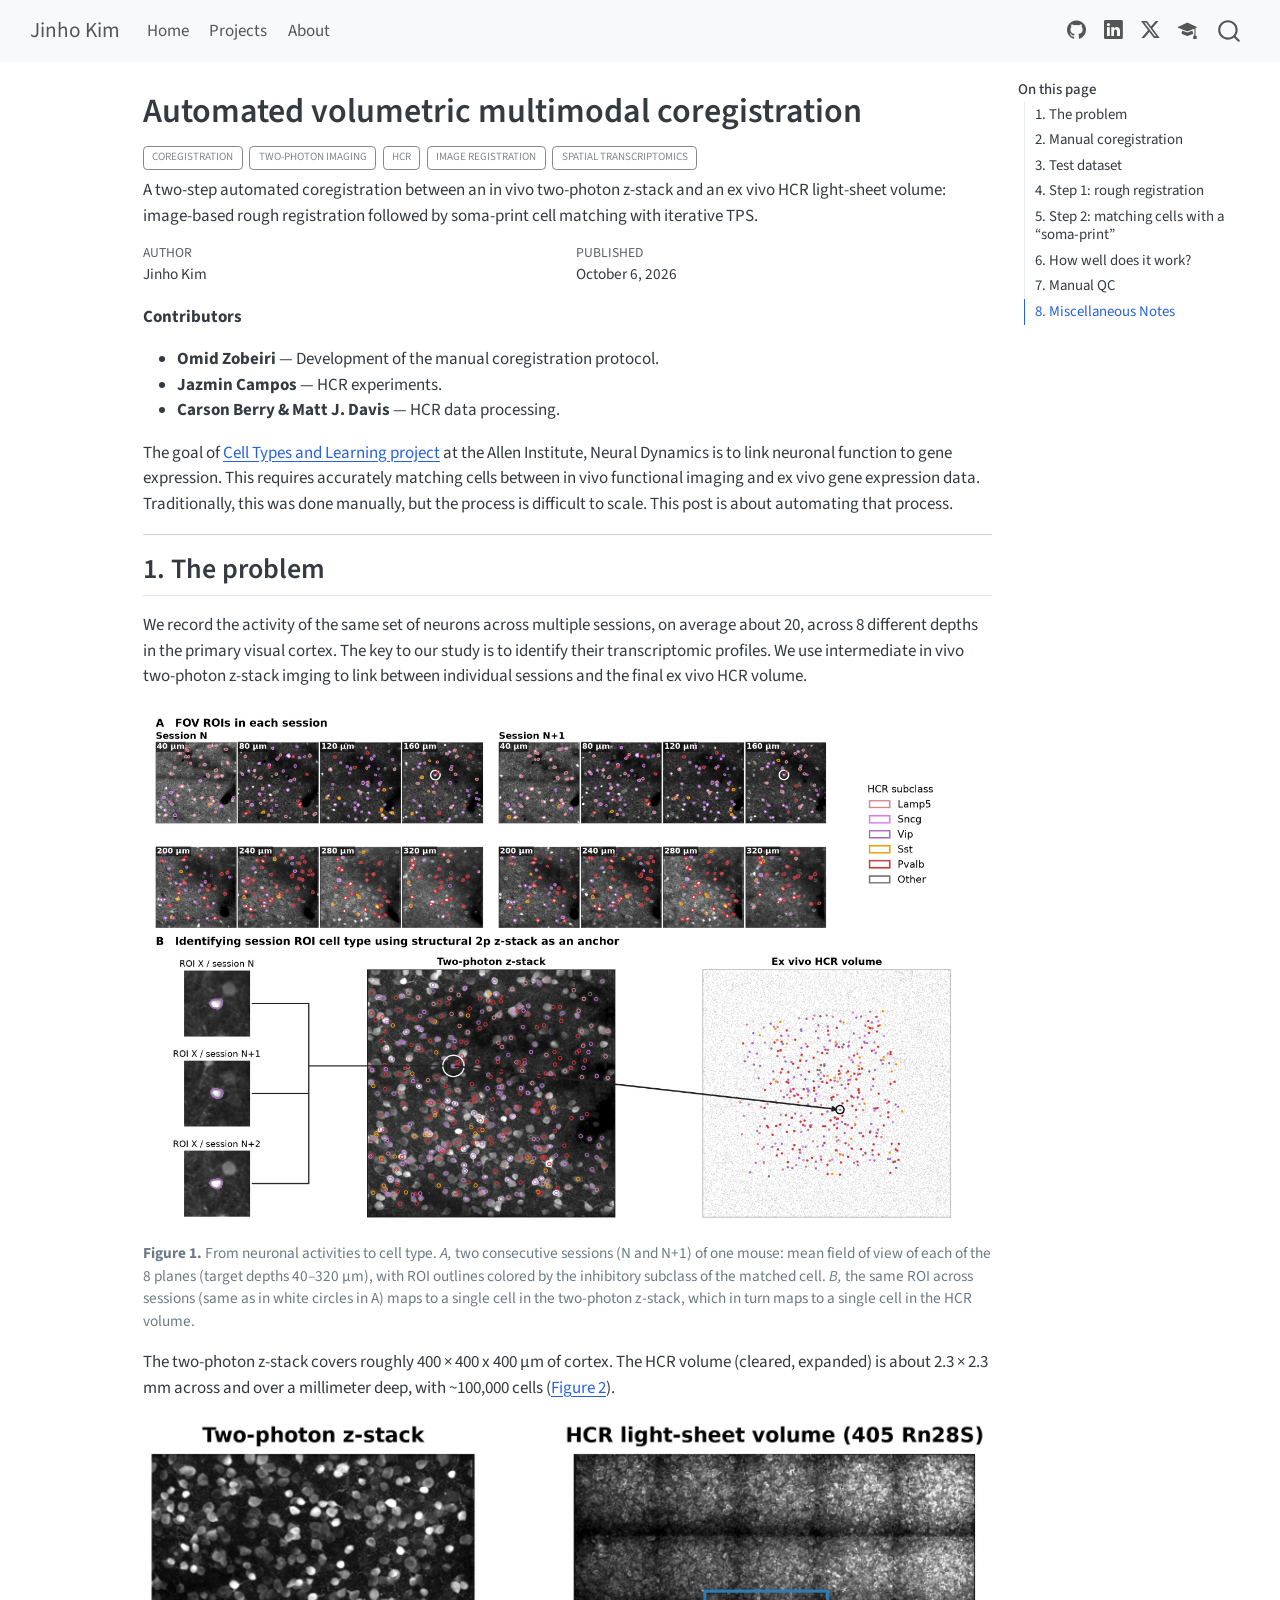
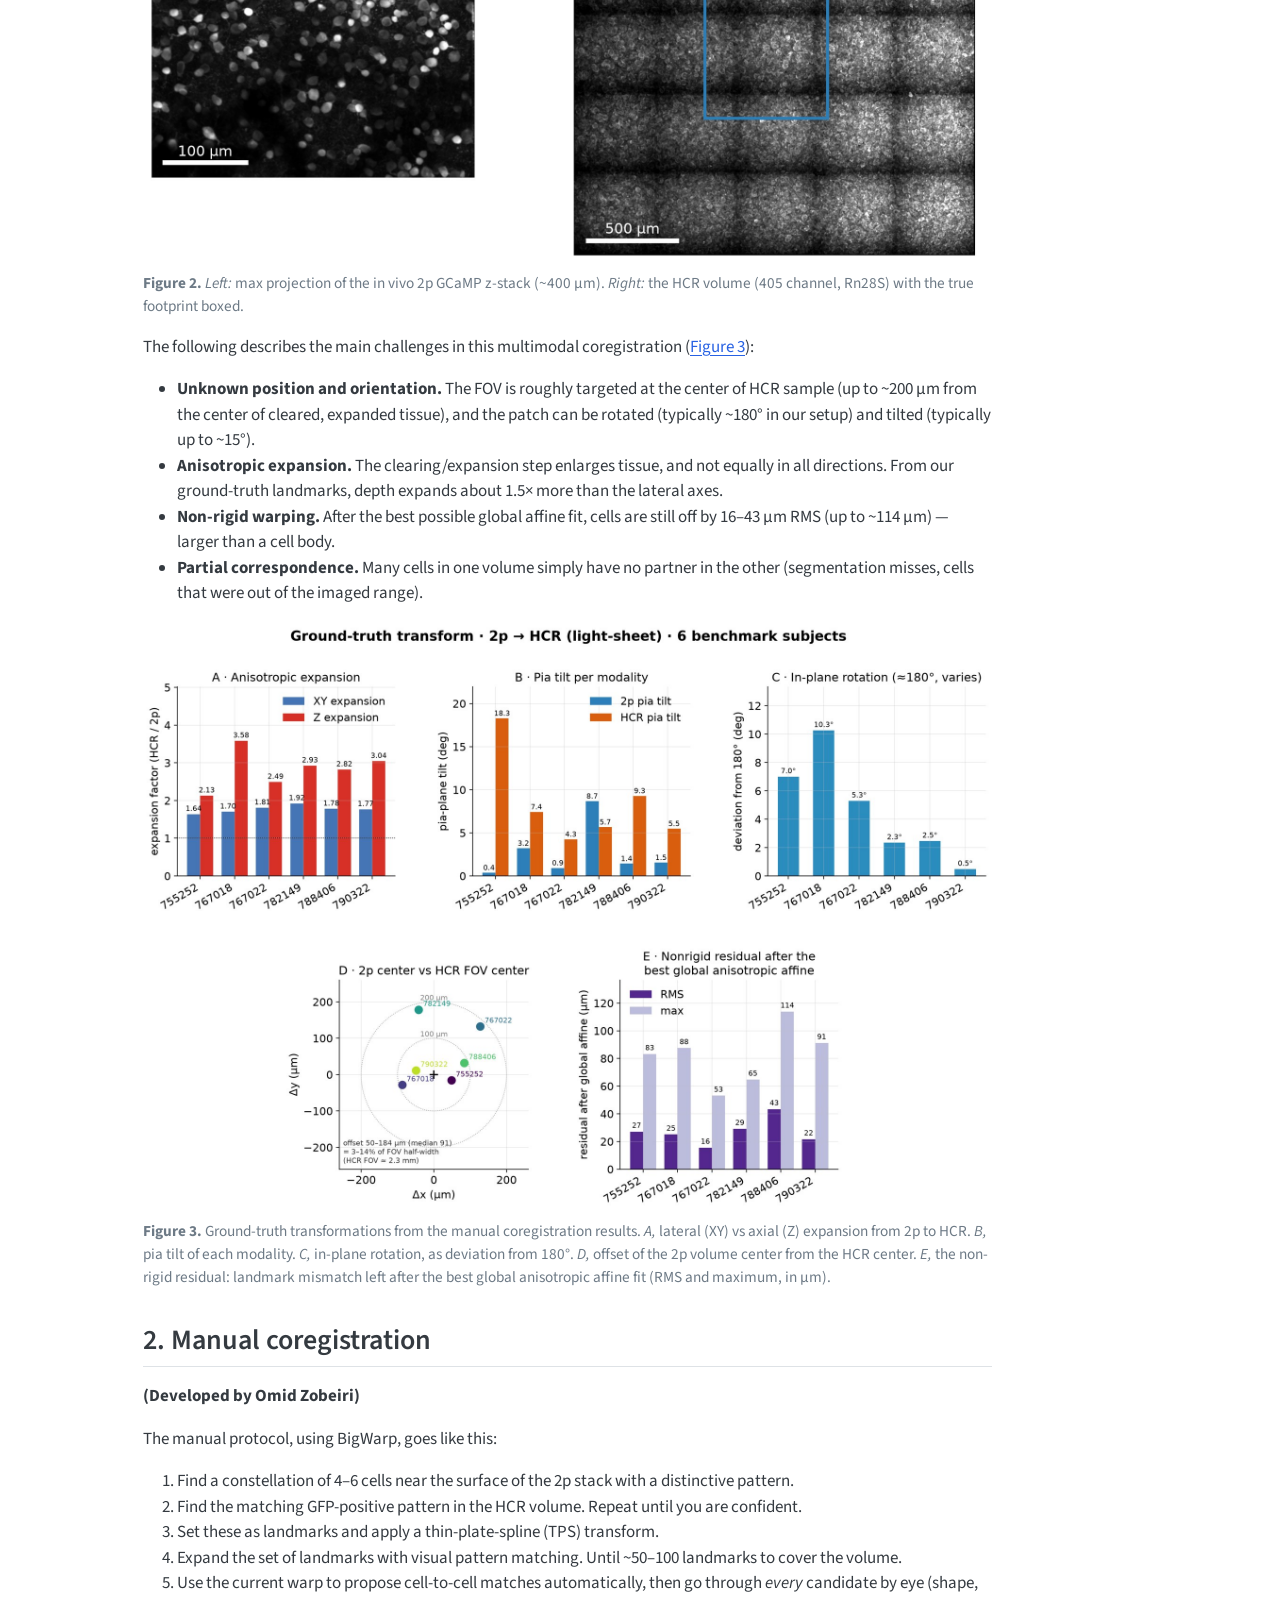
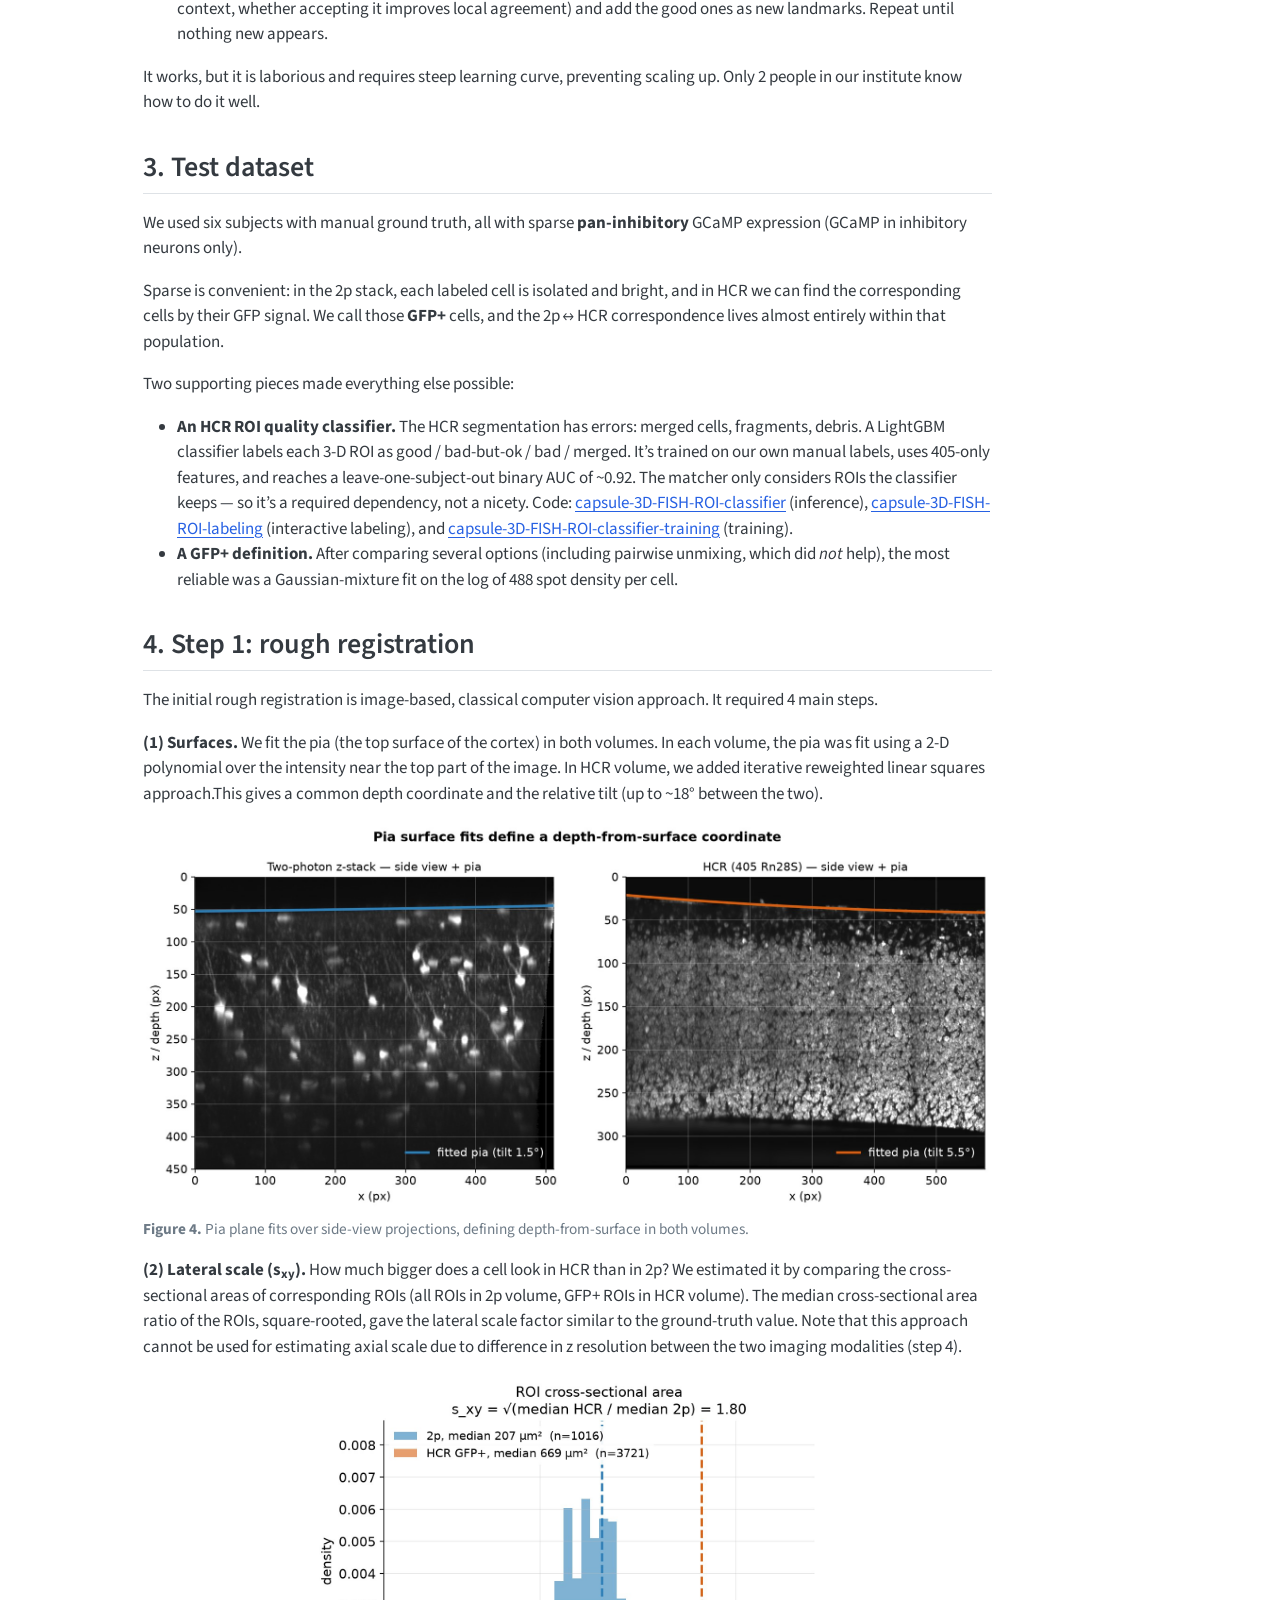
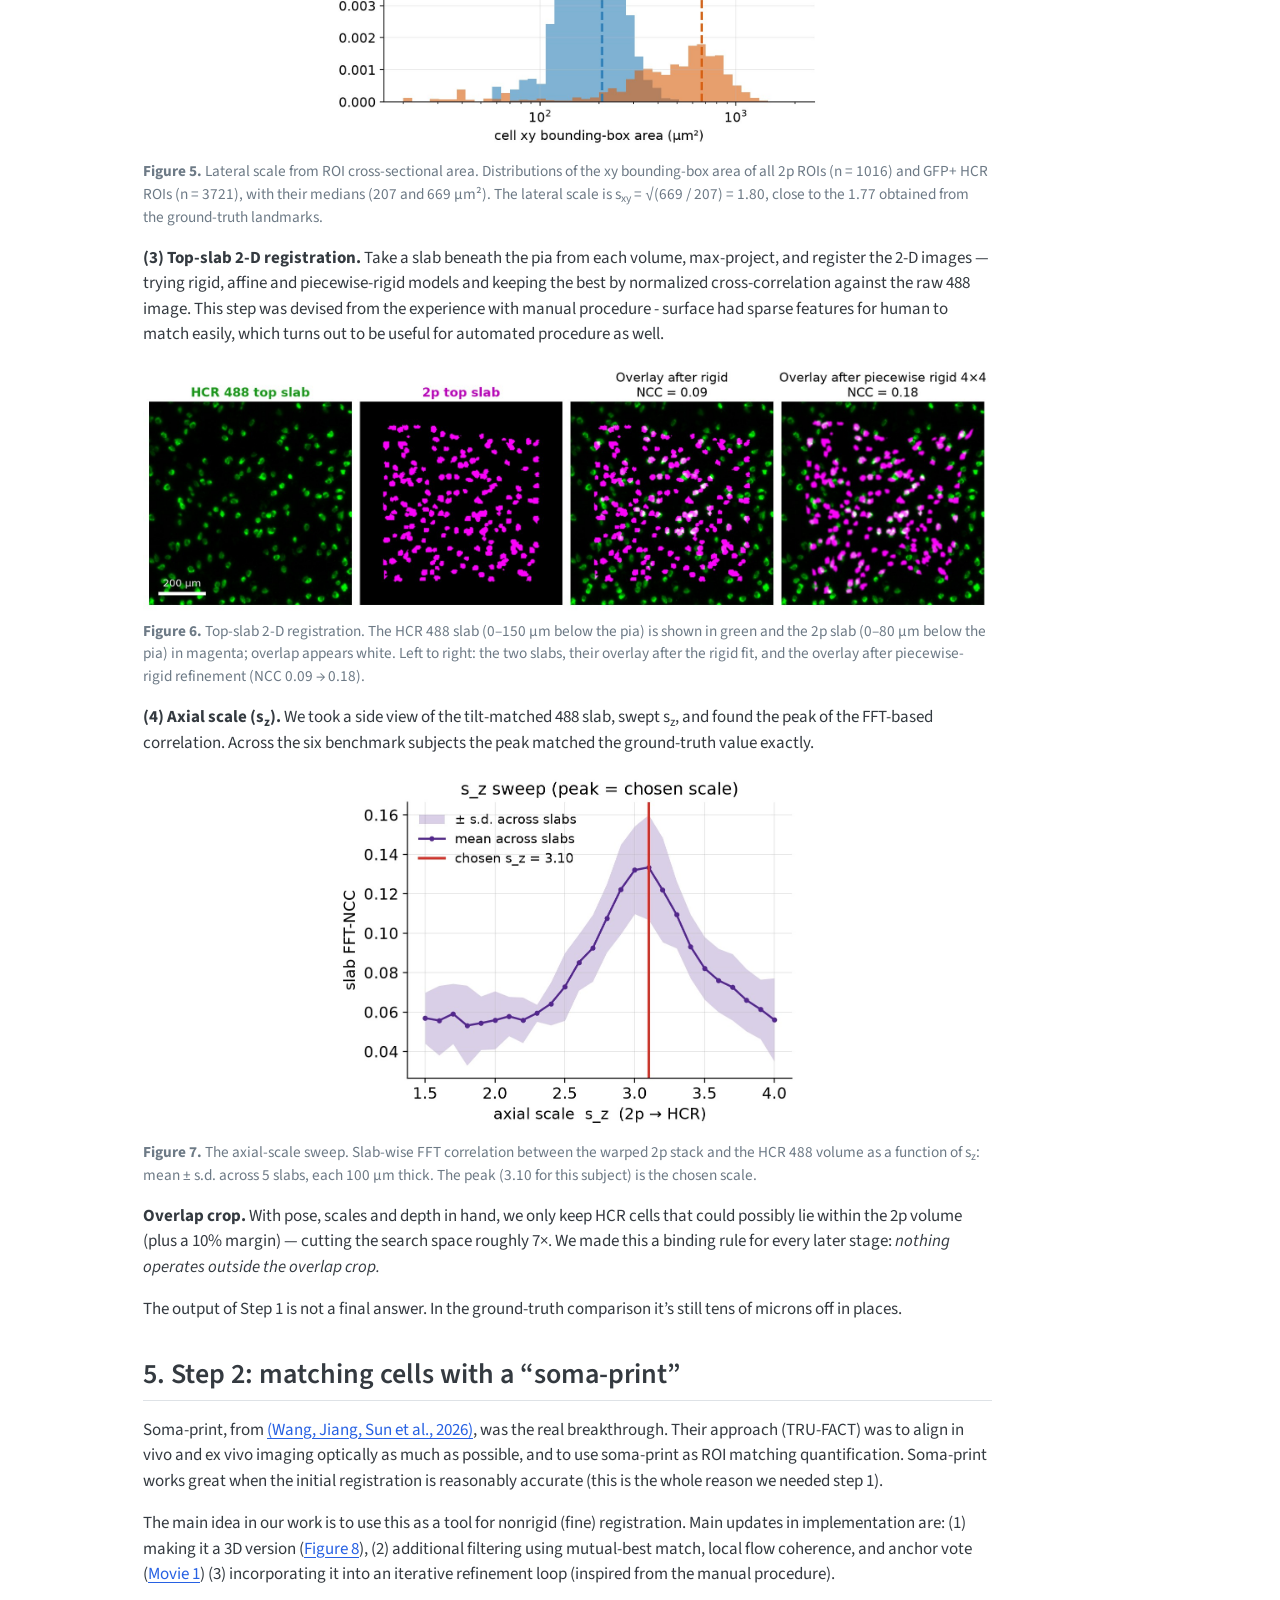
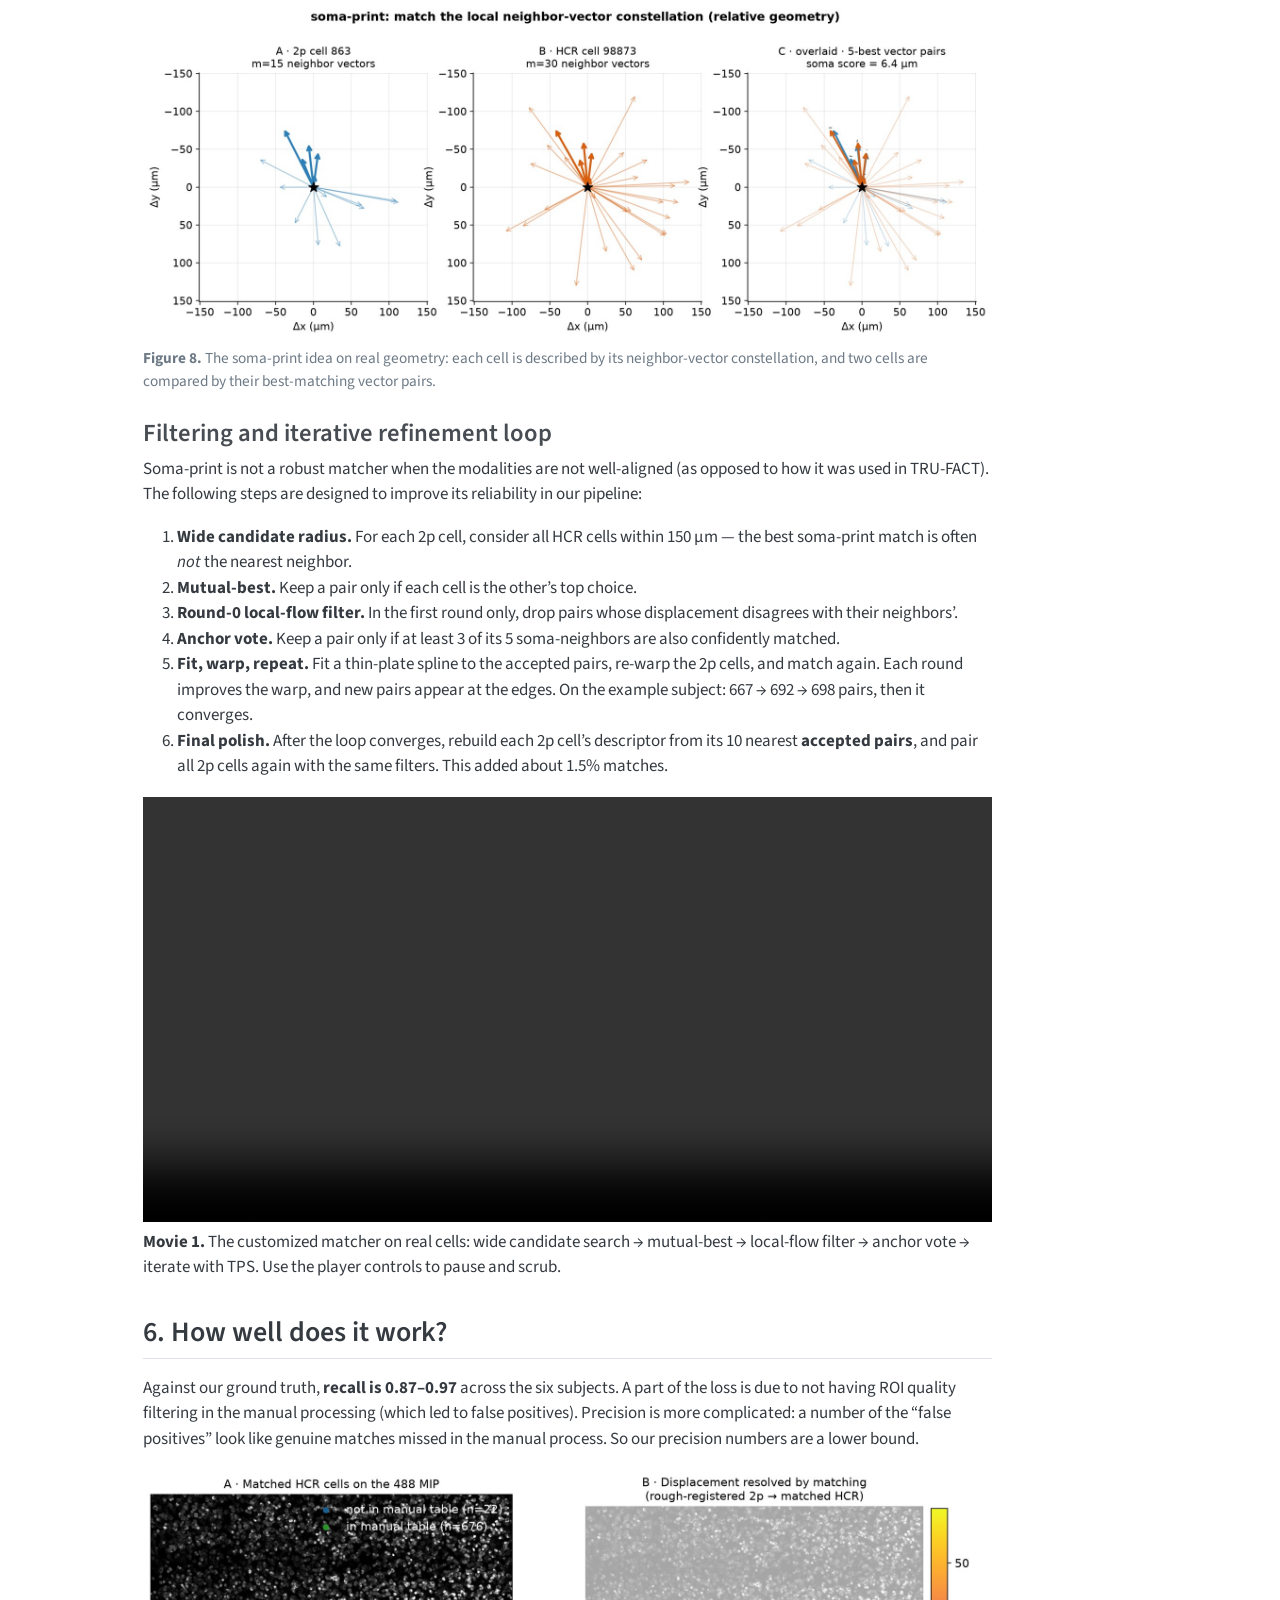
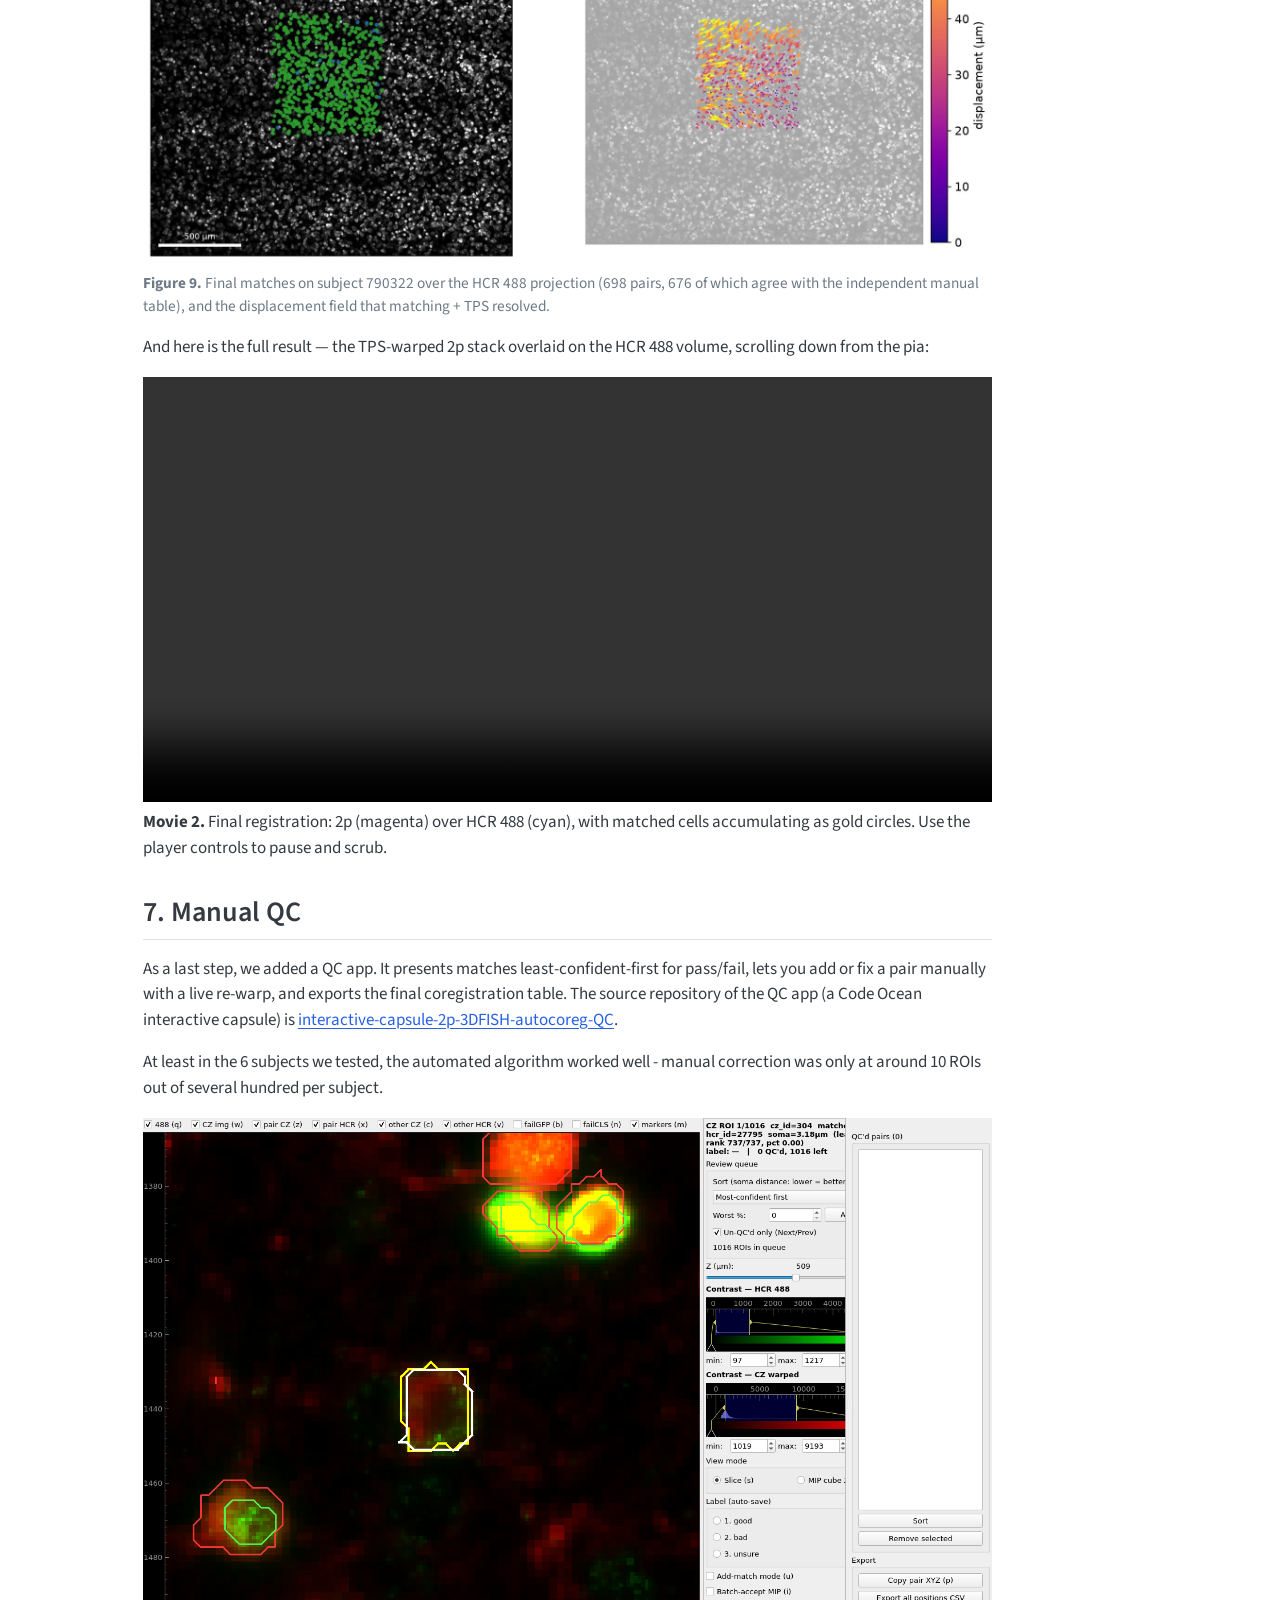
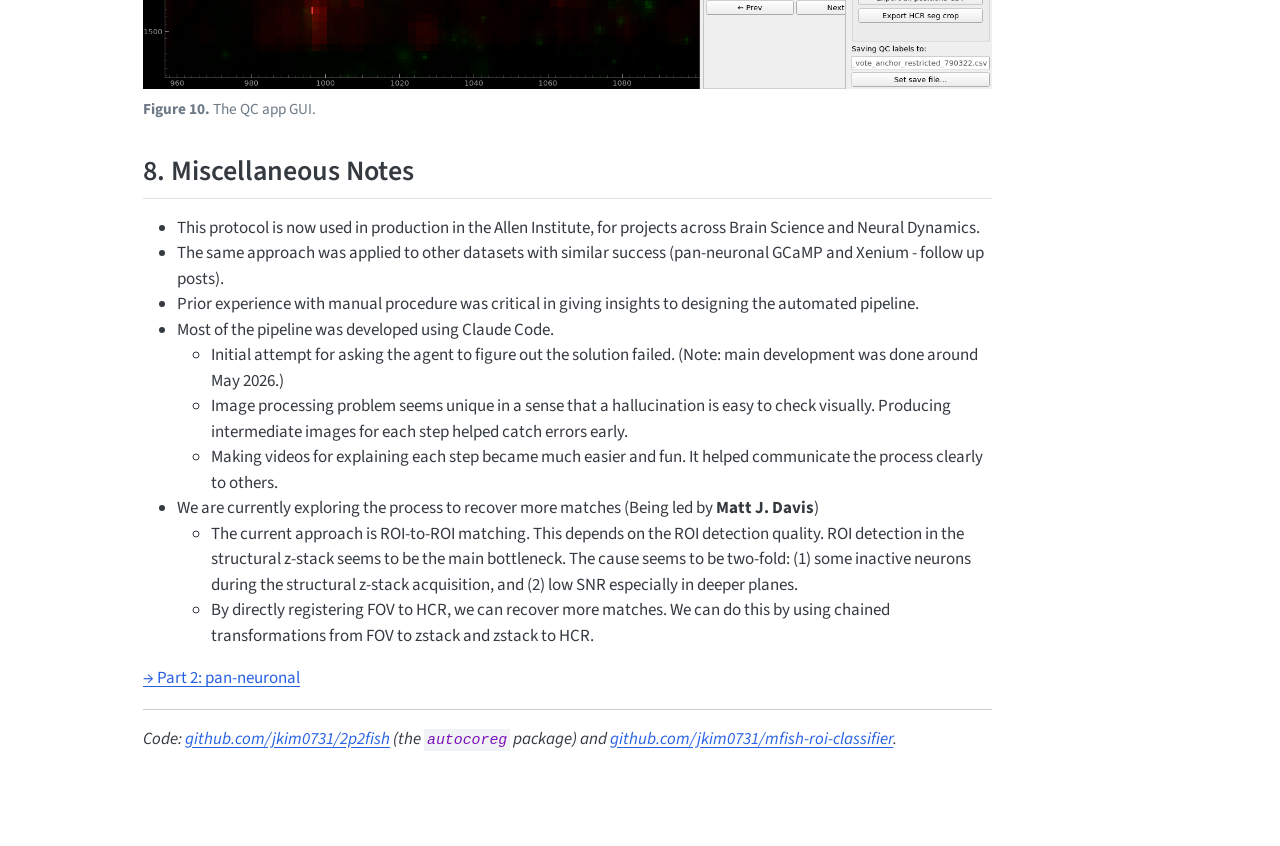
<file: posts/2026-10-auto-coregistration-1-pan-inhibitory/index.html>
<!DOCTYPE html>
<html xmlns="http://www.w3.org/1999/xhtml" lang="en" xml:lang="en"><head>

<meta charset="utf-8">
<meta name="generator" content="quarto-1.10.18">

<meta name="viewport" content="width=device-width, initial-scale=1.0, user-scalable=yes">

<meta name="author" content="Jinho Kim">
<meta name="dcterms.date" content="2026-10-06">
<meta name="description" content="A two-step automated coregistration between an in vivo two-photon z-stack and an ex vivo HCR light-sheet volume: image-based rough registration followed by soma-print cell matching with iterative TPS.">

<title>Automated volumetric multimodal coregistration – Jinho Kim</title>
<style>
/* Default styles provided by pandoc.
** See https://pandoc.org/MANUAL.html#variables-for-html for config info.
*/
span.smallcaps{font-variant: small-caps;}
div.columns{display: flex; gap: 1.5em;}
div.column{flex: auto;}
@media screen {
div.columns{gap: min(4vw, 1.5em);}
div.column{overflow-x: auto;}
}
div.hanging-indent{margin-left: 1.5em; text-indent: -1.5em;}
ul.task-list{list-style: none;}
ul.task-list li input[type="checkbox"] {
  width: 0.8em;
  margin: 0 0.8em 0.2em -1em; /* quarto-specific, see https://github.com/quarto-dev/quarto-cli/issues/4556 */ 
  vertical-align: middle;
}
</style>


<script src="../../site_libs/quarto-nav/quarto-nav.js"></script>
<script src="../../site_libs/quarto-nav/headroom.min.js"></script>
<script src="../../site_libs/clipboard/clipboard.min.js"></script>
<script src="../../site_libs/quarto-search/autocomplete.umd.js"></script>
<script src="../../site_libs/quarto-search/fuse.min.js"></script>
<script src="../../site_libs/quarto-search/quarto-search.js"></script>
<meta name="quarto:offset" content="../../">
<script src="../../site_libs/quarto-html/quarto.js" type="module"></script>
<script src="../../site_libs/quarto-html/tabsets/tabsets.js" type="module"></script>
<script src="../../site_libs/quarto-html/popper.min.js"></script>
<script src="../../site_libs/quarto-html/tippy.umd.min.js"></script>
<script src="../../site_libs/quarto-html/anchor.min.js"></script>
<link href="../../site_libs/quarto-html/tippy.css" rel="stylesheet">
<link href="../../site_libs/quarto-html/quarto-syntax-highlighting-64a204ab8560d761af7679ceaba22944.css" rel="stylesheet" id="quarto-text-highlighting-styles">
<script src="../../site_libs/bootstrap/bootstrap.min.js"></script>
<link href="../../site_libs/bootstrap/bootstrap-icons.css" rel="stylesheet">
<link href="../../site_libs/bootstrap/bootstrap-c9cd6a6c384a00c1108c2fbf891553a7.min.css" rel="stylesheet" append-hash="true" id="quarto-bootstrap" data-mode="light">
<script id="quarto-search-options" type="application/json">{
  "location": "navbar",
  "copy-button": false,
  "collapse-after": 3,
  "panel-placement": "end",
  "type": "overlay",
  "limit": 50,
  "keyboard-shortcut": [
    "f",
    "/",
    "s"
  ],
  "show-item-context": false,
  "language": {
    "search-no-results-text": "No results",
    "search-matching-documents-text": "matching documents",
    "search-copy-link-title": "Copy link to search",
    "search-hide-matches-text": "Hide additional matches",
    "search-more-match-text": "more match in this document",
    "search-more-matches-text": "more matches in this document",
    "search-clear-button-title": "Clear",
    "search-text-placeholder": "",
    "search-detached-cancel-button-title": "Cancel",
    "search-submit-button-title": "Submit",
    "search-label": "Search"
  }
}</script>


<link rel="stylesheet" href="../../styles.css">
</head>

<body class="nav-fixed quarto-light">

<div id="quarto-search-results"></div>
  <header id="quarto-header" class="headroom fixed-top">
    <nav class="navbar navbar-expand-lg " data-bs-theme="dark">
      <div class="navbar-container container-fluid">
      <div class="navbar-brand-container mx-auto">
    <a class="navbar-brand" href="../../index.html">
    <span class="navbar-title">Jinho Kim</span>
    </a>
  </div>
            <div id="quarto-search" class="" title="Search"></div>
          <button class="navbar-toggler" type="button" data-bs-toggle="collapse" data-bs-target="#navbarCollapse" aria-controls="navbarCollapse" role="menu" aria-expanded="false" aria-label="Toggle navigation" onclick="if (window.quartoToggleHeadroom) { window.quartoToggleHeadroom(); }">
  <span class="navbar-toggler-icon"></span>
</button>
          <div class="collapse navbar-collapse" id="navbarCollapse">
            <ul class="navbar-nav navbar-nav-scroll me-auto">
  <li class="nav-item">
    <a class="nav-link" href="../../index.html"> 
<span class="menu-text">Home</span></a>
  </li>  
  <li class="nav-item">
    <a class="nav-link" href="../../projects.html"> 
<span class="menu-text">Projects</span></a>
  </li>  
  <li class="nav-item">
    <a class="nav-link" href="../../about.html"> 
<span class="menu-text">About</span></a>
  </li>  
</ul>
            <ul class="navbar-nav navbar-nav-scroll ms-auto">
  <li class="nav-item compact">
    <a class="nav-link" href="https://github.com/jkim0731/"> <i class="bi bi-github" role="img" aria-label="GitHub">
</i> 
<span class="menu-text"></span></a>
  </li>  
  <li class="nav-item compact">
    <a class="nav-link" href="https://www.linkedin.com/in/jinho-kim-548a447/"> <i class="bi bi-linkedin" role="img" aria-label="LinkedIn">
</i> 
<span class="menu-text"></span></a>
  </li>  
  <li class="nav-item compact">
    <a class="nav-link" href="https://x.com/jkimkj"> <i class="bi bi-twitter-x" role="img" aria-label="X (Twitter)">
</i> 
<span class="menu-text"></span></a>
  </li>  
  <li class="nav-item compact">
    <a class="nav-link" href="https://scholar.google.com/citations?user=IcxEW8YAAAAJ&amp;hl=en"> <i class="bi bi-mortarboard-fill" role="img" aria-label="Google Scholar">
</i> 
<span class="menu-text"></span></a>
  </li>  
</ul>
          </div> <!-- /navcollapse -->
            <div class="quarto-navbar-tools">
</div>
      </div> <!-- /container-fluid -->
    </nav>
</header>
<!-- content -->
<div id="quarto-content" class="quarto-container page-columns page-rows-contents page-layout-article page-navbar">
<!-- sidebar -->
<!-- margin-sidebar -->
    <div id="quarto-margin-sidebar" class="sidebar margin-sidebar">
        <nav id="TOC" role="doc-toc" class="toc-active">
    <h2 id="toc-title">On this page</h2>
   
  <ul>
  <li><a href="#the-problem" id="toc-the-problem" class="nav-link active" data-scroll-target="#the-problem">1. The problem</a></li>
  <li><a href="#manual-coregistration" id="toc-manual-coregistration" class="nav-link" data-scroll-target="#manual-coregistration">2. Manual coregistration</a></li>
  <li><a href="#test-dataset" id="toc-test-dataset" class="nav-link" data-scroll-target="#test-dataset">3. Test dataset</a></li>
  <li><a href="#step-1-rough-registration" id="toc-step-1-rough-registration" class="nav-link" data-scroll-target="#step-1-rough-registration">4. Step 1: rough registration</a></li>
  <li><a href="#step-2-matching-cells-with-a-soma-print" id="toc-step-2-matching-cells-with-a-soma-print" class="nav-link" data-scroll-target="#step-2-matching-cells-with-a-soma-print">5. Step 2: matching cells with a “soma-print”</a>
  <ul class="collapse">
  <li><a href="#filtering-and-iterative-refinement-loop" id="toc-filtering-and-iterative-refinement-loop" class="nav-link" data-scroll-target="#filtering-and-iterative-refinement-loop">Filtering and iterative refinement loop</a></li>
  </ul></li>
  <li><a href="#how-well-does-it-work" id="toc-how-well-does-it-work" class="nav-link" data-scroll-target="#how-well-does-it-work">6. How well does it work?</a></li>
  <li><a href="#manual-qc" id="toc-manual-qc" class="nav-link" data-scroll-target="#manual-qc">7. Manual QC</a></li>
  <li><a href="#miscellaneous-notes" id="toc-miscellaneous-notes" class="nav-link" data-scroll-target="#miscellaneous-notes">8. Miscellaneous Notes</a></li>
  </ul>
</nav>
    </div>
<!-- main -->
<main class="content" id="quarto-document-content">

<header id="title-block-header" class="quarto-title-block default">
<div class="quarto-title">
<h1 class="title">Automated volumetric multimodal coregistration</h1>
  <div class="quarto-categories">
    <div class="quarto-category">coregistration</div>
    <div class="quarto-category">two-photon imaging</div>
    <div class="quarto-category">HCR</div>
    <div class="quarto-category">image registration</div>
    <div class="quarto-category">spatial transcriptomics</div>
  </div>
  </div>

<div>
  <div class="description">
    A two-step automated coregistration between an in vivo two-photon z-stack and an ex vivo HCR light-sheet volume: image-based rough registration followed by soma-print cell matching with iterative TPS.
  </div>
</div>


<div class="quarto-title-meta">

    <div>
    <div class="quarto-title-meta-heading">Author</div>
    <div class="quarto-title-meta-contents">
             <p>Jinho Kim </p>
          </div>
  </div>
    
    <div>
    <div class="quarto-title-meta-heading">Published</div>
    <div class="quarto-title-meta-contents">
      <p class="date">October 6, 2026</p>
    </div>
  </div>
  
    
  </div>
  


</header>


<p><strong>Contributors</strong></p>
<ul>
<li><strong>Omid Zobeiri</strong> — Development of the manual coregistration protocol.</li>
<li><strong>Jazmin Campos</strong> — HCR experiments.</li>
<li><strong>Carson Berry &amp; Matt J. Davis</strong> — HCR data processing.</li>
</ul>
<p>The goal of <a href="https://www.allenneuraldynamics.org/projects/cell-types-learning">Cell Types and Learning project</a> at the Allen Institute, Neural Dynamics is to link neuronal function to gene expression. This requires accurately matching cells between in vivo functional imaging and ex vivo gene expression data. Traditionally, this was done manually, but the process is difficult to scale. This post is about automating that process.</p>
<hr>
<section id="the-problem" class="level2">
<h2 class="anchored" data-anchor-id="the-problem">1. The problem</h2>
<p>We record the activity of the same set of neurons across multiple sessions, on average about 20, across 8 different depths in the primary visual cortex. The key to our study is to identify their transcriptomic profiles. We use intermediate in vivo two-photon z-stack imging to link between individual sessions and the final ex vivo HCR volume.</p>
<div id="figure-1" class="quarto-figure quarto-figure-center anchored">
<figure class="figure">
<p><img src="figures/fig_sessions_to_hcr.jpg" class="img-fluid figure-img"></p>
<figcaption><strong>Figure 1.</strong> From neuronal activities to cell type. <em>A,</em> two consecutive sessions (N and N+1) of one mouse: mean field of view of each of the 8 planes (target depths 40–320 µm), with ROI outlines colored by the inhibitory subclass of the matched cell. <em>B,</em> the same ROI across sessions (same as in white circles in A) maps to a single cell in the two-photon z-stack, which in turn maps to a single cell in the HCR volume.</figcaption>
</figure>
</div>
<p>The two-photon z-stack covers roughly 400 × 400 x 400 µm of cortex. The HCR volume (cleared, expanded) is about 2.3 × 2.3 mm across and over a millimeter deep, with ~100,000 cells (<a href="#figure-2">Figure 2</a>).</p>
<div id="figure-2" class="quarto-figure quarto-figure-center anchored">
<figure class="figure">
<p><img src="figures/fig_00_problem_overview.jpg" class="img-fluid figure-img"></p>
<figcaption><strong>Figure 2.</strong> <em>Left:</em> max projection of the in vivo 2p GCaMP z-stack (~400 µm). <em>Right:</em> the HCR volume (405 channel, Rn28S) with the true footprint boxed.</figcaption>
</figure>
</div>
<p>The following describes the main challenges in this multimodal coregistration (<a href="#figure-3">Figure 3</a>):</p>
<ul>
<li><strong>Unknown position and orientation.</strong> The FOV is roughly targeted at the center of HCR sample (up to ~200 µm from the center of cleared, expanded tissue), and the patch can be rotated (typically ~180° in our setup) and tilted (typically up to ~15°).</li>
<li><strong>Anisotropic expansion.</strong> The clearing/expansion step enlarges tissue, and not equally in all directions. From our ground-truth landmarks, depth expands about 1.5× more than the lateral axes.</li>
<li><strong>Non-rigid warping.</strong> After the best possible global affine fit, cells are still off by 16–43 µm RMS (up to ~114 µm) — larger than a cell body.</li>
<li><strong>Partial correspondence.</strong> Many cells in one volume simply have no partner in the other (segmentation misses, cells that were out of the imaged range).</li>
</ul>
<div id="figure-3" class="quarto-figure quarto-figure-center anchored">
<figure class="figure">
<p><img src="figures/fig_01_gt_expansion.jpg" class="img-fluid figure-img"></p>
<figcaption><strong>Figure 3.</strong> Ground-truth transformations from the manual coregistration results. <em>A,</em> lateral (XY) vs axial (Z) expansion from 2p to HCR. <em>B,</em> pia tilt of each modality. <em>C,</em> in-plane rotation, as deviation from 180°. <em>D,</em> offset of the 2p volume center from the HCR center. <em>E,</em> the non-rigid residual: landmark mismatch left after the best global anisotropic affine fit (RMS and maximum, in µm).</figcaption>
</figure>
</div>
</section>
<section id="manual-coregistration" class="level2">
<h2 class="anchored" data-anchor-id="manual-coregistration">2. Manual coregistration</h2>
<p><strong>(Developed by Omid Zobeiri)</strong></p>
<p>The manual protocol, using BigWarp, goes like this:</p>
<ol type="1">
<li>Find a constellation of 4–6 cells near the surface of the 2p stack with a distinctive pattern.</li>
<li>Find the matching GFP-positive pattern in the HCR volume. Repeat until you are confident.</li>
<li>Set these as landmarks and apply a thin-plate-spline (TPS) transform.</li>
<li>Expand the set of landmarks with visual pattern matching. Until ~50–100 landmarks to cover the volume.</li>
<li>Use the current warp to propose cell-to-cell matches automatically, then go through <em>every</em> candidate by eye (shape, context, whether accepting it improves local agreement) and add the good ones as new landmarks. Repeat until nothing new appears.</li>
</ol>
<p>It works, but it is laborious and requires steep learning curve, preventing scaling up. Only 2 people in our institute know how to do it well.</p>
</section>
<section id="test-dataset" class="level2">
<h2 class="anchored" data-anchor-id="test-dataset">3. Test dataset</h2>
<p>We used six subjects with manual ground truth, all with sparse <strong>pan-inhibitory</strong> GCaMP expression (GCaMP in inhibitory neurons only).</p>
<p>Sparse is convenient: in the 2p stack, each labeled cell is isolated and bright, and in HCR we can find the corresponding cells by their GFP signal. We call those <strong>GFP+</strong> cells, and the 2p ↔︎ HCR correspondence lives almost entirely within that population.</p>
<p>Two supporting pieces made everything else possible:</p>
<ul>
<li><strong>An HCR ROI quality classifier.</strong> The HCR segmentation has errors: merged cells, fragments, debris. A LightGBM classifier labels each 3-D ROI as good / bad-but-ok / bad / merged. It’s trained on our own manual labels, uses 405-only features, and reaches a leave-one-subject-out binary AUC of ~0.92. The matcher only considers ROIs the classifier keeps — so it’s a required dependency, not a nicety. Code: <a href="https://github.com/AllenNeuralDynamics/capsule-3D-FISH-ROI-classifier">capsule-3D-FISH-ROI-classifier</a> (inference), <a href="https://github.com/AllenNeuralDynamics/capsule-3D-FISH-ROI-labeling">capsule-3D-FISH-ROI-labeling</a> (interactive labeling), and <a href="https://github.com/AllenNeuralDynamics/capsule-3D-FISH-ROI-classifier-training">capsule-3D-FISH-ROI-classifier-training</a> (training).</li>
<li><strong>A GFP+ definition.</strong> After comparing several options (including pairwise unmixing, which did <em>not</em> help), the most reliable was a Gaussian-mixture fit on the log of 488 spot density per cell.</li>
</ul>
</section>
<section id="step-1-rough-registration" class="level2">
<h2 class="anchored" data-anchor-id="step-1-rough-registration">4. Step 1: rough registration</h2>
<p>The initial rough registration is image-based, classical computer vision approach. It required 4 main steps.</p>
<p><strong>(1) Surfaces.</strong> We fit the pia (the top surface of the cortex) in both volumes. In each volume, the pia was fit using a 2-D polynomial over the intensity near the top part of the image. In HCR volume, we added iterative reweighted linear squares approach.This gives a common depth coordinate and the relative tilt (up to ~18° between the two).</p>
<div id="figure-4" class="quarto-figure quarto-figure-center anchored">
<figure class="figure">
<p><img src="figures/fig_03_surfaces.jpg" class="img-fluid figure-img"></p>
<figcaption><strong>Figure 4.</strong> Pia plane fits over side-view projections, defining depth-from-surface in both volumes.</figcaption>
</figure>
</div>
<p><strong>(2) Lateral scale (s<sub>xy</sub>).</strong> How much bigger does a cell look in HCR than in 2p? We estimated it by comparing the cross-sectional areas of corresponding ROIs (all ROIs in 2p volume, GFP+ ROIs in HCR volume). The median cross-sectional area ratio of the ROIs, square-rooted, gave the lateral scale factor similar to the ground-truth value. Note that this approach cannot be used for estimating axial scale due to difference in z resolution between the two imaging modalities (step 4).</p>
<div id="figure-5" class="quarto-figure quarto-figure-center anchored">
<figure class="figure">
<p><img src="figures/fig_04_sxy_roi_area.jpg" class="img-fluid figure-img" style="width:60.0%"></p>
<figcaption><strong>Figure 5.</strong> Lateral scale from ROI cross-sectional area. Distributions of the xy bounding-box area of all 2p ROIs (n = 1016) and GFP+ HCR ROIs (n = 3721), with their medians (207 and 669 µm²). The lateral scale is s<sub>xy</sub> = √(669 / 207) = 1.80, close to the 1.77 obtained from the ground-truth landmarks.</figcaption>
</figure>
</div>
<p><strong>(3) Top-slab 2-D registration.</strong> Take a slab beneath the pia from each volume, max-project, and register the 2-D images — trying rigid, affine and piecewise-rigid models and keeping the best by normalized cross-correlation against the raw 488 image. This step was devised from the experience with manual procedure - surface had sparse features for human to match easily, which turns out to be useful for automated procedure as well.</p>
<div id="figure-6" class="quarto-figure quarto-figure-center anchored">
<figure class="figure">
<p><img src="figures/fig_05_topslab_reg.jpg" class="img-fluid figure-img"></p>
<figcaption><strong>Figure 6.</strong> Top-slab 2-D registration. The HCR 488 slab (0–150 µm below the pia) is shown in green and the 2p slab (0–80 µm below the pia) in magenta; overlap appears white. Left to right: the two slabs, their overlay after the rigid fit, and the overlay after piecewise-rigid refinement (NCC 0.09 → 0.18).</figcaption>
</figure>
</div>
<p><strong>(4) Axial scale (s<sub>z</sub>).</strong> We took a side view of the tilt-matched 488 slab, swept s<sub>z</sub>, and found the peak of the FFT-based correlation. Across the six benchmark subjects the peak matched the ground-truth value exactly.</p>
<div id="figure-7" class="quarto-figure quarto-figure-center anchored">
<figure class="figure">
<p><img src="figures/fig_06_sz_fft.jpg" class="img-fluid figure-img" style="width:55.0%"></p>
<figcaption><strong>Figure 7.</strong> The axial-scale sweep. Slab-wise FFT correlation between the warped 2p stack and the HCR 488 volume as a function of s<sub>z</sub>: mean ± s.d. across 5 slabs, each 100 µm thick. The peak (3.10 for this subject) is the chosen scale.</figcaption>
</figure>
</div>
<p><strong>Overlap crop.</strong> With pose, scales and depth in hand, we only keep HCR cells that could possibly lie within the 2p volume (plus a 10% margin) — cutting the search space roughly 7×. We made this a binding rule for every later stage: <em>nothing operates outside the overlap crop.</em></p>
<p>The output of Step 1 is not a final answer. In the ground-truth comparison it’s still tens of microns off in places.</p>
</section>
<section id="step-2-matching-cells-with-a-soma-print" class="level2">
<h2 class="anchored" data-anchor-id="step-2-matching-cells-with-a-soma-print">5. Step 2: matching cells with a “soma-print”</h2>
<p>Soma-print, from <a href="https://www.biorxiv.org/content/10.64898/2026.04.28.719500v1.full.pdf">(Wang, Jiang, Sun et al., 2026)</a>, was the real breakthrough. Their approach (TRU-FACT) was to align in vivo and ex vivo imaging optically as much as possible, and to use soma-print as ROI matching quantification. Soma-print works great when the initial registration is reasonably accurate (this is the whole reason we needed step 1).</p>
<p>The main idea in our work is to use this as a tool for nonrigid (fine) registration. Main updates in implementation are: (1) making it a 3D version (<a href="#figure-8">Figure 8</a>), (2) additional filtering using mutual-best match, local flow coherence, and anchor vote (<a href="#movie-1">Movie 1</a>) (3) incorporating it into an iterative refinement loop (inspired from the manual procedure).</p>
<div id="figure-8" class="quarto-figure quarto-figure-center anchored">
<figure class="figure">
<p><img src="figures/fig_08_somaprint_concept.jpg" class="img-fluid figure-img"></p>
<figcaption><strong>Figure 8.</strong> The soma-print idea on real geometry: each cell is described by its neighbor-vector constellation, and two cells are compared by their best-matching vector pairs.</figcaption>
</figure>
</div>
<section id="filtering-and-iterative-refinement-loop" class="level3">
<h3 class="anchored" data-anchor-id="filtering-and-iterative-refinement-loop">Filtering and iterative refinement loop</h3>
<p>Soma-print is not a robust matcher when the modalities are not well-aligned (as opposed to how it was used in TRU-FACT). The following steps are designed to improve its reliability in our pipeline:</p>
<ol type="1">
<li><strong>Wide candidate radius.</strong> For each 2p cell, consider all HCR cells within 150 µm — the best soma-print match is often <em>not</em> the nearest neighbor.</li>
<li><strong>Mutual-best.</strong> Keep a pair only if each cell is the other’s top choice.</li>
<li><strong>Round-0 local-flow filter.</strong> In the first round only, drop pairs whose displacement disagrees with their neighbors’.</li>
<li><strong>Anchor vote.</strong> Keep a pair only if at least 3 of its 5 soma-neighbors are also confidently matched.</li>
<li><strong>Fit, warp, repeat.</strong> Fit a thin-plate spline to the accepted pairs, re-warp the 2p cells, and match again. Each round improves the warp, and new pairs appear at the edges. On the example subject: 667 → 692 → 698 pairs, then it converges.</li>
<li><strong>Final polish.</strong> After the loop converges, rebuild each 2p cell’s descriptor from its 10 nearest <strong>accepted pairs</strong>, and pair all 2p cells again with the same filters. This added about 1.5% matches.</li>
</ol>
<div id="movie-1">
<video src="figures/mov_auto_4_matcher.mp4" controls="" preload="metadata" style="width:100%">
</video>
<p><strong>Movie 1.</strong> The customized matcher on real cells: wide candidate search → mutual-best → local-flow filter → anchor vote → iterate with TPS. Use the player controls to pause and scrub.</p>
</div>
</section>
</section>
<section id="how-well-does-it-work" class="level2">
<h2 class="anchored" data-anchor-id="how-well-does-it-work">6. How well does it work?</h2>
<p>Against our ground truth, <strong>recall is 0.87–0.97</strong> across the six subjects. A part of the loss is due to not having ROI quality filtering in the manual processing (which led to false positives). Precision is more complicated: a number of the “false positives” look like genuine matches missed in the manual process. So our precision numbers are a lower bound.</p>
<div id="figure-9" class="quarto-figure quarto-figure-center anchored">
<figure class="figure">
<p><img src="figures/fig_10_final_matches.jpg" class="img-fluid figure-img"></p>
<figcaption><strong>Figure 9.</strong> Final matches on subject 790322 over the HCR 488 projection (698 pairs, 676 of which agree with the independent manual table), and the displacement field that matching + TPS resolved.</figcaption>
</figure>
</div>
<p>And here is the full result — the TPS-warped 2p stack overlaid on the HCR 488 volume, scrolling down from the pia:</p>
<div id="movie-2">
<video src="figures/mov_auto_5_result.mp4" controls="" preload="metadata" style="width:100%">
</video>
<p><strong>Movie 2.</strong> Final registration: 2p (magenta) over HCR 488 (cyan), with matched cells accumulating as gold circles. Use the player controls to pause and scrub.</p>
</div>
</section>
<section id="manual-qc" class="level2">
<h2 class="anchored" data-anchor-id="manual-qc">7. Manual QC</h2>
<p>As a last step, we added a QC app. It presents matches least-confident-first for pass/fail, lets you add or fix a pair manually with a live re-warp, and exports the final coregistration table. The source repository of the QC app (a Code Ocean interactive capsule) is <a href="https://github.com/AllenNeuralDynamics/interactive-capsule-2p-3DFISH-autocoreg-QC">interactive-capsule-2p-3DFISH-autocoreg-QC</a>.</p>
<p>At least in the 6 subjects we tested, the automated algorithm worked well - manual correction was only at around 10 ROIs out of several hundred per subject.</p>
<div id="figure-10" class="quarto-figure quarto-figure-center anchored">
<figure class="figure">
<p><img src="figures/qc_app_overview.png" class="img-fluid figure-img"></p>
<figcaption><strong>Figure 10.</strong> The QC app GUI.</figcaption>
</figure>
</div>
</section>
<section id="miscellaneous-notes" class="level2">
<h2 class="anchored" data-anchor-id="miscellaneous-notes">8. Miscellaneous Notes</h2>
<ul>
<li>This protocol is now used in production in the Allen Institute, for projects across Brain Science and Neural Dynamics.</li>
<li>The same approach was applied to other datasets with similar success (pan-neuronal GCaMP and Xenium - follow up posts).</li>
<li>Prior experience with manual procedure was critical in giving insights to designing the automated pipeline.</li>
<li>Most of the pipeline was developed using Claude Code.
<ul>
<li>Initial attempt for asking the agent to figure out the solution failed. (Note: main development was done around May 2026.)</li>
<li>Image processing problem seems unique in a sense that a hallucination is easy to check visually. Producing intermediate images for each step helped catch errors early.</li>
<li>Making videos for explaining each step became much easier and fun. It helped communicate the process clearly to others.</li>
</ul></li>
<li>We are currently exploring the process to recover more matches (Being led by <strong>Matt J. Davis</strong>)
<ul>
<li>The current approach is ROI-to-ROI matching. This depends on the ROI detection quality. ROI detection in the structural z-stack seems to be the main bottleneck. The cause seems to be two-fold: (1) some inactive neurons during the structural z-stack acquisition, and (2) low SNR especially in deeper planes.</li>
<li>By directly registering FOV to HCR, we can recover more matches. We can do this by using chained transformations from FOV to zstack and zstack to HCR.</li>
</ul></li>
</ul>
<p><strong><a href="../../posts/2026-10-auto-coregistration-2-pan-neuronal/index.html">→ Part 2: pan-neuronal</a></strong></p>
<hr>
<p><em>Code: <a href="https://github.com/jkim0731/2p2fish">github.com/jkim0731/2p2fish</a> (the <code>autocoreg</code> package) and <a href="https://github.com/jkim0731/mfish-roi-classifier">github.com/jkim0731/mfish-roi-classifier</a>.</em></p>


</section>

</main> <!-- /main -->
<script id="quarto-html-after-body" type="application/javascript">
  window.document.addEventListener("DOMContentLoaded", function (event) {
    const icon = "";
    const anchorJS = new window.AnchorJS();
    anchorJS.options = {
      placement: 'right',
      icon: icon
    };
    anchorJS.add('.anchored');
    const isCodeAnnotation = (el) => {
      for (const clz of el.classList) {
        if (clz.startsWith('code-annotation-')) {                     
          return true;
        }
      }
      return false;
    }
    const onCopySuccess = function(e) {
      // button target
      const button = e.trigger;
      // don't keep focus
      button.blur();
      // flash "checked"
      button.classList.add('code-copy-button-checked');
      var currentTitle = button.getAttribute("title");
      button.setAttribute("title", "Copied!");
      let tooltip;
      if (window.bootstrap) {
        button.setAttribute("data-bs-toggle", "tooltip");
        button.setAttribute("data-bs-placement", "left");
        button.setAttribute("data-bs-title", "Copied!");
        tooltip = new bootstrap.Tooltip(button, 
          { trigger: "manual", 
            customClass: "code-copy-button-tooltip",
            offset: [0, -8]});
        tooltip.show();    
      }
      setTimeout(function() {
        if (tooltip) {
          tooltip.hide();
          button.removeAttribute("data-bs-title");
          button.removeAttribute("data-bs-toggle");
          button.removeAttribute("data-bs-placement");
        }
        button.setAttribute("title", currentTitle);
        button.classList.remove('code-copy-button-checked');
      }, 1000);
      // clear code selection
      e.clearSelection();
    }
    const getTextToCopy = function(trigger) {
      const outerScaffold = trigger.parentElement.cloneNode(true);
      const codeEl = outerScaffold.querySelector('code');
      for (const childEl of codeEl.children) {
        if (isCodeAnnotation(childEl)) {
          childEl.remove();
        }
      }
      return codeEl.innerText;
    }
    const clipboard = new window.ClipboardJS('.code-copy-button:not([data-in-quarto-modal])', {
      text: getTextToCopy
    });
    clipboard.on('success', onCopySuccess);
    if (window.document.getElementById('quarto-embedded-source-code-modal')) {
      const clipboardModal = new window.ClipboardJS('.code-copy-button[data-in-quarto-modal]', {
        text: getTextToCopy,
        container: window.document.getElementById('quarto-embedded-source-code-modal')
      });
      clipboardModal.on('success', onCopySuccess);
    }
      var localhostRegex = new RegExp(/^(?:http|https):\/\/localhost\:?[0-9]*\//);
      var mailtoRegex = new RegExp(/^mailto:/);
        var filterRegex = new RegExp("https:\/\/jkim0731\.github\.io\/");
      var isInternal = (href) => {
          return filterRegex.test(href) || localhostRegex.test(href) || mailtoRegex.test(href);
      }
      // Inspect non-navigation links and adorn them if external
     var links = window.document.querySelectorAll('a[href]:not(.nav-link):not(.navbar-brand):not(.toc-action):not(.sidebar-link):not(.sidebar-item-toggle):not(.pagination-link):not(.no-external):not([aria-hidden]):not(.dropdown-item):not(.quarto-navigation-tool):not(.about-link)');
      for (var i=0; i<links.length; i++) {
        const link = links[i];
        if (!isInternal(link.href)) {
          // undo the damage that might have been done by quarto-nav.js in the case of
          // links that we want to consider external
          if (link.dataset.originalHref !== undefined) {
            link.href = link.dataset.originalHref;
          }
        }
      }
    function tippyHover(el, contentFn, onTriggerFn, onUntriggerFn) {
      const config = {
        allowHTML: true,
        maxWidth: 500,
        delay: 100,
        arrow: false,
        appendTo: function(el) {
            return el.parentElement;
        },
        interactive: true,
        interactiveBorder: 10,
        theme: 'quarto',
        placement: 'bottom-start',
      };
      if (contentFn) {
        config.content = contentFn;
      }
      if (onTriggerFn) {
        config.onTrigger = onTriggerFn;
      }
      if (onUntriggerFn) {
        config.onUntrigger = onUntriggerFn;
      }
      window.tippy(el, config); 
    }
    const noterefs = window.document.querySelectorAll('a[role="doc-noteref"]');
    for (var i=0; i<noterefs.length; i++) {
      const ref = noterefs[i];
      tippyHover(ref, function() {
        // use id or data attribute instead here
        let href = ref.getAttribute('data-footnote-href') || ref.getAttribute('href');
        try { href = new URL(href).hash; } catch {}
        const id = href.replace(/^#\/?/, "");
        const note = window.document.getElementById(id);
        if (note) {
          return note.innerHTML;
        } else {
          return "";
        }
      });
    }
    const xrefs = window.document.querySelectorAll('a.quarto-xref');
    const processXRef = (id, note) => {
      // Strip column container classes
      const stripColumnClz = (el) => {
        el.classList.remove("page-full", "page-columns");
        if (el.children) {
          for (const child of el.children) {
            stripColumnClz(child);
          }
        }
      }
      stripColumnClz(note)
      if (id === null || id.startsWith('sec-')) {
        // Special case sections, only their first couple elements
        const container = document.createElement("div");
        if (note.children && note.children.length > 2) {
          container.appendChild(note.children[0].cloneNode(true));
          for (let i = 1; i < note.children.length; i++) {
            const child = note.children[i];
            if (child.tagName === "P" && child.innerText === "") {
              continue;
            } else {
              container.appendChild(child.cloneNode(true));
              break;
            }
          }
          if (window.Quarto?.typesetMath) {
            window.Quarto.typesetMath(container);
          }
          return container.innerHTML
        } else {
          if (window.Quarto?.typesetMath) {
            window.Quarto.typesetMath(note);
          }
          return note.innerHTML;
        }
      } else {
        // Remove any anchor links if they are present
        const anchorLink = note.querySelector('a.anchorjs-link');
        if (anchorLink) {
          anchorLink.remove();
        }
        if (window.Quarto?.typesetMath) {
          window.Quarto.typesetMath(note);
        }
        if (note.classList.contains("callout")) {
          return note.outerHTML;
        } else {
          return note.innerHTML;
        }
      }
    }
    for (var i=0; i<xrefs.length; i++) {
      const xref = xrefs[i];
      tippyHover(xref, undefined, function(instance) {
        instance.disable();
        let url = xref.getAttribute('href');
        let hash = undefined; 
        if (url.startsWith('#')) {
          hash = url;
        } else {
          try { hash = new URL(url).hash; } catch {}
        }
        if (hash) {
          const id = hash.replace(/^#\/?/, "");
          const note = window.document.getElementById(id);
          if (note !== null) {
            try {
              const html = processXRef(id, note.cloneNode(true));
              instance.setContent(html);
            } finally {
              instance.enable();
              instance.show();
            }
          } else {
            // See if we can fetch this
            fetch(url.split('#')[0])
            .then(res => res.text())
            .then(html => {
              const parser = new DOMParser();
              const htmlDoc = parser.parseFromString(html, "text/html");
              const note = htmlDoc.getElementById(id);
              if (note !== null) {
                const html = processXRef(id, note);
                instance.setContent(html);
              } 
            }).finally(() => {
              instance.enable();
              instance.show();
            });
          }
        } else {
          // See if we can fetch a full url (with no hash to target)
          // This is a special case and we should probably do some content thinning / targeting
          fetch(url)
          .then(res => res.text())
          .then(html => {
            const parser = new DOMParser();
            const htmlDoc = parser.parseFromString(html, "text/html");
            const note = htmlDoc.querySelector('main.content');
            if (note !== null) {
              // This should only happen for chapter cross references
              // (since there is no id in the URL)
              // remove the first header
              if (note.children.length > 0 && note.children[0].tagName === "HEADER") {
                note.children[0].remove();
              }
              const html = processXRef(null, note);
              instance.setContent(html);
            } 
          }).finally(() => {
            instance.enable();
            instance.show();
          });
        }
      }, function(instance) {
      });
    }
        let selectedAnnoteEl;
        const selectorForAnnotation = ( cell, annotation) => {
          let cellAttr = 'data-code-cell="' + cell + '"';
          let lineAttr = 'data-code-annotation="' +  annotation + '"';
          const selector = 'span[' + cellAttr + '][' + lineAttr + ']';
          return selector;
        }
        const selectCodeLines = (annoteEl) => {
          const doc = window.document;
          const targetCell = annoteEl.getAttribute("data-target-cell");
          const targetAnnotation = annoteEl.getAttribute("data-target-annotation");
          const annoteSpan = window.document.querySelector(selectorForAnnotation(targetCell, targetAnnotation));
          const lines = annoteSpan.getAttribute("data-code-lines").split(",");
          const lineIds = lines.map((line) => {
            return targetCell + "-" + line;
          })
          let top = null;
          let height = null;
          let parent = null;
          if (lineIds.length > 0) {
              //compute the position of the single el (top and bottom and make a div)
              const el = window.document.getElementById(lineIds[0]);
              top = el.offsetTop;
              height = el.offsetHeight;
              parent = el.parentElement.parentElement;
            if (lineIds.length > 1) {
              const lastEl = window.document.getElementById(lineIds[lineIds.length - 1]);
              const bottom = lastEl.offsetTop + lastEl.offsetHeight;
              height = bottom - top;
            }
            if (top !== null && height !== null && parent !== null) {
              // cook up a div (if necessary) and position it 
              let div = window.document.getElementById("code-annotation-line-highlight");
              if (div === null) {
                div = window.document.createElement("div");
                div.setAttribute("id", "code-annotation-line-highlight");
                div.style.position = 'absolute';
                parent.appendChild(div);
              }
              div.style.top = top - 2 + "px";
              div.style.height = height + 4 + "px";
              div.style.left = 0;
              let gutterDiv = window.document.getElementById("code-annotation-line-highlight-gutter");
              if (gutterDiv === null) {
                gutterDiv = window.document.createElement("div");
                gutterDiv.setAttribute("id", "code-annotation-line-highlight-gutter");
                gutterDiv.style.position = 'absolute';
                const codeCell = window.document.getElementById(targetCell);
                const gutter = codeCell.querySelector('.code-annotation-gutter');
                gutter.appendChild(gutterDiv);
              }
              gutterDiv.style.top = top - 2 + "px";
              gutterDiv.style.height = height + 4 + "px";
            }
            selectedAnnoteEl = annoteEl;
          }
        };
        const unselectCodeLines = () => {
          const elementsIds = ["code-annotation-line-highlight", "code-annotation-line-highlight-gutter"];
          elementsIds.forEach((elId) => {
            const div = window.document.getElementById(elId);
            if (div) {
              div.remove();
            }
          });
          selectedAnnoteEl = undefined;
        };
          // Handle positioning of the toggle
      window.addEventListener(
        "resize",
        throttle(() => {
          elRect = undefined;
          if (selectedAnnoteEl) {
            selectCodeLines(selectedAnnoteEl);
          }
        }, 10)
      );
      function throttle(fn, ms) {
      let throttle = false;
      let timer;
        return (...args) => {
          if(!throttle) { // first call gets through
              fn.apply(this, args);
              throttle = true;
          } else { // all the others get throttled
              if(timer) clearTimeout(timer); // cancel #2
              timer = setTimeout(() => {
                fn.apply(this, args);
                timer = throttle = false;
              }, ms);
          }
        };
      }
        // Attach click handler to the DT
        const annoteDls = window.document.querySelectorAll('dt[data-target-cell]');
        for (const annoteDlNode of annoteDls) {
          annoteDlNode.addEventListener('click', (event) => {
            const clickedEl = event.target;
            if (clickedEl !== selectedAnnoteEl) {
              unselectCodeLines();
              const activeEl = window.document.querySelector('dt[data-target-cell].code-annotation-active');
              if (activeEl) {
                activeEl.classList.remove('code-annotation-active');
              }
              selectCodeLines(clickedEl);
              clickedEl.classList.add('code-annotation-active');
            } else {
              // Unselect the line
              unselectCodeLines();
              clickedEl.classList.remove('code-annotation-active');
            }
          });
        }
    const findCites = (el) => {
      const parentEl = el.parentElement;
      if (parentEl) {
        const cites = parentEl.dataset.cites;
        if (cites) {
          return {
            el,
            cites: cites.split(' ')
          };
        } else {
          return findCites(el.parentElement)
        }
      } else {
        return undefined;
      }
    };
    var bibliorefs = window.document.querySelectorAll('a[role="doc-biblioref"]');
    for (var i=0; i<bibliorefs.length; i++) {
      const ref = bibliorefs[i];
      const citeInfo = findCites(ref);
      if (citeInfo) {
        tippyHover(citeInfo.el, function() {
          var popup = window.document.createElement('div');
          citeInfo.cites.forEach(function(cite) {
            var citeDiv = window.document.createElement('div');
            citeDiv.classList.add('hanging-indent');
            citeDiv.classList.add('csl-entry');
            var biblioDiv = window.document.getElementById('ref-' + cite);
            if (biblioDiv) {
              citeDiv.innerHTML = biblioDiv.innerHTML;
            }
            popup.appendChild(citeDiv);
          });
          return popup.innerHTML;
        });
      }
    }
  });
  </script>
<input type="hidden" id="giscus-base-theme" value="light">
<input type="hidden" id="giscus-alt-theme" value="light">
<script>
  function loadGiscus() {
    // Function to get the theme based on body class
    const getTheme = () => {
      let baseTheme = document.getElementById('giscus-base-theme').value;
      let altTheme = document.getElementById('giscus-alt-theme').value;
      return document.body.classList.contains('quarto-dark') ? altTheme : baseTheme;
    };
    const script = document.createElement("script");
    script.src = "https://giscus.app/client.js";
    script.async = true;
    script.dataset.repo = "jkim0731/jkim0731.github.io";
    script.dataset.repoId = "R_kgDOTpjvRQ";
    script.dataset.category = "Announcements";
    script.dataset.categoryId = "DIC_kwDOTpjvRc4DCfjq";
    script.dataset.mapping = "pathname";
    script.dataset.reactionsEnabled = "1";
    script.dataset.emitMetadata = "0";
    script.dataset.inputPosition = "bottom";
    script.dataset.theme = getTheme();
    script.dataset.lang = "en";
    script.crossOrigin = "anonymous";
    // Append the script to the desired div instead of at the end of the body
    document.getElementById("quarto-content").appendChild(script);
  }
  loadGiscus();
</script>
</div> <!-- /content -->




</body></html>
</file>
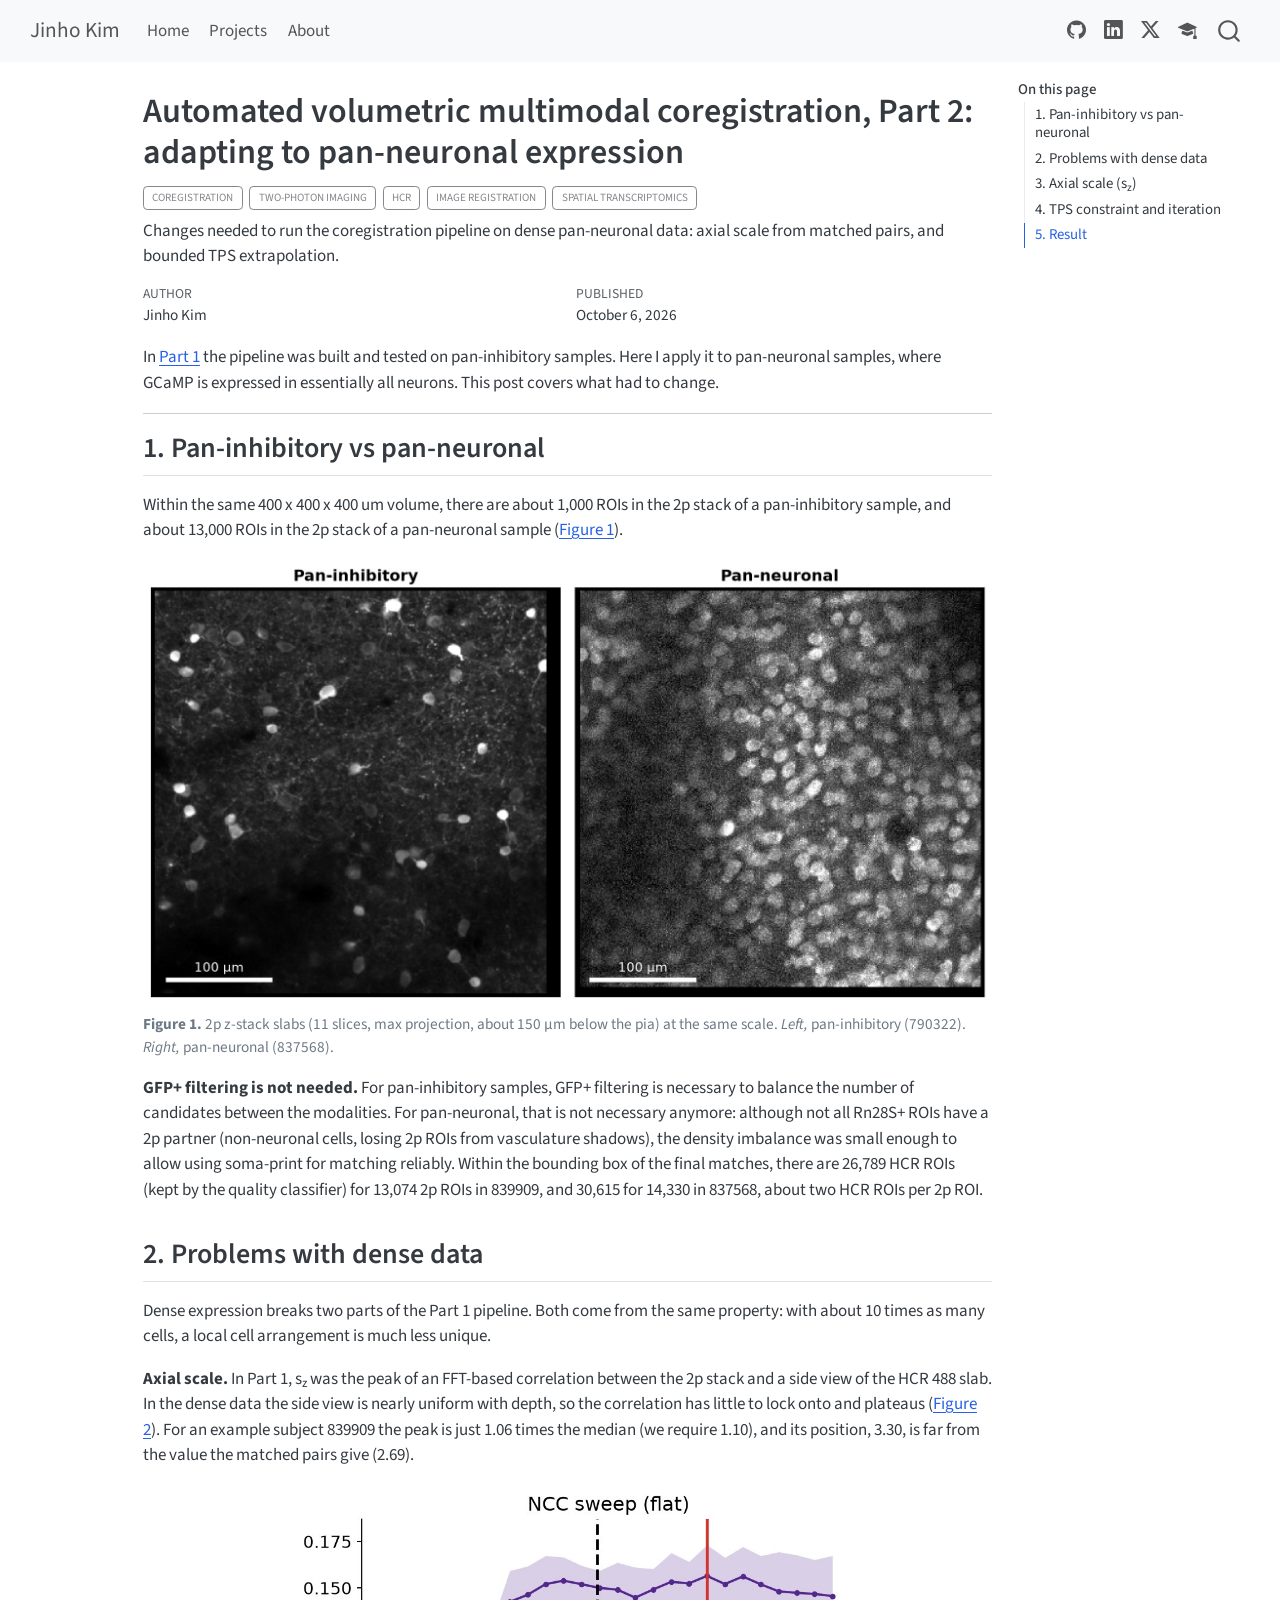
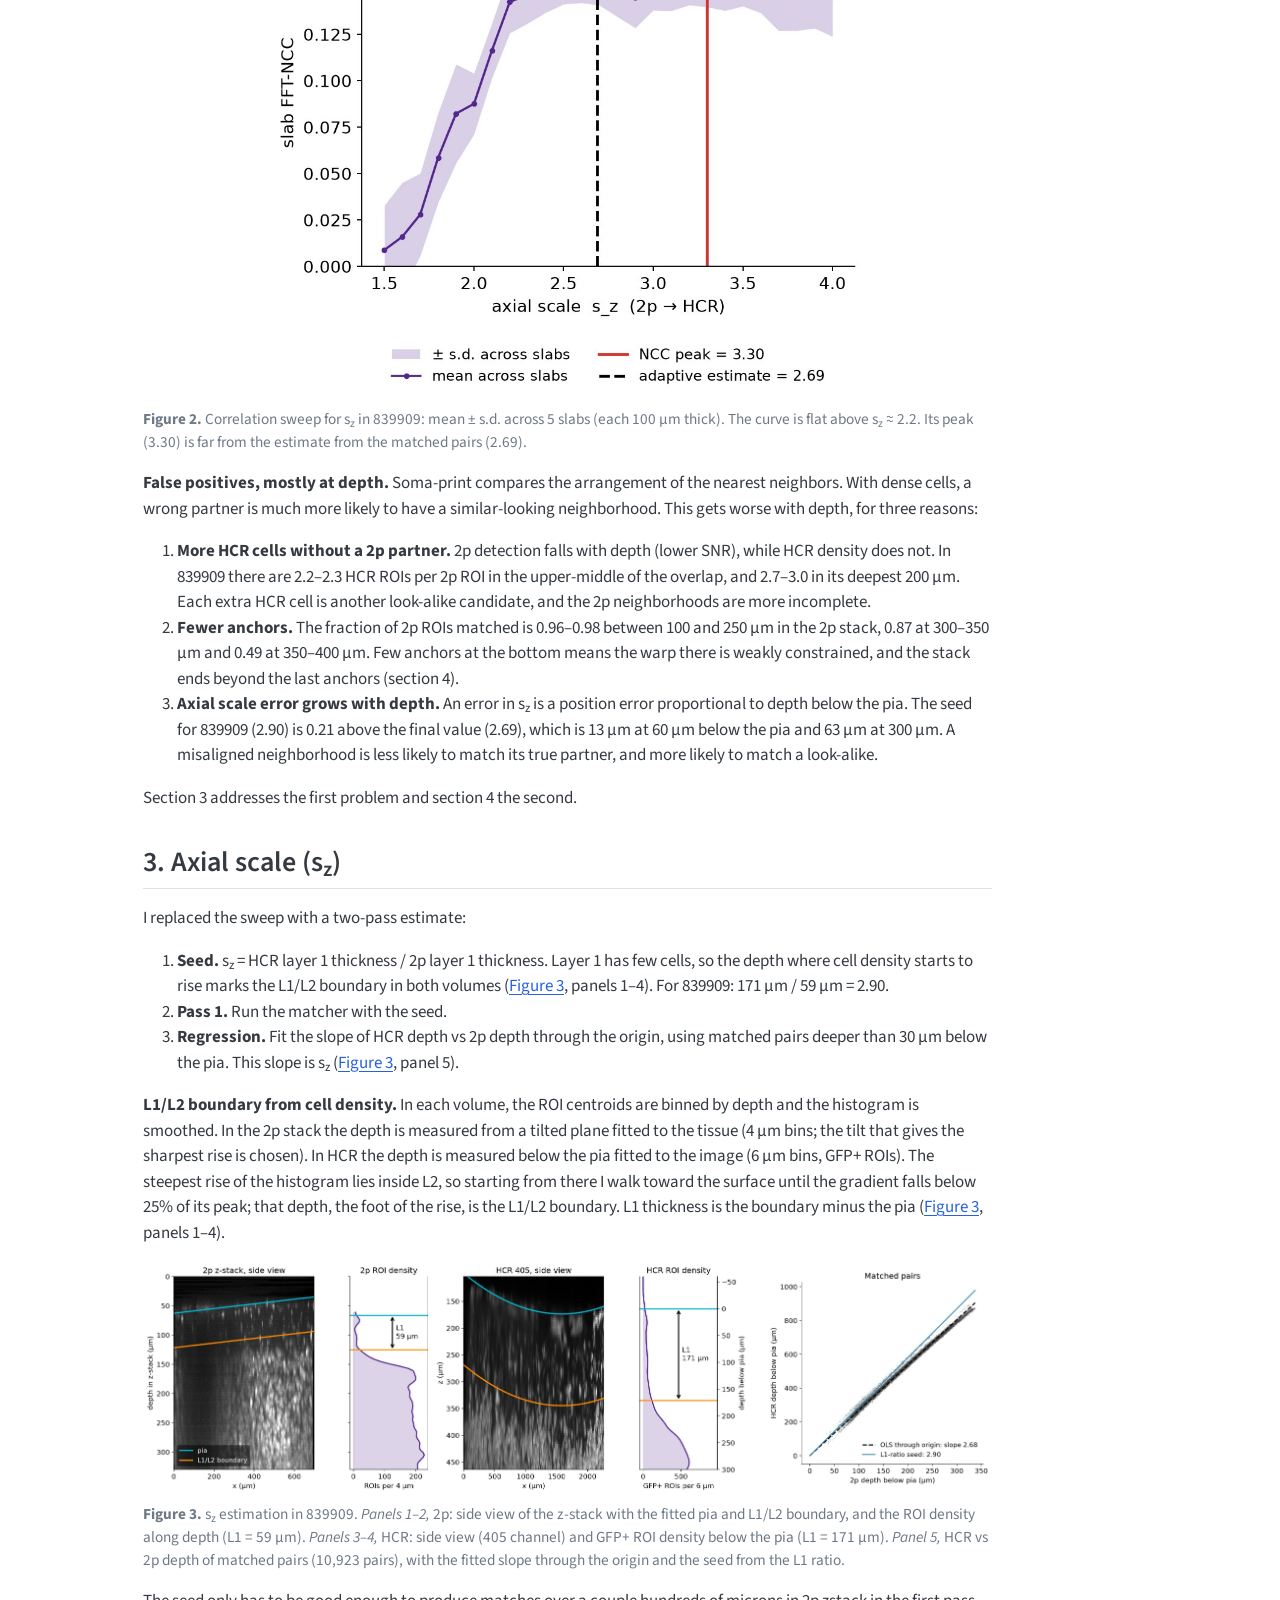
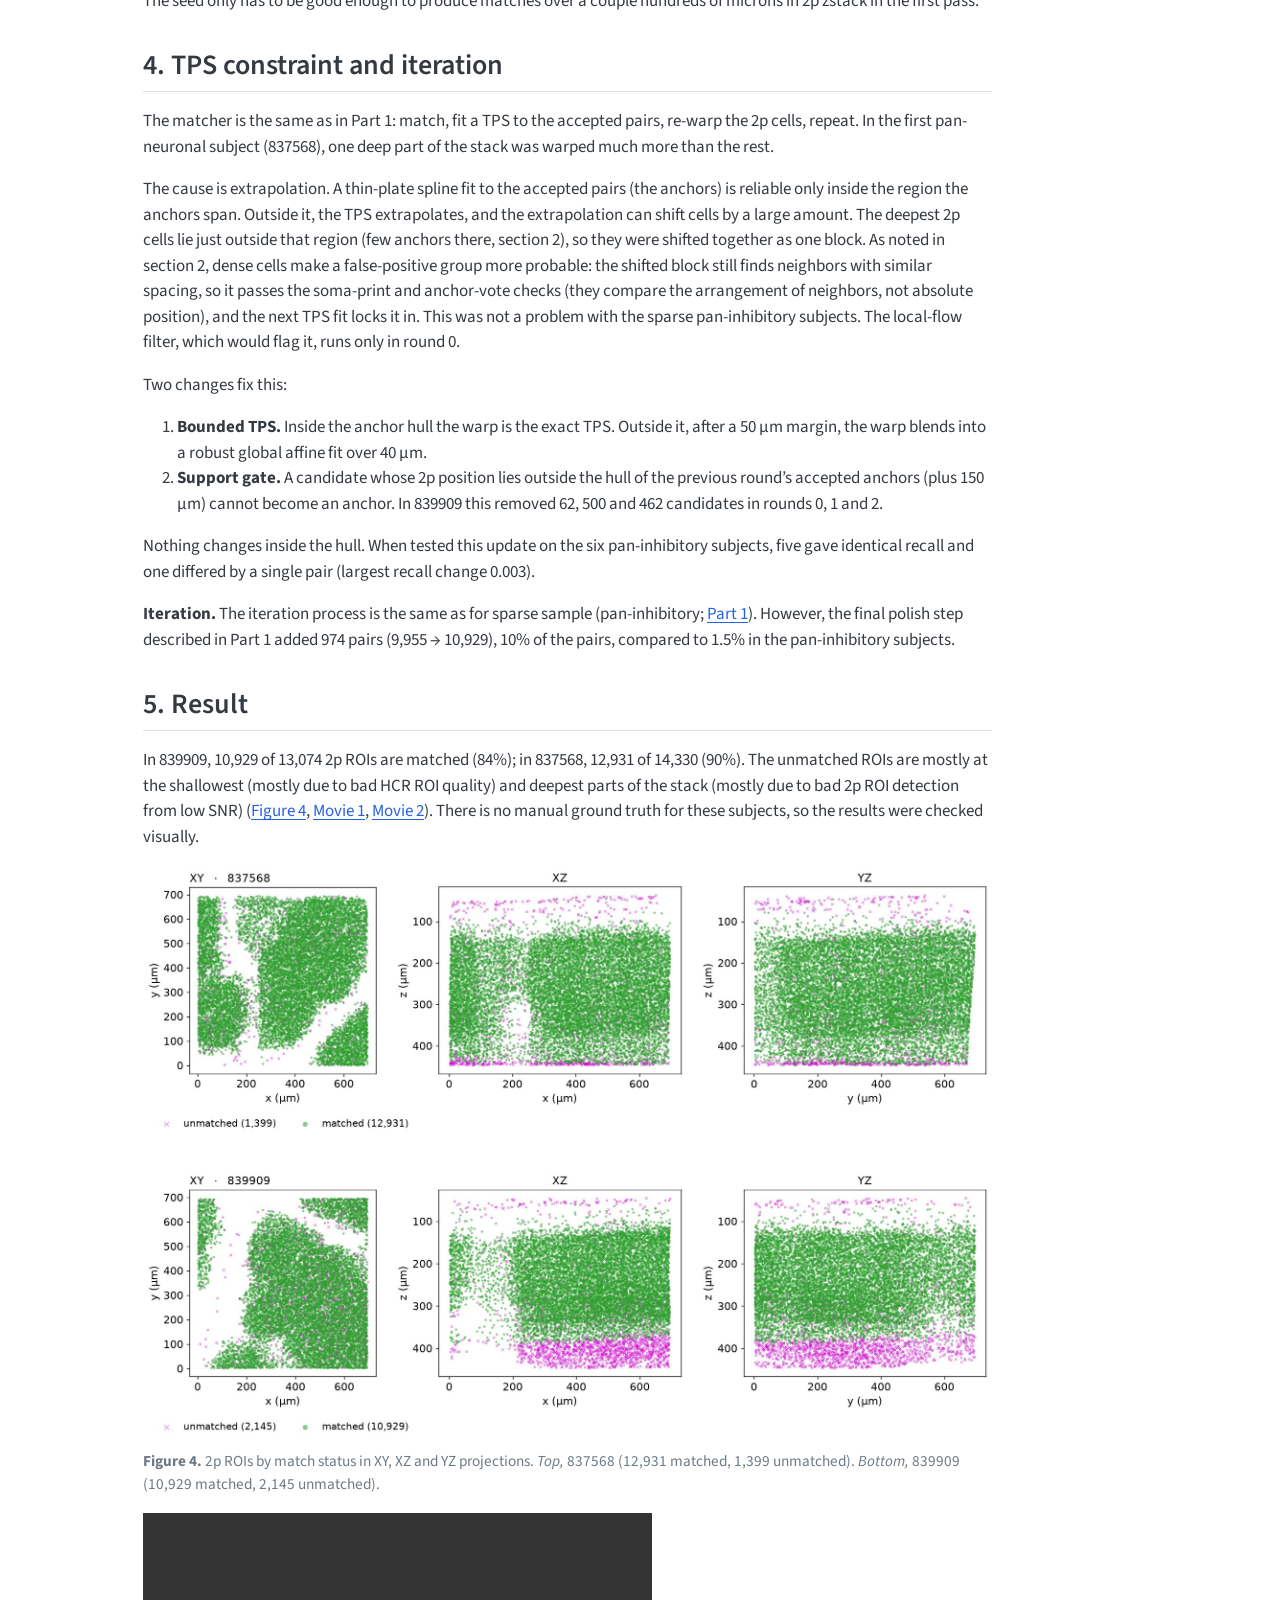
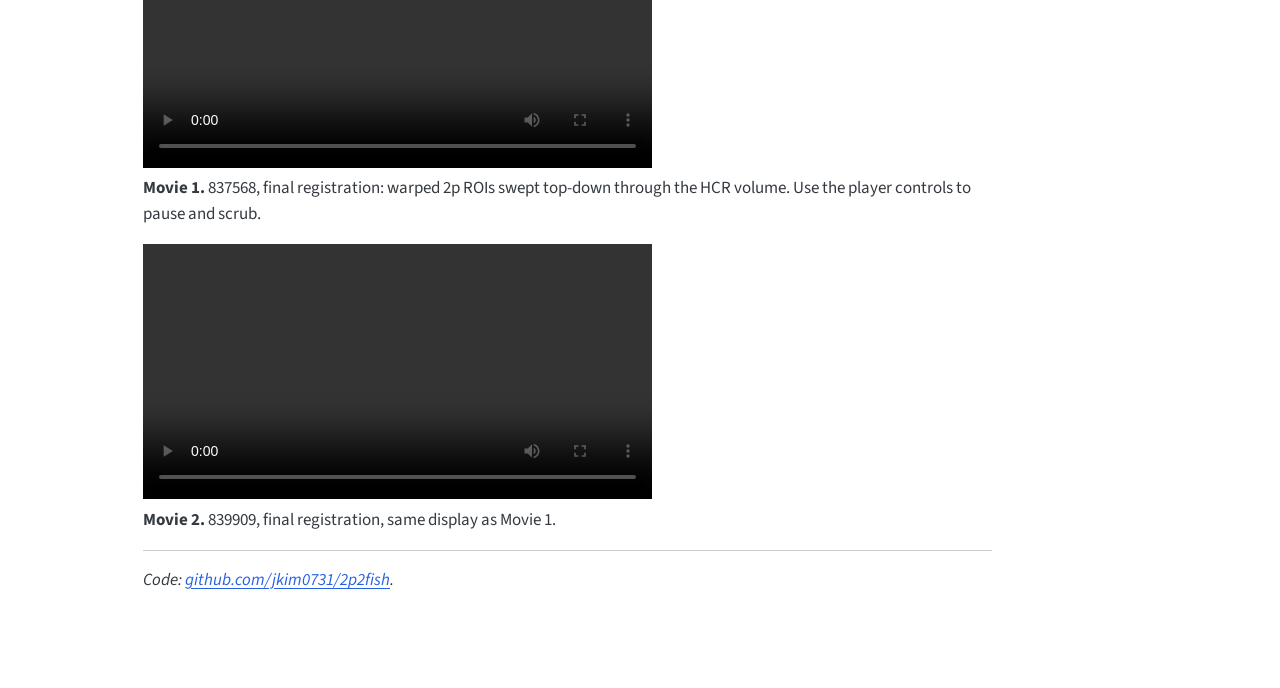
<file: posts/2026-10-auto-coregistration-2-pan-neuronal/index.html>
<!DOCTYPE html>
<html xmlns="http://www.w3.org/1999/xhtml" lang="en" xml:lang="en"><head>

<meta charset="utf-8">
<meta name="generator" content="quarto-1.10.18">

<meta name="viewport" content="width=device-width, initial-scale=1.0, user-scalable=yes">

<meta name="author" content="Jinho Kim">
<meta name="dcterms.date" content="2026-10-06">
<meta name="description" content="Changes needed to run the coregistration pipeline on dense pan-neuronal data: axial scale from matched pairs, and bounded TPS extrapolation.">

<title>Automated volumetric multimodal coregistration, Part 2: adapting to pan-neuronal expression – Jinho Kim</title>
<style>
/* Default styles provided by pandoc.
** See https://pandoc.org/MANUAL.html#variables-for-html for config info.
*/
span.smallcaps{font-variant: small-caps;}
div.columns{display: flex; gap: 1.5em;}
div.column{flex: auto;}
@media screen {
div.columns{gap: min(4vw, 1.5em);}
div.column{overflow-x: auto;}
}
div.hanging-indent{margin-left: 1.5em; text-indent: -1.5em;}
ul.task-list{list-style: none;}
ul.task-list li input[type="checkbox"] {
  width: 0.8em;
  margin: 0 0.8em 0.2em -1em; /* quarto-specific, see https://github.com/quarto-dev/quarto-cli/issues/4556 */ 
  vertical-align: middle;
}
</style>


<script src="../../site_libs/quarto-nav/quarto-nav.js"></script>
<script src="../../site_libs/quarto-nav/headroom.min.js"></script>
<script src="../../site_libs/clipboard/clipboard.min.js"></script>
<script src="../../site_libs/quarto-search/autocomplete.umd.js"></script>
<script src="../../site_libs/quarto-search/fuse.min.js"></script>
<script src="../../site_libs/quarto-search/quarto-search.js"></script>
<meta name="quarto:offset" content="../../">
<script src="../../site_libs/quarto-html/quarto.js" type="module"></script>
<script src="../../site_libs/quarto-html/tabsets/tabsets.js" type="module"></script>
<script src="../../site_libs/quarto-html/popper.min.js"></script>
<script src="../../site_libs/quarto-html/tippy.umd.min.js"></script>
<script src="../../site_libs/quarto-html/anchor.min.js"></script>
<link href="../../site_libs/quarto-html/tippy.css" rel="stylesheet">
<link href="../../site_libs/quarto-html/quarto-syntax-highlighting-64a204ab8560d761af7679ceaba22944.css" rel="stylesheet" id="quarto-text-highlighting-styles">
<script src="../../site_libs/bootstrap/bootstrap.min.js"></script>
<link href="../../site_libs/bootstrap/bootstrap-icons.css" rel="stylesheet">
<link href="../../site_libs/bootstrap/bootstrap-c9cd6a6c384a00c1108c2fbf891553a7.min.css" rel="stylesheet" append-hash="true" id="quarto-bootstrap" data-mode="light">
<script id="quarto-search-options" type="application/json">{
  "location": "navbar",
  "copy-button": false,
  "collapse-after": 3,
  "panel-placement": "end",
  "type": "overlay",
  "limit": 50,
  "keyboard-shortcut": [
    "f",
    "/",
    "s"
  ],
  "show-item-context": false,
  "language": {
    "search-no-results-text": "No results",
    "search-matching-documents-text": "matching documents",
    "search-copy-link-title": "Copy link to search",
    "search-hide-matches-text": "Hide additional matches",
    "search-more-match-text": "more match in this document",
    "search-more-matches-text": "more matches in this document",
    "search-clear-button-title": "Clear",
    "search-text-placeholder": "",
    "search-detached-cancel-button-title": "Cancel",
    "search-submit-button-title": "Submit",
    "search-label": "Search"
  }
}</script>


<link rel="stylesheet" href="../../styles.css">
</head>

<body class="nav-fixed quarto-light">

<div id="quarto-search-results"></div>
  <header id="quarto-header" class="headroom fixed-top">
    <nav class="navbar navbar-expand-lg " data-bs-theme="dark">
      <div class="navbar-container container-fluid">
      <div class="navbar-brand-container mx-auto">
    <a class="navbar-brand" href="../../index.html">
    <span class="navbar-title">Jinho Kim</span>
    </a>
  </div>
            <div id="quarto-search" class="" title="Search"></div>
          <button class="navbar-toggler" type="button" data-bs-toggle="collapse" data-bs-target="#navbarCollapse" aria-controls="navbarCollapse" role="menu" aria-expanded="false" aria-label="Toggle navigation" onclick="if (window.quartoToggleHeadroom) { window.quartoToggleHeadroom(); }">
  <span class="navbar-toggler-icon"></span>
</button>
          <div class="collapse navbar-collapse" id="navbarCollapse">
            <ul class="navbar-nav navbar-nav-scroll me-auto">
  <li class="nav-item">
    <a class="nav-link" href="../../index.html"> 
<span class="menu-text">Home</span></a>
  </li>  
  <li class="nav-item">
    <a class="nav-link" href="../../projects.html"> 
<span class="menu-text">Projects</span></a>
  </li>  
  <li class="nav-item">
    <a class="nav-link" href="../../about.html"> 
<span class="menu-text">About</span></a>
  </li>  
</ul>
            <ul class="navbar-nav navbar-nav-scroll ms-auto">
  <li class="nav-item compact">
    <a class="nav-link" href="https://github.com/jkim0731/"> <i class="bi bi-github" role="img" aria-label="GitHub">
</i> 
<span class="menu-text"></span></a>
  </li>  
  <li class="nav-item compact">
    <a class="nav-link" href="https://www.linkedin.com/in/jinho-kim-548a447/"> <i class="bi bi-linkedin" role="img" aria-label="LinkedIn">
</i> 
<span class="menu-text"></span></a>
  </li>  
  <li class="nav-item compact">
    <a class="nav-link" href="https://x.com/jkimkj"> <i class="bi bi-twitter-x" role="img" aria-label="X (Twitter)">
</i> 
<span class="menu-text"></span></a>
  </li>  
  <li class="nav-item compact">
    <a class="nav-link" href="https://scholar.google.com/citations?user=IcxEW8YAAAAJ&amp;hl=en"> <i class="bi bi-mortarboard-fill" role="img" aria-label="Google Scholar">
</i> 
<span class="menu-text"></span></a>
  </li>  
</ul>
          </div> <!-- /navcollapse -->
            <div class="quarto-navbar-tools">
</div>
      </div> <!-- /container-fluid -->
    </nav>
</header>
<!-- content -->
<div id="quarto-content" class="quarto-container page-columns page-rows-contents page-layout-article page-navbar">
<!-- sidebar -->
<!-- margin-sidebar -->
    <div id="quarto-margin-sidebar" class="sidebar margin-sidebar">
        <nav id="TOC" role="doc-toc" class="toc-active">
    <h2 id="toc-title">On this page</h2>
   
  <ul>
  <li><a href="#pan-inhibitory-vs-pan-neuronal" id="toc-pan-inhibitory-vs-pan-neuronal" class="nav-link active" data-scroll-target="#pan-inhibitory-vs-pan-neuronal">1. Pan-inhibitory vs pan-neuronal</a></li>
  <li><a href="#problems-with-dense-data" id="toc-problems-with-dense-data" class="nav-link" data-scroll-target="#problems-with-dense-data">2. Problems with dense data</a></li>
  <li><a href="#axial-scale-sz" id="toc-axial-scale-sz" class="nav-link" data-scroll-target="#axial-scale-sz">3. Axial scale (s<sub>z</sub>)</a></li>
  <li><a href="#tps-constraint-and-iteration" id="toc-tps-constraint-and-iteration" class="nav-link" data-scroll-target="#tps-constraint-and-iteration">4. TPS constraint and iteration</a></li>
  <li><a href="#result" id="toc-result" class="nav-link" data-scroll-target="#result">5. Result</a></li>
  </ul>
</nav>
    </div>
<!-- main -->
<main class="content" id="quarto-document-content">

<header id="title-block-header" class="quarto-title-block default">
<div class="quarto-title">
<h1 class="title">Automated volumetric multimodal coregistration, Part 2: adapting to pan-neuronal expression</h1>
  <div class="quarto-categories">
    <div class="quarto-category">coregistration</div>
    <div class="quarto-category">two-photon imaging</div>
    <div class="quarto-category">HCR</div>
    <div class="quarto-category">image registration</div>
    <div class="quarto-category">spatial transcriptomics</div>
  </div>
  </div>

<div>
  <div class="description">
    Changes needed to run the coregistration pipeline on dense pan-neuronal data: axial scale from matched pairs, and bounded TPS extrapolation.
  </div>
</div>


<div class="quarto-title-meta">

    <div>
    <div class="quarto-title-meta-heading">Author</div>
    <div class="quarto-title-meta-contents">
             <p>Jinho Kim </p>
          </div>
  </div>
    
    <div>
    <div class="quarto-title-meta-heading">Published</div>
    <div class="quarto-title-meta-contents">
      <p class="date">October 6, 2026</p>
    </div>
  </div>
  
    
  </div>
  


</header>


<p>In <a href="../../posts/2026-10-auto-coregistration-1-pan-inhibitory/index.html">Part 1</a> the pipeline was built and tested on pan-inhibitory samples. Here I apply it to pan-neuronal samples, where GCaMP is expressed in essentially all neurons. This post covers what had to change.</p>
<hr>
<section id="pan-inhibitory-vs-pan-neuronal" class="level2">
<h2 class="anchored" data-anchor-id="pan-inhibitory-vs-pan-neuronal">1. Pan-inhibitory vs pan-neuronal</h2>
<p>Within the same 400 x 400 x 400 um volume, there are about 1,000 ROIs in the 2p stack of a pan-inhibitory sample, and about 13,000 ROIs in the 2p stack of a pan-neuronal sample (<a href="#figure-1">Figure 1</a>).</p>
<div id="figure-1" class="quarto-figure quarto-figure-center anchored">
<figure class="figure">
<p><img src="figures/pan_inhibitory_vs_pan_neuronal.jpg" class="img-fluid figure-img"></p>
<figcaption><strong>Figure 1.</strong> 2p z-stack slabs (11 slices, max projection, about 150 µm below the pia) at the same scale. <em>Left,</em> pan-inhibitory (790322). <em>Right,</em> pan-neuronal (837568).</figcaption>
</figure>
</div>
<p><strong>GFP+ filtering is not needed.</strong> For pan-inhibitory samples, GFP+ filtering is necessary to balance the number of candidates between the modalities. For pan-neuronal, that is not necessary anymore: although not all Rn28S+ ROIs have a 2p partner (non-neuronal cells, losing 2p ROIs from vasculature shadows), the density imbalance was small enough to allow using soma-print for matching reliably. Within the bounding box of the final matches, there are 26,789 HCR ROIs (kept by the quality classifier) for 13,074 2p ROIs in 839909, and 30,615 for 14,330 in 837568, about two HCR ROIs per 2p ROI.</p>
</section>
<section id="problems-with-dense-data" class="level2">
<h2 class="anchored" data-anchor-id="problems-with-dense-data">2. Problems with dense data</h2>
<p>Dense expression breaks two parts of the Part 1 pipeline. Both come from the same property: with about 10 times as many cells, a local cell arrangement is much less unique.</p>
<p><strong>Axial scale.</strong> In Part 1, s<sub>z</sub> was the peak of an FFT-based correlation between the 2p stack and a side view of the HCR 488 slab. In the dense data the side view is nearly uniform with depth, so the correlation has little to lock onto and plateaus (<a href="#figure-2">Figure 2</a>). For an example subject 839909 the peak is just 1.06 times the median (we require 1.10), and its position, 3.30, is far from the value the matched pairs give (2.69).</p>
<div id="figure-2" class="quarto-figure quarto-figure-center anchored">
<figure class="figure">
<p><img src="figures/839909_sz_sweep.jpg" class="img-fluid figure-img" style="width:70.0%"></p>
<figcaption><strong>Figure 2.</strong> Correlation sweep for s<sub>z</sub> in 839909: mean ± s.d. across 5 slabs (each 100 µm thick). The curve is flat above s<sub>z</sub> ≈ 2.2. Its peak (3.30) is far from the estimate from the matched pairs (2.69).</figcaption>
</figure>
</div>
<p><strong>False positives, mostly at depth.</strong> Soma-print compares the arrangement of the nearest neighbors. With dense cells, a wrong partner is much more likely to have a similar-looking neighborhood. This gets worse with depth, for three reasons:</p>
<ol type="1">
<li><strong>More HCR cells without a 2p partner.</strong> 2p detection falls with depth (lower SNR), while HCR density does not. In 839909 there are 2.2–2.3 HCR ROIs per 2p ROI in the upper-middle of the overlap, and 2.7–3.0 in its deepest 200 µm. Each extra HCR cell is another look-alike candidate, and the 2p neighborhoods are more incomplete.</li>
<li><strong>Fewer anchors.</strong> The fraction of 2p ROIs matched is 0.96–0.98 between 100 and 250 µm in the 2p stack, 0.87 at 300–350 µm and 0.49 at 350–400 µm. Few anchors at the bottom means the warp there is weakly constrained, and the stack ends beyond the last anchors (section 4).</li>
<li><strong>Axial scale error grows with depth.</strong> An error in s<sub>z</sub> is a position error proportional to depth below the pia. The seed for 839909 (2.90) is 0.21 above the final value (2.69), which is 13 µm at 60 µm below the pia and 63 µm at 300 µm. A misaligned neighborhood is less likely to match its true partner, and more likely to match a look-alike.</li>
</ol>
<p>Section 3 addresses the first problem and section 4 the second.</p>
</section>
<section id="axial-scale-sz" class="level2">
<h2 class="anchored" data-anchor-id="axial-scale-sz">3. Axial scale (s<sub>z</sub>)</h2>
<p>I replaced the sweep with a two-pass estimate:</p>
<ol type="1">
<li><strong>Seed.</strong> s<sub>z</sub> = HCR layer 1 thickness / 2p layer 1 thickness. Layer 1 has few cells, so the depth where cell density starts to rise marks the L1/L2 boundary in both volumes (<a href="#figure-3">Figure 3</a>, panels 1–4). For 839909: 171 µm / 59 µm = 2.90.</li>
<li><strong>Pass 1.</strong> Run the matcher with the seed.</li>
<li><strong>Regression.</strong> Fit the slope of HCR depth vs 2p depth through the origin, using matched pairs deeper than 30 µm below the pia. This slope is s<sub>z</sub> (<a href="#figure-3">Figure 3</a>, panel 5).</li>
</ol>
<p><strong>L1/L2 boundary from cell density.</strong> In each volume, the ROI centroids are binned by depth and the histogram is smoothed. In the 2p stack the depth is measured from a tilted plane fitted to the tissue (4 µm bins; the tilt that gives the sharpest rise is chosen). In HCR the depth is measured below the pia fitted to the image (6 µm bins, GFP+ ROIs). The steepest rise of the histogram lies inside L2, so starting from there I walk toward the surface until the gradient falls below 25% of its peak; that depth, the foot of the rise, is the L1/L2 boundary. L1 thickness is the boundary minus the pia (<a href="#figure-3">Figure 3</a>, panels 1–4).</p>
<div id="figure-3" class="quarto-figure quarto-figure-center anchored">
<figure class="figure">
<p><img src="figures/839909_l1_estimation.jpg" class="img-fluid figure-img"></p>
<figcaption><strong>Figure 3.</strong> s<sub>z</sub> estimation in 839909. <em>Panels 1–2,</em> 2p: side view of the z-stack with the fitted pia and L1/L2 boundary, and the ROI density along depth (L1 = 59 µm). <em>Panels 3–4,</em> HCR: side view (405 channel) and GFP+ ROI density below the pia (L1 = 171 µm). <em>Panel 5,</em> HCR vs 2p depth of matched pairs (10,923 pairs), with the fitted slope through the origin and the seed from the L1 ratio.</figcaption>
</figure>
</div>
<p>The seed only has to be good enough to produce matches over a couple hundreds of microns in 2p zstack in the first pass.</p>
</section>
<section id="tps-constraint-and-iteration" class="level2">
<h2 class="anchored" data-anchor-id="tps-constraint-and-iteration">4. TPS constraint and iteration</h2>
<p>The matcher is the same as in Part 1: match, fit a TPS to the accepted pairs, re-warp the 2p cells, repeat. In the first pan-neuronal subject (837568), one deep part of the stack was warped much more than the rest.</p>
<p>The cause is extrapolation. A thin-plate spline fit to the accepted pairs (the anchors) is reliable only inside the region the anchors span. Outside it, the TPS extrapolates, and the extrapolation can shift cells by a large amount. The deepest 2p cells lie just outside that region (few anchors there, section 2), so they were shifted together as one block. As noted in section 2, dense cells make a false-positive group more probable: the shifted block still finds neighbors with similar spacing, so it passes the soma-print and anchor-vote checks (they compare the arrangement of neighbors, not absolute position), and the next TPS fit locks it in. This was not a problem with the sparse pan-inhibitory subjects. The local-flow filter, which would flag it, runs only in round 0.</p>
<p>Two changes fix this:</p>
<ol type="1">
<li><strong>Bounded TPS.</strong> Inside the anchor hull the warp is the exact TPS. Outside it, after a 50 µm margin, the warp blends into a robust global affine fit over 40 µm.</li>
<li><strong>Support gate.</strong> A candidate whose 2p position lies outside the hull of the previous round’s accepted anchors (plus 150 µm) cannot become an anchor. In 839909 this removed 62, 500 and 462 candidates in rounds 0, 1 and 2.</li>
</ol>
<p>Nothing changes inside the hull. When tested this update on the six pan-inhibitory subjects, five gave identical recall and one differed by a single pair (largest recall change 0.003).</p>
<p><strong>Iteration.</strong> The iteration process is the same as for sparse sample (pan-inhibitory; <a href="../../posts/2026-10-auto-coregistration-1-pan-inhibitory/index.html">Part 1</a>). However, the final polish step described in Part 1 added 974 pairs (9,955 → 10,929), 10% of the pairs, compared to 1.5% in the pan-inhibitory subjects.</p>
</section>
<section id="result" class="level2">
<h2 class="anchored" data-anchor-id="result">5. Result</h2>
<p>In 839909, 10,929 of 13,074 2p ROIs are matched (84%); in 837568, 12,931 of 14,330 (90%). The unmatched ROIs are mostly at the shallowest (mostly due to bad HCR ROI quality) and deepest parts of the stack (mostly due to bad 2p ROI detection from low SNR) (<a href="#figure-4">Figure 4</a>, <a href="#movie-1">Movie 1</a>, <a href="#movie-2">Movie 2</a>). There is no manual ground truth for these subjects, so the results were checked visually.</p>
<div id="figure-4" class="quarto-figure quarto-figure-center anchored">
<figure class="figure">
<p><img src="figures/results_two_subjects.jpg" class="img-fluid figure-img"></p>
<figcaption><strong>Figure 4.</strong> 2p ROIs by match status in XY, XZ and YZ projections. <em>Top,</em> 837568 (12,931 matched, 1,399 unmatched). <em>Bottom,</em> 839909 (10,929 matched, 2,145 unmatched).</figcaption>
</figure>
</div>
<div id="movie-1">
<video src="figures/837568_sweep_rois_topdown.mp4" controls="" preload="metadata" style="width:60%">
</video>
<p><strong>Movie 1.</strong> 837568, final registration: warped 2p ROIs swept top-down through the HCR volume. Use the player controls to pause and scrub.</p>
</div>
<div id="movie-2">
<video src="figures/839909_sweep_rois_topdown.mp4" controls="" preload="metadata" style="width:60%">
</video>
<p><strong>Movie 2.</strong> 839909, final registration, same display as Movie 1.</p>
</div>
<hr>
<p><em>Code: <a href="https://github.com/jkim0731/2p2fish">github.com/jkim0731/2p2fish</a>.</em></p>


</section>

</main> <!-- /main -->
<script id="quarto-html-after-body" type="application/javascript">
  window.document.addEventListener("DOMContentLoaded", function (event) {
    const icon = "";
    const anchorJS = new window.AnchorJS();
    anchorJS.options = {
      placement: 'right',
      icon: icon
    };
    anchorJS.add('.anchored');
    const isCodeAnnotation = (el) => {
      for (const clz of el.classList) {
        if (clz.startsWith('code-annotation-')) {                     
          return true;
        }
      }
      return false;
    }
    const onCopySuccess = function(e) {
      // button target
      const button = e.trigger;
      // don't keep focus
      button.blur();
      // flash "checked"
      button.classList.add('code-copy-button-checked');
      var currentTitle = button.getAttribute("title");
      button.setAttribute("title", "Copied!");
      let tooltip;
      if (window.bootstrap) {
        button.setAttribute("data-bs-toggle", "tooltip");
        button.setAttribute("data-bs-placement", "left");
        button.setAttribute("data-bs-title", "Copied!");
        tooltip = new bootstrap.Tooltip(button, 
          { trigger: "manual", 
            customClass: "code-copy-button-tooltip",
            offset: [0, -8]});
        tooltip.show();    
      }
      setTimeout(function() {
        if (tooltip) {
          tooltip.hide();
          button.removeAttribute("data-bs-title");
          button.removeAttribute("data-bs-toggle");
          button.removeAttribute("data-bs-placement");
        }
        button.setAttribute("title", currentTitle);
        button.classList.remove('code-copy-button-checked');
      }, 1000);
      // clear code selection
      e.clearSelection();
    }
    const getTextToCopy = function(trigger) {
      const outerScaffold = trigger.parentElement.cloneNode(true);
      const codeEl = outerScaffold.querySelector('code');
      for (const childEl of codeEl.children) {
        if (isCodeAnnotation(childEl)) {
          childEl.remove();
        }
      }
      return codeEl.innerText;
    }
    const clipboard = new window.ClipboardJS('.code-copy-button:not([data-in-quarto-modal])', {
      text: getTextToCopy
    });
    clipboard.on('success', onCopySuccess);
    if (window.document.getElementById('quarto-embedded-source-code-modal')) {
      const clipboardModal = new window.ClipboardJS('.code-copy-button[data-in-quarto-modal]', {
        text: getTextToCopy,
        container: window.document.getElementById('quarto-embedded-source-code-modal')
      });
      clipboardModal.on('success', onCopySuccess);
    }
      var localhostRegex = new RegExp(/^(?:http|https):\/\/localhost\:?[0-9]*\//);
      var mailtoRegex = new RegExp(/^mailto:/);
        var filterRegex = new RegExp("https:\/\/jkim0731\.github\.io\/");
      var isInternal = (href) => {
          return filterRegex.test(href) || localhostRegex.test(href) || mailtoRegex.test(href);
      }
      // Inspect non-navigation links and adorn them if external
     var links = window.document.querySelectorAll('a[href]:not(.nav-link):not(.navbar-brand):not(.toc-action):not(.sidebar-link):not(.sidebar-item-toggle):not(.pagination-link):not(.no-external):not([aria-hidden]):not(.dropdown-item):not(.quarto-navigation-tool):not(.about-link)');
      for (var i=0; i<links.length; i++) {
        const link = links[i];
        if (!isInternal(link.href)) {
          // undo the damage that might have been done by quarto-nav.js in the case of
          // links that we want to consider external
          if (link.dataset.originalHref !== undefined) {
            link.href = link.dataset.originalHref;
          }
        }
      }
    function tippyHover(el, contentFn, onTriggerFn, onUntriggerFn) {
      const config = {
        allowHTML: true,
        maxWidth: 500,
        delay: 100,
        arrow: false,
        appendTo: function(el) {
            return el.parentElement;
        },
        interactive: true,
        interactiveBorder: 10,
        theme: 'quarto',
        placement: 'bottom-start',
      };
      if (contentFn) {
        config.content = contentFn;
      }
      if (onTriggerFn) {
        config.onTrigger = onTriggerFn;
      }
      if (onUntriggerFn) {
        config.onUntrigger = onUntriggerFn;
      }
      window.tippy(el, config); 
    }
    const noterefs = window.document.querySelectorAll('a[role="doc-noteref"]');
    for (var i=0; i<noterefs.length; i++) {
      const ref = noterefs[i];
      tippyHover(ref, function() {
        // use id or data attribute instead here
        let href = ref.getAttribute('data-footnote-href') || ref.getAttribute('href');
        try { href = new URL(href).hash; } catch {}
        const id = href.replace(/^#\/?/, "");
        const note = window.document.getElementById(id);
        if (note) {
          return note.innerHTML;
        } else {
          return "";
        }
      });
    }
    const xrefs = window.document.querySelectorAll('a.quarto-xref');
    const processXRef = (id, note) => {
      // Strip column container classes
      const stripColumnClz = (el) => {
        el.classList.remove("page-full", "page-columns");
        if (el.children) {
          for (const child of el.children) {
            stripColumnClz(child);
          }
        }
      }
      stripColumnClz(note)
      if (id === null || id.startsWith('sec-')) {
        // Special case sections, only their first couple elements
        const container = document.createElement("div");
        if (note.children && note.children.length > 2) {
          container.appendChild(note.children[0].cloneNode(true));
          for (let i = 1; i < note.children.length; i++) {
            const child = note.children[i];
            if (child.tagName === "P" && child.innerText === "") {
              continue;
            } else {
              container.appendChild(child.cloneNode(true));
              break;
            }
          }
          if (window.Quarto?.typesetMath) {
            window.Quarto.typesetMath(container);
          }
          return container.innerHTML
        } else {
          if (window.Quarto?.typesetMath) {
            window.Quarto.typesetMath(note);
          }
          return note.innerHTML;
        }
      } else {
        // Remove any anchor links if they are present
        const anchorLink = note.querySelector('a.anchorjs-link');
        if (anchorLink) {
          anchorLink.remove();
        }
        if (window.Quarto?.typesetMath) {
          window.Quarto.typesetMath(note);
        }
        if (note.classList.contains("callout")) {
          return note.outerHTML;
        } else {
          return note.innerHTML;
        }
      }
    }
    for (var i=0; i<xrefs.length; i++) {
      const xref = xrefs[i];
      tippyHover(xref, undefined, function(instance) {
        instance.disable();
        let url = xref.getAttribute('href');
        let hash = undefined; 
        if (url.startsWith('#')) {
          hash = url;
        } else {
          try { hash = new URL(url).hash; } catch {}
        }
        if (hash) {
          const id = hash.replace(/^#\/?/, "");
          const note = window.document.getElementById(id);
          if (note !== null) {
            try {
              const html = processXRef(id, note.cloneNode(true));
              instance.setContent(html);
            } finally {
              instance.enable();
              instance.show();
            }
          } else {
            // See if we can fetch this
            fetch(url.split('#')[0])
            .then(res => res.text())
            .then(html => {
              const parser = new DOMParser();
              const htmlDoc = parser.parseFromString(html, "text/html");
              const note = htmlDoc.getElementById(id);
              if (note !== null) {
                const html = processXRef(id, note);
                instance.setContent(html);
              } 
            }).finally(() => {
              instance.enable();
              instance.show();
            });
          }
        } else {
          // See if we can fetch a full url (with no hash to target)
          // This is a special case and we should probably do some content thinning / targeting
          fetch(url)
          .then(res => res.text())
          .then(html => {
            const parser = new DOMParser();
            const htmlDoc = parser.parseFromString(html, "text/html");
            const note = htmlDoc.querySelector('main.content');
            if (note !== null) {
              // This should only happen for chapter cross references
              // (since there is no id in the URL)
              // remove the first header
              if (note.children.length > 0 && note.children[0].tagName === "HEADER") {
                note.children[0].remove();
              }
              const html = processXRef(null, note);
              instance.setContent(html);
            } 
          }).finally(() => {
            instance.enable();
            instance.show();
          });
        }
      }, function(instance) {
      });
    }
        let selectedAnnoteEl;
        const selectorForAnnotation = ( cell, annotation) => {
          let cellAttr = 'data-code-cell="' + cell + '"';
          let lineAttr = 'data-code-annotation="' +  annotation + '"';
          const selector = 'span[' + cellAttr + '][' + lineAttr + ']';
          return selector;
        }
        const selectCodeLines = (annoteEl) => {
          const doc = window.document;
          const targetCell = annoteEl.getAttribute("data-target-cell");
          const targetAnnotation = annoteEl.getAttribute("data-target-annotation");
          const annoteSpan = window.document.querySelector(selectorForAnnotation(targetCell, targetAnnotation));
          const lines = annoteSpan.getAttribute("data-code-lines").split(",");
          const lineIds = lines.map((line) => {
            return targetCell + "-" + line;
          })
          let top = null;
          let height = null;
          let parent = null;
          if (lineIds.length > 0) {
              //compute the position of the single el (top and bottom and make a div)
              const el = window.document.getElementById(lineIds[0]);
              top = el.offsetTop;
              height = el.offsetHeight;
              parent = el.parentElement.parentElement;
            if (lineIds.length > 1) {
              const lastEl = window.document.getElementById(lineIds[lineIds.length - 1]);
              const bottom = lastEl.offsetTop + lastEl.offsetHeight;
              height = bottom - top;
            }
            if (top !== null && height !== null && parent !== null) {
              // cook up a div (if necessary) and position it 
              let div = window.document.getElementById("code-annotation-line-highlight");
              if (div === null) {
                div = window.document.createElement("div");
                div.setAttribute("id", "code-annotation-line-highlight");
                div.style.position = 'absolute';
                parent.appendChild(div);
              }
              div.style.top = top - 2 + "px";
              div.style.height = height + 4 + "px";
              div.style.left = 0;
              let gutterDiv = window.document.getElementById("code-annotation-line-highlight-gutter");
              if (gutterDiv === null) {
                gutterDiv = window.document.createElement("div");
                gutterDiv.setAttribute("id", "code-annotation-line-highlight-gutter");
                gutterDiv.style.position = 'absolute';
                const codeCell = window.document.getElementById(targetCell);
                const gutter = codeCell.querySelector('.code-annotation-gutter');
                gutter.appendChild(gutterDiv);
              }
              gutterDiv.style.top = top - 2 + "px";
              gutterDiv.style.height = height + 4 + "px";
            }
            selectedAnnoteEl = annoteEl;
          }
        };
        const unselectCodeLines = () => {
          const elementsIds = ["code-annotation-line-highlight", "code-annotation-line-highlight-gutter"];
          elementsIds.forEach((elId) => {
            const div = window.document.getElementById(elId);
            if (div) {
              div.remove();
            }
          });
          selectedAnnoteEl = undefined;
        };
          // Handle positioning of the toggle
      window.addEventListener(
        "resize",
        throttle(() => {
          elRect = undefined;
          if (selectedAnnoteEl) {
            selectCodeLines(selectedAnnoteEl);
          }
        }, 10)
      );
      function throttle(fn, ms) {
      let throttle = false;
      let timer;
        return (...args) => {
          if(!throttle) { // first call gets through
              fn.apply(this, args);
              throttle = true;
          } else { // all the others get throttled
              if(timer) clearTimeout(timer); // cancel #2
              timer = setTimeout(() => {
                fn.apply(this, args);
                timer = throttle = false;
              }, ms);
          }
        };
      }
        // Attach click handler to the DT
        const annoteDls = window.document.querySelectorAll('dt[data-target-cell]');
        for (const annoteDlNode of annoteDls) {
          annoteDlNode.addEventListener('click', (event) => {
            const clickedEl = event.target;
            if (clickedEl !== selectedAnnoteEl) {
              unselectCodeLines();
              const activeEl = window.document.querySelector('dt[data-target-cell].code-annotation-active');
              if (activeEl) {
                activeEl.classList.remove('code-annotation-active');
              }
              selectCodeLines(clickedEl);
              clickedEl.classList.add('code-annotation-active');
            } else {
              // Unselect the line
              unselectCodeLines();
              clickedEl.classList.remove('code-annotation-active');
            }
          });
        }
    const findCites = (el) => {
      const parentEl = el.parentElement;
      if (parentEl) {
        const cites = parentEl.dataset.cites;
        if (cites) {
          return {
            el,
            cites: cites.split(' ')
          };
        } else {
          return findCites(el.parentElement)
        }
      } else {
        return undefined;
      }
    };
    var bibliorefs = window.document.querySelectorAll('a[role="doc-biblioref"]');
    for (var i=0; i<bibliorefs.length; i++) {
      const ref = bibliorefs[i];
      const citeInfo = findCites(ref);
      if (citeInfo) {
        tippyHover(citeInfo.el, function() {
          var popup = window.document.createElement('div');
          citeInfo.cites.forEach(function(cite) {
            var citeDiv = window.document.createElement('div');
            citeDiv.classList.add('hanging-indent');
            citeDiv.classList.add('csl-entry');
            var biblioDiv = window.document.getElementById('ref-' + cite);
            if (biblioDiv) {
              citeDiv.innerHTML = biblioDiv.innerHTML;
            }
            popup.appendChild(citeDiv);
          });
          return popup.innerHTML;
        });
      }
    }
  });
  </script>
<input type="hidden" id="giscus-base-theme" value="light">
<input type="hidden" id="giscus-alt-theme" value="light">
<script>
  function loadGiscus() {
    // Function to get the theme based on body class
    const getTheme = () => {
      let baseTheme = document.getElementById('giscus-base-theme').value;
      let altTheme = document.getElementById('giscus-alt-theme').value;
      return document.body.classList.contains('quarto-dark') ? altTheme : baseTheme;
    };
    const script = document.createElement("script");
    script.src = "https://giscus.app/client.js";
    script.async = true;
    script.dataset.repo = "jkim0731/jkim0731.github.io";
    script.dataset.repoId = "R_kgDOTpjvRQ";
    script.dataset.category = "Announcements";
    script.dataset.categoryId = "DIC_kwDOTpjvRc4DCfjq";
    script.dataset.mapping = "pathname";
    script.dataset.reactionsEnabled = "1";
    script.dataset.emitMetadata = "0";
    script.dataset.inputPosition = "bottom";
    script.dataset.theme = getTheme();
    script.dataset.lang = "en";
    script.crossOrigin = "anonymous";
    // Append the script to the desired div instead of at the end of the body
    document.getElementById("quarto-content").appendChild(script);
  }
  loadGiscus();
</script>
</div> <!-- /content -->




</body></html>
</file>
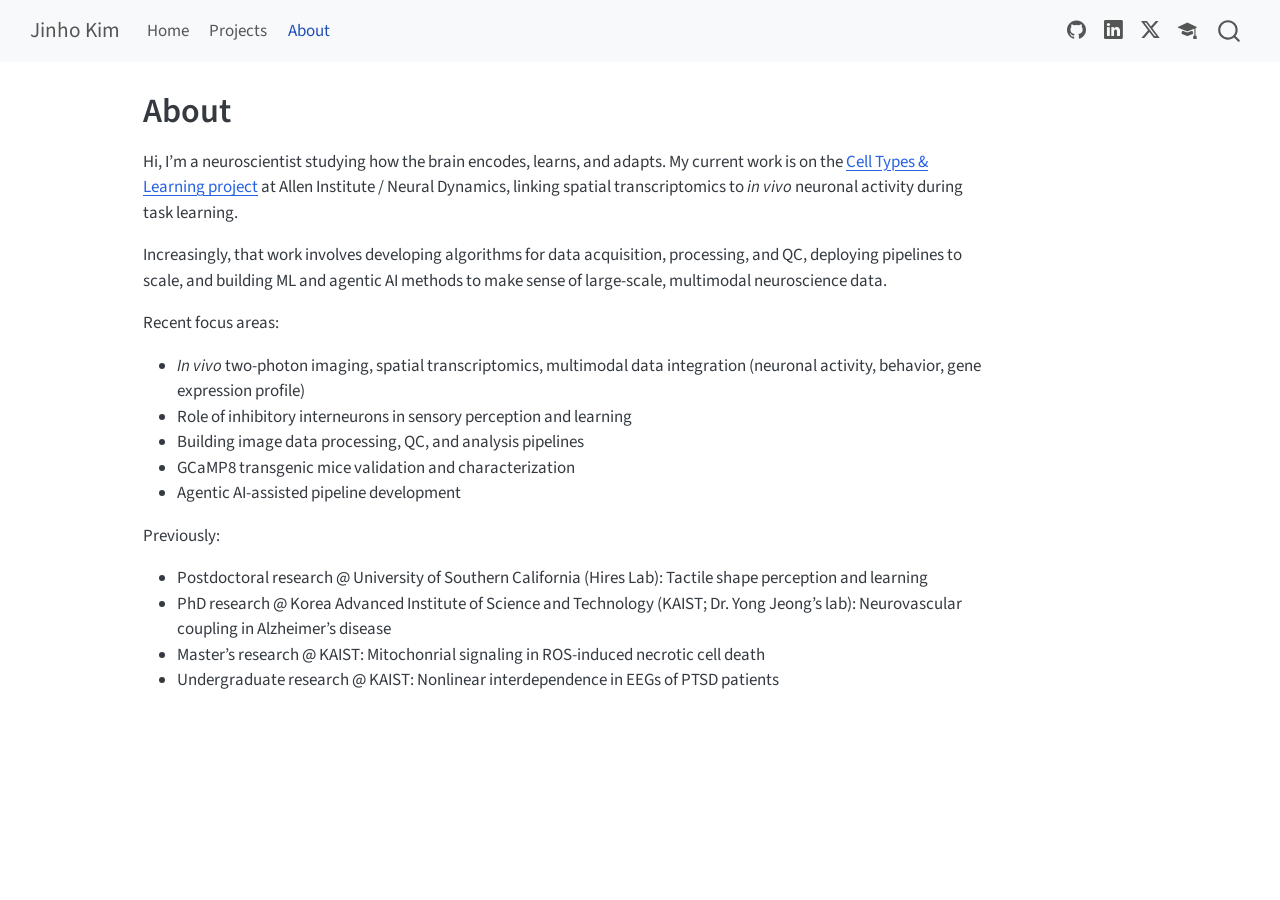
<file: about.html>
<!DOCTYPE html>
<html xmlns="http://www.w3.org/1999/xhtml" lang="en" xml:lang="en"><head>

<meta charset="utf-8">
<meta name="generator" content="quarto-1.10.18">

<meta name="viewport" content="width=device-width, initial-scale=1.0, user-scalable=yes">


<title>About – Jinho Kim</title>
<style>
/* Default styles provided by pandoc.
** See https://pandoc.org/MANUAL.html#variables-for-html for config info.
*/
span.smallcaps{font-variant: small-caps;}
div.columns{display: flex; gap: 1.5em;}
div.column{flex: auto;}
@media screen {
div.columns{gap: min(4vw, 1.5em);}
div.column{overflow-x: auto;}
}
div.hanging-indent{margin-left: 1.5em; text-indent: -1.5em;}
ul.task-list{list-style: none;}
ul.task-list li input[type="checkbox"] {
  width: 0.8em;
  margin: 0 0.8em 0.2em -1em; /* quarto-specific, see https://github.com/quarto-dev/quarto-cli/issues/4556 */ 
  vertical-align: middle;
}
</style>


<script src="site_libs/quarto-nav/quarto-nav.js"></script>
<script src="site_libs/quarto-nav/headroom.min.js"></script>
<script src="site_libs/clipboard/clipboard.min.js"></script>
<script src="site_libs/quarto-search/autocomplete.umd.js"></script>
<script src="site_libs/quarto-search/fuse.min.js"></script>
<script src="site_libs/quarto-search/quarto-search.js"></script>
<meta name="quarto:offset" content="./">
<script src="site_libs/quarto-html/quarto.js" type="module"></script>
<script src="site_libs/quarto-html/tabsets/tabsets.js" type="module"></script>
<script src="site_libs/quarto-html/popper.min.js"></script>
<script src="site_libs/quarto-html/tippy.umd.min.js"></script>
<script src="site_libs/quarto-html/anchor.min.js"></script>
<link href="site_libs/quarto-html/tippy.css" rel="stylesheet">
<link href="site_libs/quarto-html/quarto-syntax-highlighting-64a204ab8560d761af7679ceaba22944.css" rel="stylesheet" id="quarto-text-highlighting-styles">
<script src="site_libs/bootstrap/bootstrap.min.js"></script>
<link href="site_libs/bootstrap/bootstrap-icons.css" rel="stylesheet">
<link href="site_libs/bootstrap/bootstrap-c9cd6a6c384a00c1108c2fbf891553a7.min.css" rel="stylesheet" append-hash="true" id="quarto-bootstrap" data-mode="light">
<script id="quarto-search-options" type="application/json">{
  "location": "navbar",
  "copy-button": false,
  "collapse-after": 3,
  "panel-placement": "end",
  "type": "overlay",
  "limit": 50,
  "keyboard-shortcut": [
    "f",
    "/",
    "s"
  ],
  "show-item-context": false,
  "language": {
    "search-no-results-text": "No results",
    "search-matching-documents-text": "matching documents",
    "search-copy-link-title": "Copy link to search",
    "search-hide-matches-text": "Hide additional matches",
    "search-more-match-text": "more match in this document",
    "search-more-matches-text": "more matches in this document",
    "search-clear-button-title": "Clear",
    "search-text-placeholder": "",
    "search-detached-cancel-button-title": "Cancel",
    "search-submit-button-title": "Submit",
    "search-label": "Search"
  }
}</script>


<link rel="stylesheet" href="styles.css">
</head>

<body class="nav-fixed quarto-light">

<div id="quarto-search-results"></div>
  <header id="quarto-header" class="headroom fixed-top">
    <nav class="navbar navbar-expand-lg " data-bs-theme="dark">
      <div class="navbar-container container-fluid">
      <div class="navbar-brand-container mx-auto">
    <a class="navbar-brand" href="./index.html">
    <span class="navbar-title">Jinho Kim</span>
    </a>
  </div>
            <div id="quarto-search" class="" title="Search"></div>
          <button class="navbar-toggler" type="button" data-bs-toggle="collapse" data-bs-target="#navbarCollapse" aria-controls="navbarCollapse" role="menu" aria-expanded="false" aria-label="Toggle navigation" onclick="if (window.quartoToggleHeadroom) { window.quartoToggleHeadroom(); }">
  <span class="navbar-toggler-icon"></span>
</button>
          <div class="collapse navbar-collapse" id="navbarCollapse">
            <ul class="navbar-nav navbar-nav-scroll me-auto">
  <li class="nav-item">
    <a class="nav-link" href="./index.html"> 
<span class="menu-text">Home</span></a>
  </li>  
  <li class="nav-item">
    <a class="nav-link" href="./projects.html"> 
<span class="menu-text">Projects</span></a>
  </li>  
  <li class="nav-item">
    <a class="nav-link active" href="./about.html" aria-current="page"> 
<span class="menu-text">About</span></a>
  </li>  
</ul>
            <ul class="navbar-nav navbar-nav-scroll ms-auto">
  <li class="nav-item compact">
    <a class="nav-link" href="https://github.com/jkim0731/"> <i class="bi bi-github" role="img" aria-label="GitHub">
</i> 
<span class="menu-text"></span></a>
  </li>  
  <li class="nav-item compact">
    <a class="nav-link" href="https://www.linkedin.com/in/jinho-kim-548a447/"> <i class="bi bi-linkedin" role="img" aria-label="LinkedIn">
</i> 
<span class="menu-text"></span></a>
  </li>  
  <li class="nav-item compact">
    <a class="nav-link" href="https://x.com/jkimkj"> <i class="bi bi-twitter-x" role="img" aria-label="X (Twitter)">
</i> 
<span class="menu-text"></span></a>
  </li>  
  <li class="nav-item compact">
    <a class="nav-link" href="https://scholar.google.com/citations?user=IcxEW8YAAAAJ&amp;hl=en"> <i class="bi bi-mortarboard-fill" role="img" aria-label="Google Scholar">
</i> 
<span class="menu-text"></span></a>
  </li>  
</ul>
          </div> <!-- /navcollapse -->
            <div class="quarto-navbar-tools">
</div>
      </div> <!-- /container-fluid -->
    </nav>
</header>
<!-- content -->
<div id="quarto-content" class="quarto-container page-columns page-rows-contents page-layout-article page-navbar">
<!-- sidebar -->
<!-- margin-sidebar -->
    <div id="quarto-margin-sidebar" class="sidebar margin-sidebar zindex-bottom">
        
    </div>
<!-- main -->
<main class="content" id="quarto-document-content">

<header id="title-block-header" class="quarto-title-block default">
<div class="quarto-title">
<h1 class="title">About</h1>
</div>



<div class="quarto-title-meta">

    
  
    
  </div>
  


</header>


<p>Hi, I’m a neuroscientist studying how the brain encodes, learns, and adapts. My current work is on the <a href="https://www.allenneuraldynamics.org/projects/cell-types-learning">Cell Types &amp; Learning project</a> at Allen Institute / Neural Dynamics, linking spatial transcriptomics to <em>in vivo</em> neuronal activity during task learning.</p>
<p>Increasingly, that work involves developing algorithms for data acquisition, processing, and QC, deploying pipelines to scale, and building ML and agentic AI methods to make sense of large-scale, multimodal neuroscience data.</p>
<p>Recent focus areas:</p>
<ul>
<li><em>In vivo</em> two-photon imaging, spatial transcriptomics, multimodal data integration (neuronal activity, behavior, gene expression profile)</li>
<li>Role of inhibitory interneurons in sensory perception and learning</li>
<li>Building image data processing, QC, and analysis pipelines</li>
<li>GCaMP8 transgenic mice validation and characterization</li>
<li>Agentic AI-assisted pipeline development</li>
</ul>
<p>Previously:</p>
<ul>
<li>Postdoctoral research @ University of Southern California (Hires Lab): Tactile shape perception and learning</li>
<li>PhD research @ Korea Advanced Institute of Science and Technology (KAIST; Dr.&nbsp;Yong Jeong’s lab): Neurovascular coupling in Alzheimer’s disease</li>
<li>Master’s research @ KAIST: Mitochonrial signaling in ROS-induced necrotic cell death</li>
<li>Undergraduate research @ KAIST: Nonlinear interdependence in EEGs of PTSD patients</li>
</ul>



</main> <!-- /main -->
<script id="quarto-html-after-body" type="application/javascript">
  window.document.addEventListener("DOMContentLoaded", function (event) {
    const icon = "";
    const anchorJS = new window.AnchorJS();
    anchorJS.options = {
      placement: 'right',
      icon: icon
    };
    anchorJS.add('.anchored');
    const isCodeAnnotation = (el) => {
      for (const clz of el.classList) {
        if (clz.startsWith('code-annotation-')) {                     
          return true;
        }
      }
      return false;
    }
    const onCopySuccess = function(e) {
      // button target
      const button = e.trigger;
      // don't keep focus
      button.blur();
      // flash "checked"
      button.classList.add('code-copy-button-checked');
      var currentTitle = button.getAttribute("title");
      button.setAttribute("title", "Copied!");
      let tooltip;
      if (window.bootstrap) {
        button.setAttribute("data-bs-toggle", "tooltip");
        button.setAttribute("data-bs-placement", "left");
        button.setAttribute("data-bs-title", "Copied!");
        tooltip = new bootstrap.Tooltip(button, 
          { trigger: "manual", 
            customClass: "code-copy-button-tooltip",
            offset: [0, -8]});
        tooltip.show();    
      }
      setTimeout(function() {
        if (tooltip) {
          tooltip.hide();
          button.removeAttribute("data-bs-title");
          button.removeAttribute("data-bs-toggle");
          button.removeAttribute("data-bs-placement");
        }
        button.setAttribute("title", currentTitle);
        button.classList.remove('code-copy-button-checked');
      }, 1000);
      // clear code selection
      e.clearSelection();
    }
    const getTextToCopy = function(trigger) {
      const outerScaffold = trigger.parentElement.cloneNode(true);
      const codeEl = outerScaffold.querySelector('code');
      for (const childEl of codeEl.children) {
        if (isCodeAnnotation(childEl)) {
          childEl.remove();
        }
      }
      return codeEl.innerText;
    }
    const clipboard = new window.ClipboardJS('.code-copy-button:not([data-in-quarto-modal])', {
      text: getTextToCopy
    });
    clipboard.on('success', onCopySuccess);
    if (window.document.getElementById('quarto-embedded-source-code-modal')) {
      const clipboardModal = new window.ClipboardJS('.code-copy-button[data-in-quarto-modal]', {
        text: getTextToCopy,
        container: window.document.getElementById('quarto-embedded-source-code-modal')
      });
      clipboardModal.on('success', onCopySuccess);
    }
      var localhostRegex = new RegExp(/^(?:http|https):\/\/localhost\:?[0-9]*\//);
      var mailtoRegex = new RegExp(/^mailto:/);
        var filterRegex = new RegExp("https:\/\/jkim0731\.github\.io\/");
      var isInternal = (href) => {
          return filterRegex.test(href) || localhostRegex.test(href) || mailtoRegex.test(href);
      }
      // Inspect non-navigation links and adorn them if external
     var links = window.document.querySelectorAll('a[href]:not(.nav-link):not(.navbar-brand):not(.toc-action):not(.sidebar-link):not(.sidebar-item-toggle):not(.pagination-link):not(.no-external):not([aria-hidden]):not(.dropdown-item):not(.quarto-navigation-tool):not(.about-link)');
      for (var i=0; i<links.length; i++) {
        const link = links[i];
        if (!isInternal(link.href)) {
          // undo the damage that might have been done by quarto-nav.js in the case of
          // links that we want to consider external
          if (link.dataset.originalHref !== undefined) {
            link.href = link.dataset.originalHref;
          }
        }
      }
    function tippyHover(el, contentFn, onTriggerFn, onUntriggerFn) {
      const config = {
        allowHTML: true,
        maxWidth: 500,
        delay: 100,
        arrow: false,
        appendTo: function(el) {
            return el.parentElement;
        },
        interactive: true,
        interactiveBorder: 10,
        theme: 'quarto',
        placement: 'bottom-start',
      };
      if (contentFn) {
        config.content = contentFn;
      }
      if (onTriggerFn) {
        config.onTrigger = onTriggerFn;
      }
      if (onUntriggerFn) {
        config.onUntrigger = onUntriggerFn;
      }
      window.tippy(el, config); 
    }
    const noterefs = window.document.querySelectorAll('a[role="doc-noteref"]');
    for (var i=0; i<noterefs.length; i++) {
      const ref = noterefs[i];
      tippyHover(ref, function() {
        // use id or data attribute instead here
        let href = ref.getAttribute('data-footnote-href') || ref.getAttribute('href');
        try { href = new URL(href).hash; } catch {}
        const id = href.replace(/^#\/?/, "");
        const note = window.document.getElementById(id);
        if (note) {
          return note.innerHTML;
        } else {
          return "";
        }
      });
    }
    const xrefs = window.document.querySelectorAll('a.quarto-xref');
    const processXRef = (id, note) => {
      // Strip column container classes
      const stripColumnClz = (el) => {
        el.classList.remove("page-full", "page-columns");
        if (el.children) {
          for (const child of el.children) {
            stripColumnClz(child);
          }
        }
      }
      stripColumnClz(note)
      if (id === null || id.startsWith('sec-')) {
        // Special case sections, only their first couple elements
        const container = document.createElement("div");
        if (note.children && note.children.length > 2) {
          container.appendChild(note.children[0].cloneNode(true));
          for (let i = 1; i < note.children.length; i++) {
            const child = note.children[i];
            if (child.tagName === "P" && child.innerText === "") {
              continue;
            } else {
              container.appendChild(child.cloneNode(true));
              break;
            }
          }
          if (window.Quarto?.typesetMath) {
            window.Quarto.typesetMath(container);
          }
          return container.innerHTML
        } else {
          if (window.Quarto?.typesetMath) {
            window.Quarto.typesetMath(note);
          }
          return note.innerHTML;
        }
      } else {
        // Remove any anchor links if they are present
        const anchorLink = note.querySelector('a.anchorjs-link');
        if (anchorLink) {
          anchorLink.remove();
        }
        if (window.Quarto?.typesetMath) {
          window.Quarto.typesetMath(note);
        }
        if (note.classList.contains("callout")) {
          return note.outerHTML;
        } else {
          return note.innerHTML;
        }
      }
    }
    for (var i=0; i<xrefs.length; i++) {
      const xref = xrefs[i];
      tippyHover(xref, undefined, function(instance) {
        instance.disable();
        let url = xref.getAttribute('href');
        let hash = undefined; 
        if (url.startsWith('#')) {
          hash = url;
        } else {
          try { hash = new URL(url).hash; } catch {}
        }
        if (hash) {
          const id = hash.replace(/^#\/?/, "");
          const note = window.document.getElementById(id);
          if (note !== null) {
            try {
              const html = processXRef(id, note.cloneNode(true));
              instance.setContent(html);
            } finally {
              instance.enable();
              instance.show();
            }
          } else {
            // See if we can fetch this
            fetch(url.split('#')[0])
            .then(res => res.text())
            .then(html => {
              const parser = new DOMParser();
              const htmlDoc = parser.parseFromString(html, "text/html");
              const note = htmlDoc.getElementById(id);
              if (note !== null) {
                const html = processXRef(id, note);
                instance.setContent(html);
              } 
            }).finally(() => {
              instance.enable();
              instance.show();
            });
          }
        } else {
          // See if we can fetch a full url (with no hash to target)
          // This is a special case and we should probably do some content thinning / targeting
          fetch(url)
          .then(res => res.text())
          .then(html => {
            const parser = new DOMParser();
            const htmlDoc = parser.parseFromString(html, "text/html");
            const note = htmlDoc.querySelector('main.content');
            if (note !== null) {
              // This should only happen for chapter cross references
              // (since there is no id in the URL)
              // remove the first header
              if (note.children.length > 0 && note.children[0].tagName === "HEADER") {
                note.children[0].remove();
              }
              const html = processXRef(null, note);
              instance.setContent(html);
            } 
          }).finally(() => {
            instance.enable();
            instance.show();
          });
        }
      }, function(instance) {
      });
    }
        let selectedAnnoteEl;
        const selectorForAnnotation = ( cell, annotation) => {
          let cellAttr = 'data-code-cell="' + cell + '"';
          let lineAttr = 'data-code-annotation="' +  annotation + '"';
          const selector = 'span[' + cellAttr + '][' + lineAttr + ']';
          return selector;
        }
        const selectCodeLines = (annoteEl) => {
          const doc = window.document;
          const targetCell = annoteEl.getAttribute("data-target-cell");
          const targetAnnotation = annoteEl.getAttribute("data-target-annotation");
          const annoteSpan = window.document.querySelector(selectorForAnnotation(targetCell, targetAnnotation));
          const lines = annoteSpan.getAttribute("data-code-lines").split(",");
          const lineIds = lines.map((line) => {
            return targetCell + "-" + line;
          })
          let top = null;
          let height = null;
          let parent = null;
          if (lineIds.length > 0) {
              //compute the position of the single el (top and bottom and make a div)
              const el = window.document.getElementById(lineIds[0]);
              top = el.offsetTop;
              height = el.offsetHeight;
              parent = el.parentElement.parentElement;
            if (lineIds.length > 1) {
              const lastEl = window.document.getElementById(lineIds[lineIds.length - 1]);
              const bottom = lastEl.offsetTop + lastEl.offsetHeight;
              height = bottom - top;
            }
            if (top !== null && height !== null && parent !== null) {
              // cook up a div (if necessary) and position it 
              let div = window.document.getElementById("code-annotation-line-highlight");
              if (div === null) {
                div = window.document.createElement("div");
                div.setAttribute("id", "code-annotation-line-highlight");
                div.style.position = 'absolute';
                parent.appendChild(div);
              }
              div.style.top = top - 2 + "px";
              div.style.height = height + 4 + "px";
              div.style.left = 0;
              let gutterDiv = window.document.getElementById("code-annotation-line-highlight-gutter");
              if (gutterDiv === null) {
                gutterDiv = window.document.createElement("div");
                gutterDiv.setAttribute("id", "code-annotation-line-highlight-gutter");
                gutterDiv.style.position = 'absolute';
                const codeCell = window.document.getElementById(targetCell);
                const gutter = codeCell.querySelector('.code-annotation-gutter');
                gutter.appendChild(gutterDiv);
              }
              gutterDiv.style.top = top - 2 + "px";
              gutterDiv.style.height = height + 4 + "px";
            }
            selectedAnnoteEl = annoteEl;
          }
        };
        const unselectCodeLines = () => {
          const elementsIds = ["code-annotation-line-highlight", "code-annotation-line-highlight-gutter"];
          elementsIds.forEach((elId) => {
            const div = window.document.getElementById(elId);
            if (div) {
              div.remove();
            }
          });
          selectedAnnoteEl = undefined;
        };
          // Handle positioning of the toggle
      window.addEventListener(
        "resize",
        throttle(() => {
          elRect = undefined;
          if (selectedAnnoteEl) {
            selectCodeLines(selectedAnnoteEl);
          }
        }, 10)
      );
      function throttle(fn, ms) {
      let throttle = false;
      let timer;
        return (...args) => {
          if(!throttle) { // first call gets through
              fn.apply(this, args);
              throttle = true;
          } else { // all the others get throttled
              if(timer) clearTimeout(timer); // cancel #2
              timer = setTimeout(() => {
                fn.apply(this, args);
                timer = throttle = false;
              }, ms);
          }
        };
      }
        // Attach click handler to the DT
        const annoteDls = window.document.querySelectorAll('dt[data-target-cell]');
        for (const annoteDlNode of annoteDls) {
          annoteDlNode.addEventListener('click', (event) => {
            const clickedEl = event.target;
            if (clickedEl !== selectedAnnoteEl) {
              unselectCodeLines();
              const activeEl = window.document.querySelector('dt[data-target-cell].code-annotation-active');
              if (activeEl) {
                activeEl.classList.remove('code-annotation-active');
              }
              selectCodeLines(clickedEl);
              clickedEl.classList.add('code-annotation-active');
            } else {
              // Unselect the line
              unselectCodeLines();
              clickedEl.classList.remove('code-annotation-active');
            }
          });
        }
    const findCites = (el) => {
      const parentEl = el.parentElement;
      if (parentEl) {
        const cites = parentEl.dataset.cites;
        if (cites) {
          return {
            el,
            cites: cites.split(' ')
          };
        } else {
          return findCites(el.parentElement)
        }
      } else {
        return undefined;
      }
    };
    var bibliorefs = window.document.querySelectorAll('a[role="doc-biblioref"]');
    for (var i=0; i<bibliorefs.length; i++) {
      const ref = bibliorefs[i];
      const citeInfo = findCites(ref);
      if (citeInfo) {
        tippyHover(citeInfo.el, function() {
          var popup = window.document.createElement('div');
          citeInfo.cites.forEach(function(cite) {
            var citeDiv = window.document.createElement('div');
            citeDiv.classList.add('hanging-indent');
            citeDiv.classList.add('csl-entry');
            var biblioDiv = window.document.getElementById('ref-' + cite);
            if (biblioDiv) {
              citeDiv.innerHTML = biblioDiv.innerHTML;
            }
            popup.appendChild(citeDiv);
          });
          return popup.innerHTML;
        });
      }
    }
  });
  </script>
</div> <!-- /content -->




</body></html>
</file>
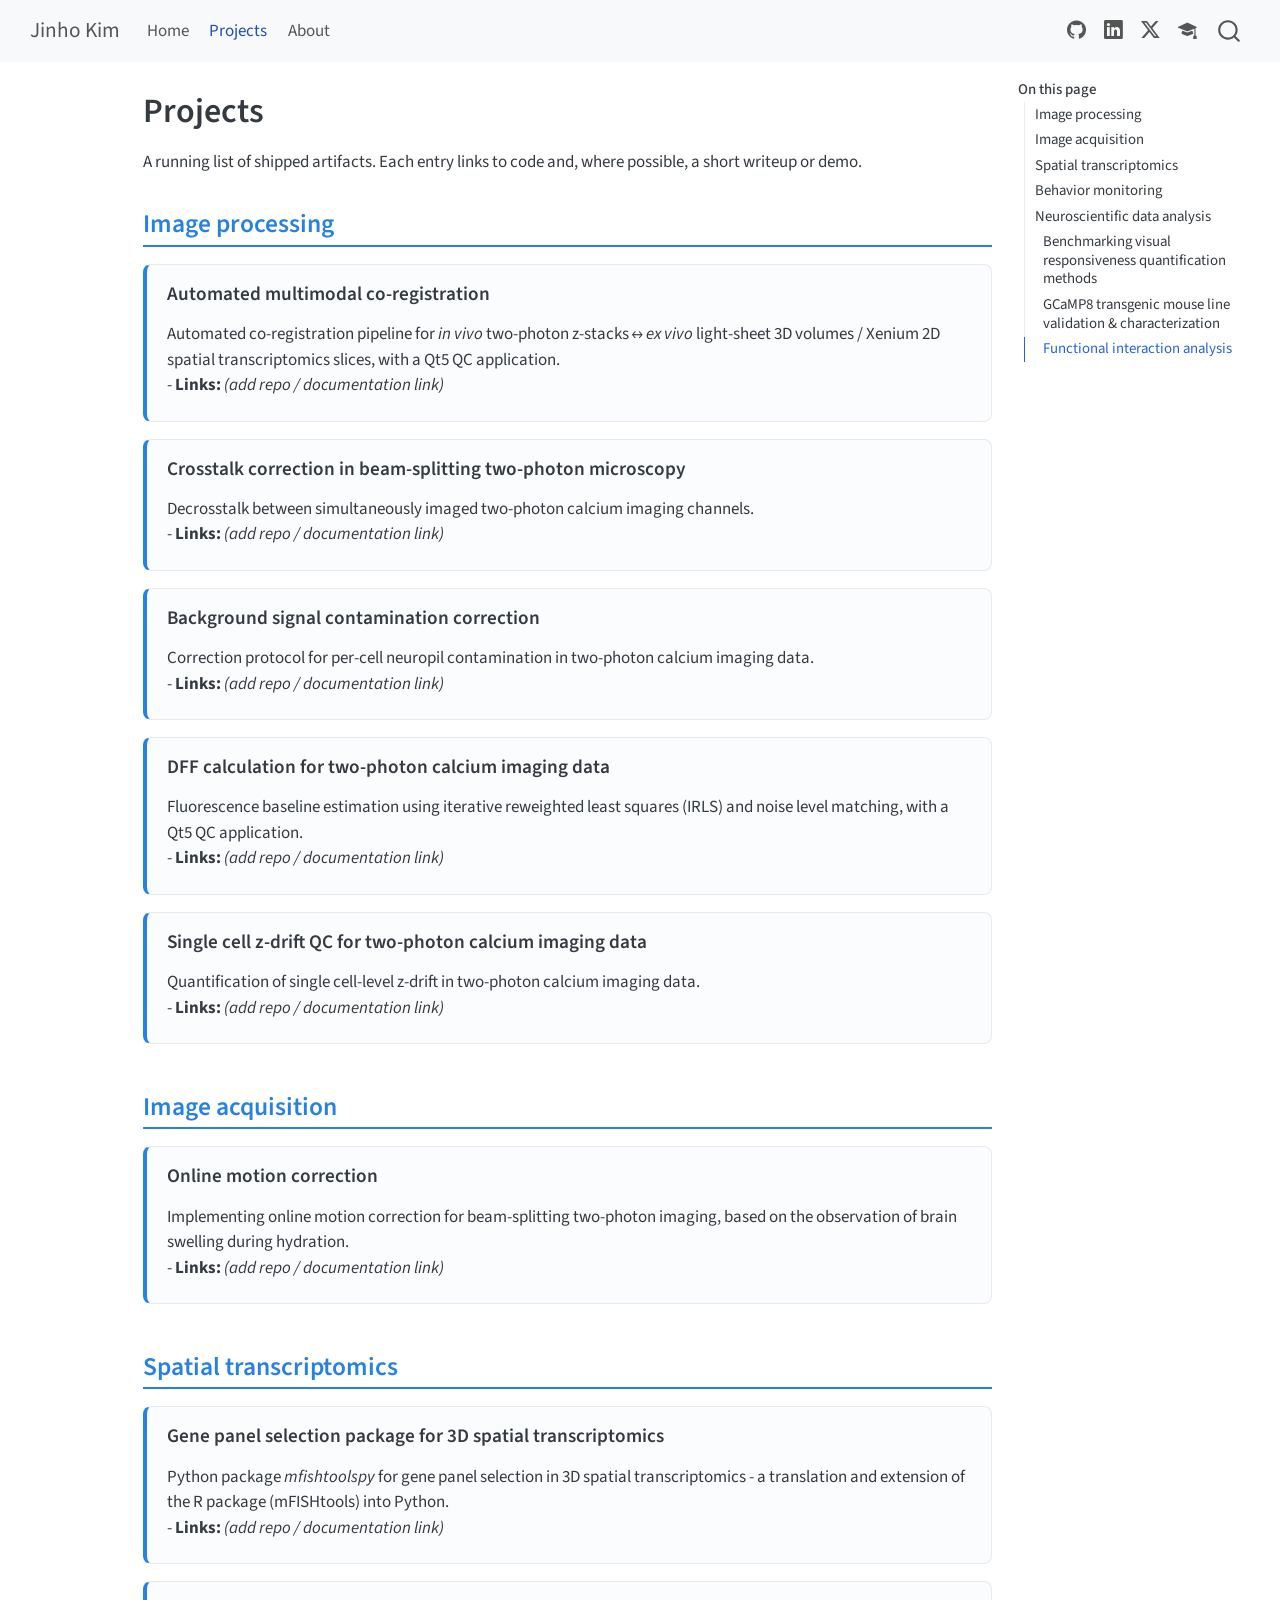
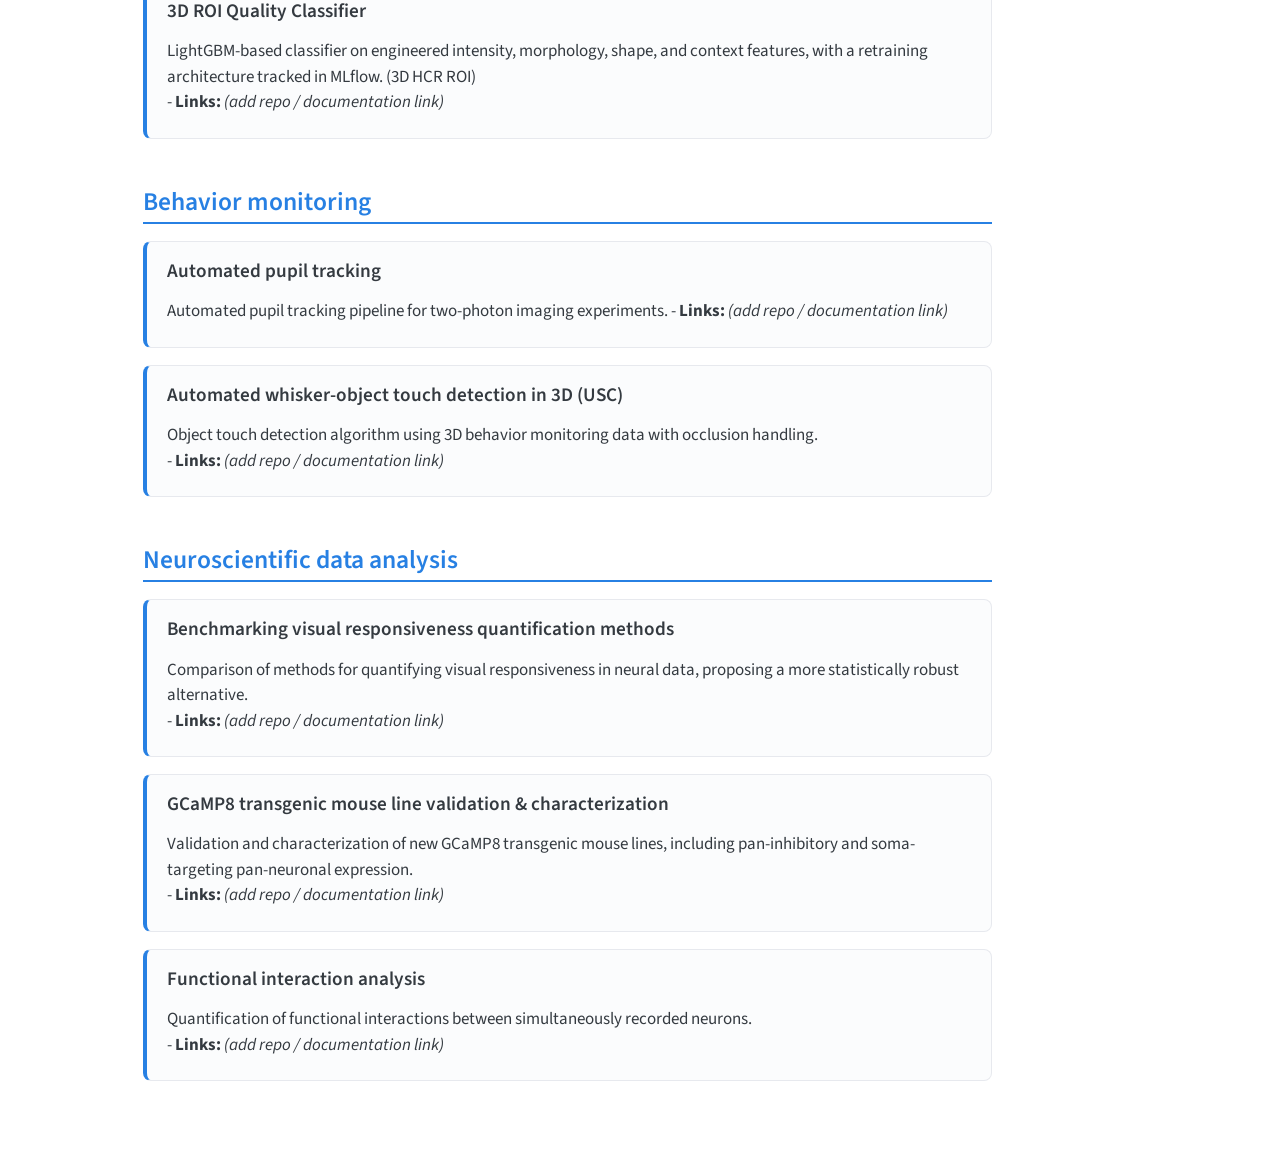
<file: projects.html>
<!DOCTYPE html>
<html xmlns="http://www.w3.org/1999/xhtml" lang="en" xml:lang="en"><head>

<meta charset="utf-8">
<meta name="generator" content="quarto-1.10.18">

<meta name="viewport" content="width=device-width, initial-scale=1.0, user-scalable=yes">


<title>Projects – Jinho Kim</title>
<style>
/* Default styles provided by pandoc.
** See https://pandoc.org/MANUAL.html#variables-for-html for config info.
*/
span.smallcaps{font-variant: small-caps;}
div.columns{display: flex; gap: 1.5em;}
div.column{flex: auto;}
@media screen {
div.columns{gap: min(4vw, 1.5em);}
div.column{overflow-x: auto;}
}
div.hanging-indent{margin-left: 1.5em; text-indent: -1.5em;}
ul.task-list{list-style: none;}
ul.task-list li input[type="checkbox"] {
  width: 0.8em;
  margin: 0 0.8em 0.2em -1em; /* quarto-specific, see https://github.com/quarto-dev/quarto-cli/issues/4556 */ 
  vertical-align: middle;
}
</style>


<script src="site_libs/quarto-nav/quarto-nav.js"></script>
<script src="site_libs/quarto-nav/headroom.min.js"></script>
<script src="site_libs/clipboard/clipboard.min.js"></script>
<script src="site_libs/quarto-search/autocomplete.umd.js"></script>
<script src="site_libs/quarto-search/fuse.min.js"></script>
<script src="site_libs/quarto-search/quarto-search.js"></script>
<meta name="quarto:offset" content="./">
<script src="site_libs/quarto-html/quarto.js" type="module"></script>
<script src="site_libs/quarto-html/tabsets/tabsets.js" type="module"></script>
<script src="site_libs/quarto-html/popper.min.js"></script>
<script src="site_libs/quarto-html/tippy.umd.min.js"></script>
<script src="site_libs/quarto-html/anchor.min.js"></script>
<link href="site_libs/quarto-html/tippy.css" rel="stylesheet">
<link href="site_libs/quarto-html/quarto-syntax-highlighting-64a204ab8560d761af7679ceaba22944.css" rel="stylesheet" id="quarto-text-highlighting-styles">
<script src="site_libs/bootstrap/bootstrap.min.js"></script>
<link href="site_libs/bootstrap/bootstrap-icons.css" rel="stylesheet">
<link href="site_libs/bootstrap/bootstrap-c9cd6a6c384a00c1108c2fbf891553a7.min.css" rel="stylesheet" append-hash="true" id="quarto-bootstrap" data-mode="light">
<script id="quarto-search-options" type="application/json">{
  "location": "navbar",
  "copy-button": false,
  "collapse-after": 3,
  "panel-placement": "end",
  "type": "overlay",
  "limit": 50,
  "keyboard-shortcut": [
    "f",
    "/",
    "s"
  ],
  "show-item-context": false,
  "language": {
    "search-no-results-text": "No results",
    "search-matching-documents-text": "matching documents",
    "search-copy-link-title": "Copy link to search",
    "search-hide-matches-text": "Hide additional matches",
    "search-more-match-text": "more match in this document",
    "search-more-matches-text": "more matches in this document",
    "search-clear-button-title": "Clear",
    "search-text-placeholder": "",
    "search-detached-cancel-button-title": "Cancel",
    "search-submit-button-title": "Submit",
    "search-label": "Search"
  }
}</script>


<link rel="stylesheet" href="styles.css">
</head>

<body class="nav-fixed quarto-light">

<div id="quarto-search-results"></div>
  <header id="quarto-header" class="headroom fixed-top">
    <nav class="navbar navbar-expand-lg " data-bs-theme="dark">
      <div class="navbar-container container-fluid">
      <div class="navbar-brand-container mx-auto">
    <a class="navbar-brand" href="./index.html">
    <span class="navbar-title">Jinho Kim</span>
    </a>
  </div>
            <div id="quarto-search" class="" title="Search"></div>
          <button class="navbar-toggler" type="button" data-bs-toggle="collapse" data-bs-target="#navbarCollapse" aria-controls="navbarCollapse" role="menu" aria-expanded="false" aria-label="Toggle navigation" onclick="if (window.quartoToggleHeadroom) { window.quartoToggleHeadroom(); }">
  <span class="navbar-toggler-icon"></span>
</button>
          <div class="collapse navbar-collapse" id="navbarCollapse">
            <ul class="navbar-nav navbar-nav-scroll me-auto">
  <li class="nav-item">
    <a class="nav-link" href="./index.html"> 
<span class="menu-text">Home</span></a>
  </li>  
  <li class="nav-item">
    <a class="nav-link active" href="./projects.html" aria-current="page"> 
<span class="menu-text">Projects</span></a>
  </li>  
  <li class="nav-item">
    <a class="nav-link" href="./about.html"> 
<span class="menu-text">About</span></a>
  </li>  
</ul>
            <ul class="navbar-nav navbar-nav-scroll ms-auto">
  <li class="nav-item compact">
    <a class="nav-link" href="https://github.com/jkim0731/"> <i class="bi bi-github" role="img" aria-label="GitHub">
</i> 
<span class="menu-text"></span></a>
  </li>  
  <li class="nav-item compact">
    <a class="nav-link" href="https://www.linkedin.com/in/jinho-kim-548a447/"> <i class="bi bi-linkedin" role="img" aria-label="LinkedIn">
</i> 
<span class="menu-text"></span></a>
  </li>  
  <li class="nav-item compact">
    <a class="nav-link" href="https://x.com/jkimkj"> <i class="bi bi-twitter-x" role="img" aria-label="X (Twitter)">
</i> 
<span class="menu-text"></span></a>
  </li>  
  <li class="nav-item compact">
    <a class="nav-link" href="https://scholar.google.com/citations?user=IcxEW8YAAAAJ&amp;hl=en"> <i class="bi bi-mortarboard-fill" role="img" aria-label="Google Scholar">
</i> 
<span class="menu-text"></span></a>
  </li>  
</ul>
          </div> <!-- /navcollapse -->
            <div class="quarto-navbar-tools">
</div>
      </div> <!-- /container-fluid -->
    </nav>
</header>
<!-- content -->
<div id="quarto-content" class="quarto-container page-columns page-rows-contents page-layout-article page-navbar">
<!-- sidebar -->
<!-- margin-sidebar -->
    <div id="quarto-margin-sidebar" class="sidebar margin-sidebar">
        <nav id="TOC" role="doc-toc" class="toc-active">
    <h2 id="toc-title">On this page</h2>
   
  <ul>
  <li><a href="#image-processing" id="toc-image-processing" class="nav-link active" data-scroll-target="#image-processing">Image processing</a>
  <ul class="collapse">
  <li><a href="#automated-multimodal-co-registration" id="toc-automated-multimodal-co-registration" class="nav-link" data-scroll-target="#automated-multimodal-co-registration">Automated multimodal co-registration</a></li>
  <li><a href="#crosstalk-correction-in-beam-splitting-two-photon-microscopy" id="toc-crosstalk-correction-in-beam-splitting-two-photon-microscopy" class="nav-link" data-scroll-target="#crosstalk-correction-in-beam-splitting-two-photon-microscopy">Crosstalk correction in beam-splitting two-photon microscopy</a></li>
  <li><a href="#background-signal-contamination-correction" id="toc-background-signal-contamination-correction" class="nav-link" data-scroll-target="#background-signal-contamination-correction">Background signal contamination correction</a></li>
  <li><a href="#dff-calculation-for-two-photon-calcium-imaging-data" id="toc-dff-calculation-for-two-photon-calcium-imaging-data" class="nav-link" data-scroll-target="#dff-calculation-for-two-photon-calcium-imaging-data">DFF calculation for two-photon calcium imaging data</a></li>
  <li><a href="#single-cell-z-drift-qc-for-two-photon-calcium-imaging-data" id="toc-single-cell-z-drift-qc-for-two-photon-calcium-imaging-data" class="nav-link" data-scroll-target="#single-cell-z-drift-qc-for-two-photon-calcium-imaging-data">Single cell z-drift QC for two-photon calcium imaging data</a></li>
  </ul></li>
  <li><a href="#image-acquisition" id="toc-image-acquisition" class="nav-link" data-scroll-target="#image-acquisition">Image acquisition</a>
  <ul class="collapse">
  <li><a href="#online-motion-correction" id="toc-online-motion-correction" class="nav-link" data-scroll-target="#online-motion-correction">Online motion correction</a></li>
  </ul></li>
  <li><a href="#spatial-transcriptomics" id="toc-spatial-transcriptomics" class="nav-link" data-scroll-target="#spatial-transcriptomics">Spatial transcriptomics</a>
  <ul class="collapse">
  <li><a href="#gene-panel-selection-package-for-3d-spatial-transcriptomics" id="toc-gene-panel-selection-package-for-3d-spatial-transcriptomics" class="nav-link" data-scroll-target="#gene-panel-selection-package-for-3d-spatial-transcriptomics">Gene panel selection package for 3D spatial transcriptomics</a></li>
  <li><a href="#d-roi-quality-classifier" id="toc-d-roi-quality-classifier" class="nav-link" data-scroll-target="#d-roi-quality-classifier">3D ROI Quality Classifier</a></li>
  </ul></li>
  <li><a href="#behavior-monitoring" id="toc-behavior-monitoring" class="nav-link" data-scroll-target="#behavior-monitoring">Behavior monitoring</a>
  <ul class="collapse">
  <li><a href="#automated-pupil-tracking" id="toc-automated-pupil-tracking" class="nav-link" data-scroll-target="#automated-pupil-tracking">Automated pupil tracking</a></li>
  <li><a href="#automated-whisker-object-touch-detection-in-3d-usc" id="toc-automated-whisker-object-touch-detection-in-3d-usc" class="nav-link" data-scroll-target="#automated-whisker-object-touch-detection-in-3d-usc">Automated whisker-object touch detection in 3D (USC)</a></li>
  </ul></li>
  <li><a href="#neuroscientific-data-analysis" id="toc-neuroscientific-data-analysis" class="nav-link" data-scroll-target="#neuroscientific-data-analysis">Neuroscientific data analysis</a>
  <ul class="collapse">
  <li><a href="#benchmarking-visual-responsiveness-quantification-methods" id="toc-benchmarking-visual-responsiveness-quantification-methods" class="nav-link" data-scroll-target="#benchmarking-visual-responsiveness-quantification-methods">Benchmarking visual responsiveness quantification methods</a></li>
  <li><a href="#gcamp8-transgenic-mouse-line-validation-characterization" id="toc-gcamp8-transgenic-mouse-line-validation-characterization" class="nav-link" data-scroll-target="#gcamp8-transgenic-mouse-line-validation-characterization">GCaMP8 transgenic mouse line validation &amp; characterization</a></li>
  <li><a href="#functional-interaction-analysis" id="toc-functional-interaction-analysis" class="nav-link" data-scroll-target="#functional-interaction-analysis">Functional interaction analysis</a></li>
  </ul></li>
  </ul>
</nav>
    </div>
<!-- main -->
<main class="content" id="quarto-document-content">

<header id="title-block-header" class="quarto-title-block default">
<div class="quarto-title">
<h1 class="title">Projects</h1>
</div>



<div class="quarto-title-meta">

    
  
    
  </div>
  


</header>


<style>
/* Projects page: make category sections and project entries visually distinct */
section.level1 > h1 {
  color: var(--bs-primary);
  border-bottom: 2px solid var(--bs-primary);
  padding-bottom: .3rem;
  margin-top: 2.8rem;
  font-size: 1.5rem;
  font-weight: 600;
}
section.level1:first-of-type > h1 { margin-top: 1.2rem; }

section.level2 {
  border: 1px solid #e7e9ee;
  border-left: 4px solid var(--bs-primary);
  border-radius: 8px;
  padding: .85rem 1.15rem;
  margin: 1rem 0;
  background: #fbfcfd;
  transition: box-shadow .15s ease;
}
section.level2:hover { box-shadow: 0 3px 14px rgba(0,0,0,.08); }
section.level2 > h2 {
  margin-top: .15rem;
  margin-bottom: .45rem;
  font-size: 1.13rem;
  border-bottom: none;
}
section.level2 p { margin-bottom: .45rem; }
section.level2 ul { margin-bottom: .15rem; }
</style>
<p>A running list of shipped artifacts. Each entry links to code and, where possible, a short writeup or demo.</p>
<section id="image-processing" class="level1">
<h1>Image processing</h1>
<section id="automated-multimodal-co-registration" class="level2">
<h2 class="anchored" data-anchor-id="automated-multimodal-co-registration">Automated multimodal co-registration</h2>
<p>Automated co-registration pipeline for <em>in vivo</em> two-photon z-stacks ↔︎ <em>ex vivo</em> light-sheet 3D volumes / Xenium 2D spatial transcriptomics slices, with a Qt5 QC application. <br> - <strong>Links:</strong> <em>(add repo / documentation link)</em></p>
</section>
<section id="crosstalk-correction-in-beam-splitting-two-photon-microscopy" class="level2">
<h2 class="anchored" data-anchor-id="crosstalk-correction-in-beam-splitting-two-photon-microscopy">Crosstalk correction in beam-splitting two-photon microscopy</h2>
<p>Decrosstalk between simultaneously imaged two-photon calcium imaging channels. <br> - <strong>Links:</strong> <em>(add repo / documentation link)</em></p>
</section>
<section id="background-signal-contamination-correction" class="level2">
<h2 class="anchored" data-anchor-id="background-signal-contamination-correction">Background signal contamination correction</h2>
<p>Correction protocol for per-cell neuropil contamination in two-photon calcium imaging data. <br> - <strong>Links:</strong> <em>(add repo / documentation link)</em></p>
</section>
<section id="dff-calculation-for-two-photon-calcium-imaging-data" class="level2">
<h2 class="anchored" data-anchor-id="dff-calculation-for-two-photon-calcium-imaging-data">DFF calculation for two-photon calcium imaging data</h2>
<p>Fluorescence baseline estimation using iterative reweighted least squares (IRLS) and noise level matching, with a Qt5 QC application. <br> - <strong>Links:</strong> <em>(add repo / documentation link)</em></p>
</section>
<section id="single-cell-z-drift-qc-for-two-photon-calcium-imaging-data" class="level2">
<h2 class="anchored" data-anchor-id="single-cell-z-drift-qc-for-two-photon-calcium-imaging-data">Single cell z-drift QC for two-photon calcium imaging data</h2>
<p>Quantification of single cell-level z-drift in two-photon calcium imaging data. <br> - <strong>Links:</strong> <em>(add repo / documentation link)</em></p>
</section>
</section>
<section id="image-acquisition" class="level1">
<h1>Image acquisition</h1>
<section id="online-motion-correction" class="level2">
<h2 class="anchored" data-anchor-id="online-motion-correction">Online motion correction</h2>
<p>Implementing online motion correction for beam-splitting two-photon imaging, based on the observation of brain swelling during hydration. <br> - <strong>Links:</strong> <em>(add repo / documentation link)</em></p>
</section>
</section>
<section id="spatial-transcriptomics" class="level1">
<h1>Spatial transcriptomics</h1>
<section id="gene-panel-selection-package-for-3d-spatial-transcriptomics" class="level2">
<h2 class="anchored" data-anchor-id="gene-panel-selection-package-for-3d-spatial-transcriptomics">Gene panel selection package for 3D spatial transcriptomics</h2>
<p>Python package <em>mfishtoolspy</em> for gene panel selection in 3D spatial transcriptomics - a translation and extension of the R package (mFISHtools) into Python. <br> - <strong>Links:</strong> <em>(add repo / documentation link)</em></p>
</section>
<section id="d-roi-quality-classifier" class="level2">
<h2 class="anchored" data-anchor-id="d-roi-quality-classifier">3D ROI Quality Classifier</h2>
<p>LightGBM-based classifier on engineered intensity, morphology, shape, and context features, with a retraining architecture tracked in MLflow. (3D HCR ROI) <br> - <strong>Links:</strong> <em>(add repo / documentation link)</em></p>
</section>
</section>
<section id="behavior-monitoring" class="level1">
<h1>Behavior monitoring</h1>
<section id="automated-pupil-tracking" class="level2">
<h2 class="anchored" data-anchor-id="automated-pupil-tracking">Automated pupil tracking</h2>
<p>Automated pupil tracking pipeline for two-photon imaging experiments. - <strong>Links:</strong> <em>(add repo / documentation link)</em></p>
</section>
<section id="automated-whisker-object-touch-detection-in-3d-usc" class="level2">
<h2 class="anchored" data-anchor-id="automated-whisker-object-touch-detection-in-3d-usc">Automated whisker-object touch detection in 3D (USC)</h2>
<p>Object touch detection algorithm using 3D behavior monitoring data with occlusion handling. <br> - <strong>Links:</strong> <em>(add repo / documentation link)</em></p>
</section>
</section>
<section id="neuroscientific-data-analysis" class="level1">
<h1>Neuroscientific data analysis</h1>
<section id="benchmarking-visual-responsiveness-quantification-methods" class="level2">
<h2 class="anchored" data-anchor-id="benchmarking-visual-responsiveness-quantification-methods">Benchmarking visual responsiveness quantification methods</h2>
<p>Comparison of methods for quantifying visual responsiveness in neural data, proposing a more statistically robust alternative. <br> - <strong>Links:</strong> <em>(add repo / documentation link)</em></p>
</section>
<section id="gcamp8-transgenic-mouse-line-validation-characterization" class="level2">
<h2 class="anchored" data-anchor-id="gcamp8-transgenic-mouse-line-validation-characterization">GCaMP8 transgenic mouse line validation &amp; characterization</h2>
<p>Validation and characterization of new GCaMP8 transgenic mouse lines, including pan-inhibitory and soma-targeting pan-neuronal expression. <br> - <strong>Links:</strong> <em>(add repo / documentation link)</em></p>
</section>
<section id="functional-interaction-analysis" class="level2">
<h2 class="anchored" data-anchor-id="functional-interaction-analysis">Functional interaction analysis</h2>
<p>Quantification of functional interactions between simultaneously recorded neurons. <br> - <strong>Links:</strong> <em>(add repo / documentation link)</em></p>
<!--
Template for a new entry:

## Project Name

One or two sentences on what it does and the concrete result (a number is better than an adjective).
- **Links:** repo · writeup · demo
-->


</section>
</section>

</main> <!-- /main -->
<script id="quarto-html-after-body" type="application/javascript">
  window.document.addEventListener("DOMContentLoaded", function (event) {
    const icon = "";
    const anchorJS = new window.AnchorJS();
    anchorJS.options = {
      placement: 'right',
      icon: icon
    };
    anchorJS.add('.anchored');
    const isCodeAnnotation = (el) => {
      for (const clz of el.classList) {
        if (clz.startsWith('code-annotation-')) {                     
          return true;
        }
      }
      return false;
    }
    const onCopySuccess = function(e) {
      // button target
      const button = e.trigger;
      // don't keep focus
      button.blur();
      // flash "checked"
      button.classList.add('code-copy-button-checked');
      var currentTitle = button.getAttribute("title");
      button.setAttribute("title", "Copied!");
      let tooltip;
      if (window.bootstrap) {
        button.setAttribute("data-bs-toggle", "tooltip");
        button.setAttribute("data-bs-placement", "left");
        button.setAttribute("data-bs-title", "Copied!");
        tooltip = new bootstrap.Tooltip(button, 
          { trigger: "manual", 
            customClass: "code-copy-button-tooltip",
            offset: [0, -8]});
        tooltip.show();    
      }
      setTimeout(function() {
        if (tooltip) {
          tooltip.hide();
          button.removeAttribute("data-bs-title");
          button.removeAttribute("data-bs-toggle");
          button.removeAttribute("data-bs-placement");
        }
        button.setAttribute("title", currentTitle);
        button.classList.remove('code-copy-button-checked');
      }, 1000);
      // clear code selection
      e.clearSelection();
    }
    const getTextToCopy = function(trigger) {
      const outerScaffold = trigger.parentElement.cloneNode(true);
      const codeEl = outerScaffold.querySelector('code');
      for (const childEl of codeEl.children) {
        if (isCodeAnnotation(childEl)) {
          childEl.remove();
        }
      }
      return codeEl.innerText;
    }
    const clipboard = new window.ClipboardJS('.code-copy-button:not([data-in-quarto-modal])', {
      text: getTextToCopy
    });
    clipboard.on('success', onCopySuccess);
    if (window.document.getElementById('quarto-embedded-source-code-modal')) {
      const clipboardModal = new window.ClipboardJS('.code-copy-button[data-in-quarto-modal]', {
        text: getTextToCopy,
        container: window.document.getElementById('quarto-embedded-source-code-modal')
      });
      clipboardModal.on('success', onCopySuccess);
    }
      var localhostRegex = new RegExp(/^(?:http|https):\/\/localhost\:?[0-9]*\//);
      var mailtoRegex = new RegExp(/^mailto:/);
        var filterRegex = new RegExp("https:\/\/jkim0731\.github\.io\/");
      var isInternal = (href) => {
          return filterRegex.test(href) || localhostRegex.test(href) || mailtoRegex.test(href);
      }
      // Inspect non-navigation links and adorn them if external
     var links = window.document.querySelectorAll('a[href]:not(.nav-link):not(.navbar-brand):not(.toc-action):not(.sidebar-link):not(.sidebar-item-toggle):not(.pagination-link):not(.no-external):not([aria-hidden]):not(.dropdown-item):not(.quarto-navigation-tool):not(.about-link)');
      for (var i=0; i<links.length; i++) {
        const link = links[i];
        if (!isInternal(link.href)) {
          // undo the damage that might have been done by quarto-nav.js in the case of
          // links that we want to consider external
          if (link.dataset.originalHref !== undefined) {
            link.href = link.dataset.originalHref;
          }
        }
      }
    function tippyHover(el, contentFn, onTriggerFn, onUntriggerFn) {
      const config = {
        allowHTML: true,
        maxWidth: 500,
        delay: 100,
        arrow: false,
        appendTo: function(el) {
            return el.parentElement;
        },
        interactive: true,
        interactiveBorder: 10,
        theme: 'quarto',
        placement: 'bottom-start',
      };
      if (contentFn) {
        config.content = contentFn;
      }
      if (onTriggerFn) {
        config.onTrigger = onTriggerFn;
      }
      if (onUntriggerFn) {
        config.onUntrigger = onUntriggerFn;
      }
      window.tippy(el, config); 
    }
    const noterefs = window.document.querySelectorAll('a[role="doc-noteref"]');
    for (var i=0; i<noterefs.length; i++) {
      const ref = noterefs[i];
      tippyHover(ref, function() {
        // use id or data attribute instead here
        let href = ref.getAttribute('data-footnote-href') || ref.getAttribute('href');
        try { href = new URL(href).hash; } catch {}
        const id = href.replace(/^#\/?/, "");
        const note = window.document.getElementById(id);
        if (note) {
          return note.innerHTML;
        } else {
          return "";
        }
      });
    }
    const xrefs = window.document.querySelectorAll('a.quarto-xref');
    const processXRef = (id, note) => {
      // Strip column container classes
      const stripColumnClz = (el) => {
        el.classList.remove("page-full", "page-columns");
        if (el.children) {
          for (const child of el.children) {
            stripColumnClz(child);
          }
        }
      }
      stripColumnClz(note)
      if (id === null || id.startsWith('sec-')) {
        // Special case sections, only their first couple elements
        const container = document.createElement("div");
        if (note.children && note.children.length > 2) {
          container.appendChild(note.children[0].cloneNode(true));
          for (let i = 1; i < note.children.length; i++) {
            const child = note.children[i];
            if (child.tagName === "P" && child.innerText === "") {
              continue;
            } else {
              container.appendChild(child.cloneNode(true));
              break;
            }
          }
          if (window.Quarto?.typesetMath) {
            window.Quarto.typesetMath(container);
          }
          return container.innerHTML
        } else {
          if (window.Quarto?.typesetMath) {
            window.Quarto.typesetMath(note);
          }
          return note.innerHTML;
        }
      } else {
        // Remove any anchor links if they are present
        const anchorLink = note.querySelector('a.anchorjs-link');
        if (anchorLink) {
          anchorLink.remove();
        }
        if (window.Quarto?.typesetMath) {
          window.Quarto.typesetMath(note);
        }
        if (note.classList.contains("callout")) {
          return note.outerHTML;
        } else {
          return note.innerHTML;
        }
      }
    }
    for (var i=0; i<xrefs.length; i++) {
      const xref = xrefs[i];
      tippyHover(xref, undefined, function(instance) {
        instance.disable();
        let url = xref.getAttribute('href');
        let hash = undefined; 
        if (url.startsWith('#')) {
          hash = url;
        } else {
          try { hash = new URL(url).hash; } catch {}
        }
        if (hash) {
          const id = hash.replace(/^#\/?/, "");
          const note = window.document.getElementById(id);
          if (note !== null) {
            try {
              const html = processXRef(id, note.cloneNode(true));
              instance.setContent(html);
            } finally {
              instance.enable();
              instance.show();
            }
          } else {
            // See if we can fetch this
            fetch(url.split('#')[0])
            .then(res => res.text())
            .then(html => {
              const parser = new DOMParser();
              const htmlDoc = parser.parseFromString(html, "text/html");
              const note = htmlDoc.getElementById(id);
              if (note !== null) {
                const html = processXRef(id, note);
                instance.setContent(html);
              } 
            }).finally(() => {
              instance.enable();
              instance.show();
            });
          }
        } else {
          // See if we can fetch a full url (with no hash to target)
          // This is a special case and we should probably do some content thinning / targeting
          fetch(url)
          .then(res => res.text())
          .then(html => {
            const parser = new DOMParser();
            const htmlDoc = parser.parseFromString(html, "text/html");
            const note = htmlDoc.querySelector('main.content');
            if (note !== null) {
              // This should only happen for chapter cross references
              // (since there is no id in the URL)
              // remove the first header
              if (note.children.length > 0 && note.children[0].tagName === "HEADER") {
                note.children[0].remove();
              }
              const html = processXRef(null, note);
              instance.setContent(html);
            } 
          }).finally(() => {
            instance.enable();
            instance.show();
          });
        }
      }, function(instance) {
      });
    }
        let selectedAnnoteEl;
        const selectorForAnnotation = ( cell, annotation) => {
          let cellAttr = 'data-code-cell="' + cell + '"';
          let lineAttr = 'data-code-annotation="' +  annotation + '"';
          const selector = 'span[' + cellAttr + '][' + lineAttr + ']';
          return selector;
        }
        const selectCodeLines = (annoteEl) => {
          const doc = window.document;
          const targetCell = annoteEl.getAttribute("data-target-cell");
          const targetAnnotation = annoteEl.getAttribute("data-target-annotation");
          const annoteSpan = window.document.querySelector(selectorForAnnotation(targetCell, targetAnnotation));
          const lines = annoteSpan.getAttribute("data-code-lines").split(",");
          const lineIds = lines.map((line) => {
            return targetCell + "-" + line;
          })
          let top = null;
          let height = null;
          let parent = null;
          if (lineIds.length > 0) {
              //compute the position of the single el (top and bottom and make a div)
              const el = window.document.getElementById(lineIds[0]);
              top = el.offsetTop;
              height = el.offsetHeight;
              parent = el.parentElement.parentElement;
            if (lineIds.length > 1) {
              const lastEl = window.document.getElementById(lineIds[lineIds.length - 1]);
              const bottom = lastEl.offsetTop + lastEl.offsetHeight;
              height = bottom - top;
            }
            if (top !== null && height !== null && parent !== null) {
              // cook up a div (if necessary) and position it 
              let div = window.document.getElementById("code-annotation-line-highlight");
              if (div === null) {
                div = window.document.createElement("div");
                div.setAttribute("id", "code-annotation-line-highlight");
                div.style.position = 'absolute';
                parent.appendChild(div);
              }
              div.style.top = top - 2 + "px";
              div.style.height = height + 4 + "px";
              div.style.left = 0;
              let gutterDiv = window.document.getElementById("code-annotation-line-highlight-gutter");
              if (gutterDiv === null) {
                gutterDiv = window.document.createElement("div");
                gutterDiv.setAttribute("id", "code-annotation-line-highlight-gutter");
                gutterDiv.style.position = 'absolute';
                const codeCell = window.document.getElementById(targetCell);
                const gutter = codeCell.querySelector('.code-annotation-gutter');
                gutter.appendChild(gutterDiv);
              }
              gutterDiv.style.top = top - 2 + "px";
              gutterDiv.style.height = height + 4 + "px";
            }
            selectedAnnoteEl = annoteEl;
          }
        };
        const unselectCodeLines = () => {
          const elementsIds = ["code-annotation-line-highlight", "code-annotation-line-highlight-gutter"];
          elementsIds.forEach((elId) => {
            const div = window.document.getElementById(elId);
            if (div) {
              div.remove();
            }
          });
          selectedAnnoteEl = undefined;
        };
          // Handle positioning of the toggle
      window.addEventListener(
        "resize",
        throttle(() => {
          elRect = undefined;
          if (selectedAnnoteEl) {
            selectCodeLines(selectedAnnoteEl);
          }
        }, 10)
      );
      function throttle(fn, ms) {
      let throttle = false;
      let timer;
        return (...args) => {
          if(!throttle) { // first call gets through
              fn.apply(this, args);
              throttle = true;
          } else { // all the others get throttled
              if(timer) clearTimeout(timer); // cancel #2
              timer = setTimeout(() => {
                fn.apply(this, args);
                timer = throttle = false;
              }, ms);
          }
        };
      }
        // Attach click handler to the DT
        const annoteDls = window.document.querySelectorAll('dt[data-target-cell]');
        for (const annoteDlNode of annoteDls) {
          annoteDlNode.addEventListener('click', (event) => {
            const clickedEl = event.target;
            if (clickedEl !== selectedAnnoteEl) {
              unselectCodeLines();
              const activeEl = window.document.querySelector('dt[data-target-cell].code-annotation-active');
              if (activeEl) {
                activeEl.classList.remove('code-annotation-active');
              }
              selectCodeLines(clickedEl);
              clickedEl.classList.add('code-annotation-active');
            } else {
              // Unselect the line
              unselectCodeLines();
              clickedEl.classList.remove('code-annotation-active');
            }
          });
        }
    const findCites = (el) => {
      const parentEl = el.parentElement;
      if (parentEl) {
        const cites = parentEl.dataset.cites;
        if (cites) {
          return {
            el,
            cites: cites.split(' ')
          };
        } else {
          return findCites(el.parentElement)
        }
      } else {
        return undefined;
      }
    };
    var bibliorefs = window.document.querySelectorAll('a[role="doc-biblioref"]');
    for (var i=0; i<bibliorefs.length; i++) {
      const ref = bibliorefs[i];
      const citeInfo = findCites(ref);
      if (citeInfo) {
        tippyHover(citeInfo.el, function() {
          var popup = window.document.createElement('div');
          citeInfo.cites.forEach(function(cite) {
            var citeDiv = window.document.createElement('div');
            citeDiv.classList.add('hanging-indent');
            citeDiv.classList.add('csl-entry');
            var biblioDiv = window.document.getElementById('ref-' + cite);
            if (biblioDiv) {
              citeDiv.innerHTML = biblioDiv.innerHTML;
            }
            popup.appendChild(citeDiv);
          });
          return popup.innerHTML;
        });
      }
    }
  });
  </script>
</div> <!-- /content -->




</body></html>
</file>
<file: site_libs/quarto-html/tippy.css>
.tippy-box[data-animation=fade][data-state=hidden]{opacity:0}[data-tippy-root]{max-width:calc(100vw - 10px)}.tippy-box{position:relative;background-color:#333;color:#fff;border-radius:4px;font-size:14px;line-height:1.4;white-space:normal;outline:0;transition-property:transform,visibility,opacity}.tippy-box[data-placement^=top]>.tippy-arrow{bottom:0}.tippy-box[data-placement^=top]>.tippy-arrow:before{bottom:-7px;left:0;border-width:8px 8px 0;border-top-color:initial;transform-origin:center top}.tippy-box[data-placement^=bottom]>.tippy-arrow{top:0}.tippy-box[data-placement^=bottom]>.tippy-arrow:before{top:-7px;left:0;border-width:0 8px 8px;border-bottom-color:initial;transform-origin:center bottom}.tippy-box[data-placement^=left]>.tippy-arrow{right:0}.tippy-box[data-placement^=left]>.tippy-arrow:before{border-width:8px 0 8px 8px;border-left-color:initial;right:-7px;transform-origin:center left}.tippy-box[data-placement^=right]>.tippy-arrow{left:0}.tippy-box[data-placement^=right]>.tippy-arrow:before{left:-7px;border-width:8px 8px 8px 0;border-right-color:initial;transform-origin:center right}.tippy-box[data-inertia][data-state=visible]{transition-timing-function:cubic-bezier(.54,1.5,.38,1.11)}.tippy-arrow{width:16px;height:16px;color:#333}.tippy-arrow:before{content:"";position:absolute;border-color:transparent;border-style:solid}.tippy-content{position:relative;padding:5px 9px;z-index:1}
</file>
<file: site_libs/quarto-html/quarto-syntax-highlighting-64a204ab8560d761af7679ceaba22944.css>
/* quarto syntax highlight colors */
:root {
  --quarto-hl-ot-color: #003B4F;
  --quarto-hl-at-color: #657422;
  --quarto-hl-ss-color: #20794D;
  --quarto-hl-an-color: #5E5E5E;
  --quarto-hl-fu-color: #4758AB;
  --quarto-hl-st-color: #20794D;
  --quarto-hl-cf-color: #003B4F;
  --quarto-hl-op-color: #5E5E5E;
  --quarto-hl-er-color: #AD0000;
  --quarto-hl-bn-color: #AD0000;
  --quarto-hl-al-color: #AD0000;
  --quarto-hl-va-color: #111111;
  --quarto-hl-bu-color: inherit;
  --quarto-hl-ex-color: inherit;
  --quarto-hl-pp-color: #AD0000;
  --quarto-hl-in-color: #5E5E5E;
  --quarto-hl-vs-color: #20794D;
  --quarto-hl-wa-color: #5E5E5E;
  --quarto-hl-do-color: #5E5E5E;
  --quarto-hl-im-color: #00769E;
  --quarto-hl-ch-color: #20794D;
  --quarto-hl-dt-color: #AD0000;
  --quarto-hl-fl-color: #AD0000;
  --quarto-hl-co-color: #5E5E5E;
  --quarto-hl-cv-color: #5E5E5E;
  --quarto-hl-cn-color: #8f5902;
  --quarto-hl-sc-color: #5E5E5E;
  --quarto-hl-dv-color: #AD0000;
  --quarto-hl-kw-color: #003B4F;
}

/* other quarto variables */
:root {
  --quarto-font-monospace: SFMono-Regular, Menlo, Monaco, Consolas, "Liberation Mono", "Courier New", monospace;
}

/* syntax highlight based on Pandoc's rules */
pre > code.sourceCode > span {
  color: #003B4F;
}

code.sourceCode > span {
  color: #003B4F;
}

div.sourceCode,
div.sourceCode pre.sourceCode {
  color: #003B4F;
}

/* Normal */
code span {
  color: #003B4F;
}

/* Alert */
code span.al {
  color: #AD0000;
  font-style: inherit;
}

/* Annotation */
code span.an {
  color: #5E5E5E;
  font-style: inherit;
}

/* Attribute */
code span.at {
  color: #657422;
  font-style: inherit;
}

/* BaseN */
code span.bn {
  color: #AD0000;
  font-style: inherit;
}

/* BuiltIn */
code span.bu {
  font-style: inherit;
}

/* ControlFlow */
code span.cf {
  color: #003B4F;
  font-weight: bold;
  font-style: inherit;
}

/* Char */
code span.ch {
  color: #20794D;
  font-style: inherit;
}

/* Constant */
code span.cn {
  color: #8f5902;
  font-style: inherit;
}

/* Comment */
code span.co {
  color: #5E5E5E;
  font-style: inherit;
}

/* CommentVar */
code span.cv {
  color: #5E5E5E;
  font-style: italic;
}

/* Documentation */
code span.do {
  color: #5E5E5E;
  font-style: italic;
}

/* DataType */
code span.dt {
  color: #AD0000;
  font-style: inherit;
}

/* DecVal */
code span.dv {
  color: #AD0000;
  font-style: inherit;
}

/* Error */
code span.er {
  color: #AD0000;
  font-style: inherit;
}

/* Extension */
code span.ex {
  font-style: inherit;
}

/* Float */
code span.fl {
  color: #AD0000;
  font-style: inherit;
}

/* Function */
code span.fu {
  color: #4758AB;
  font-style: inherit;
}

/* Import */
code span.im {
  color: #00769E;
  font-style: inherit;
}

/* Information */
code span.in {
  color: #5E5E5E;
  font-style: inherit;
}

/* Keyword */
code span.kw {
  color: #003B4F;
  font-weight: bold;
  font-style: inherit;
}

/* Operator */
code span.op {
  color: #5E5E5E;
  font-style: inherit;
}

/* Other */
code span.ot {
  color: #003B4F;
  font-style: inherit;
}

/* Preprocessor */
code span.pp {
  color: #AD0000;
  font-style: inherit;
}

/* SpecialChar */
code span.sc {
  color: #5E5E5E;
  font-style: inherit;
}

/* SpecialString */
code span.ss {
  color: #20794D;
  font-style: inherit;
}

/* String */
code span.st {
  color: #20794D;
  font-style: inherit;
}

/* Variable */
code span.va {
  color: #111111;
  font-style: inherit;
}

/* VerbatimString */
code span.vs {
  color: #20794D;
  font-style: inherit;
}

/* Warning */
code span.wa {
  color: #5E5E5E;
  font-style: italic;
}

.prevent-inlining {
  content: "</";
}

/*# sourceMappingURL=9d8d5bb603a83b8298b89080a598c93b.css.map */
</file>
<file: styles.css>
/* css styles */
</file>
